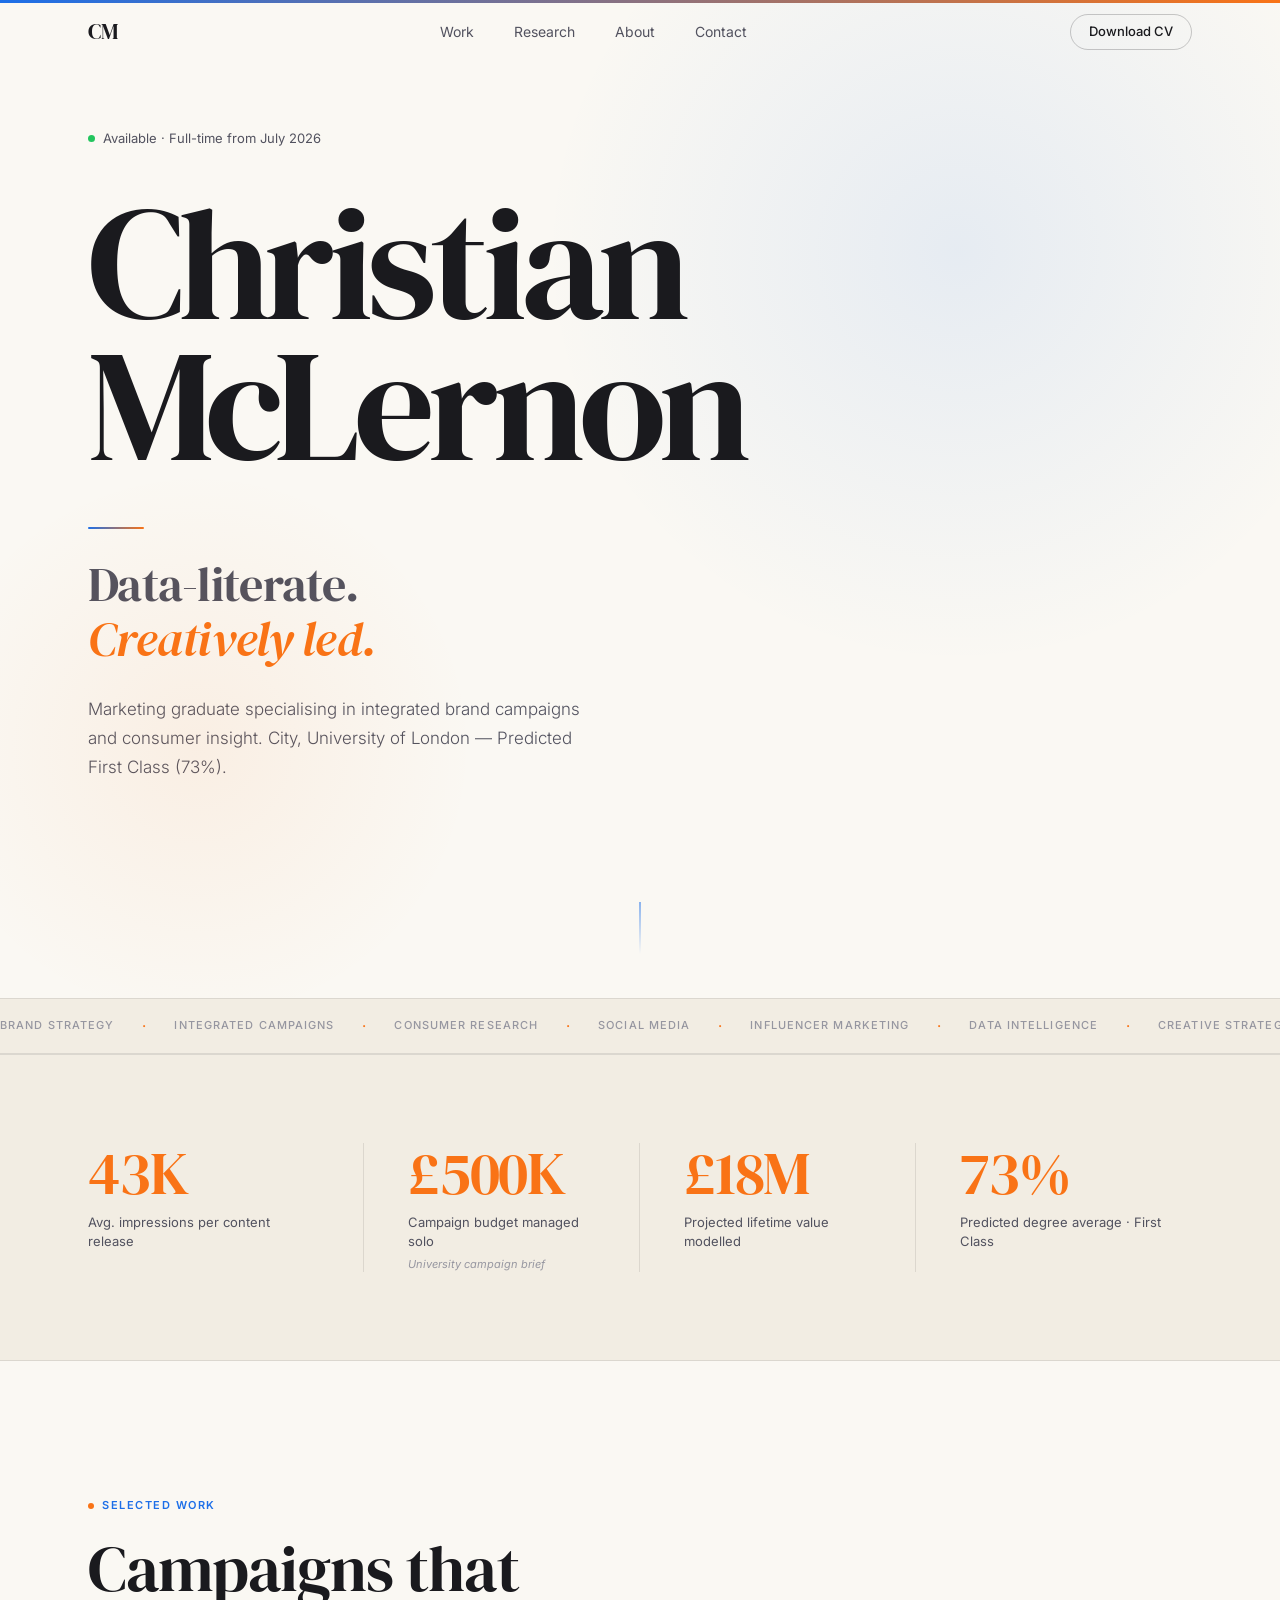
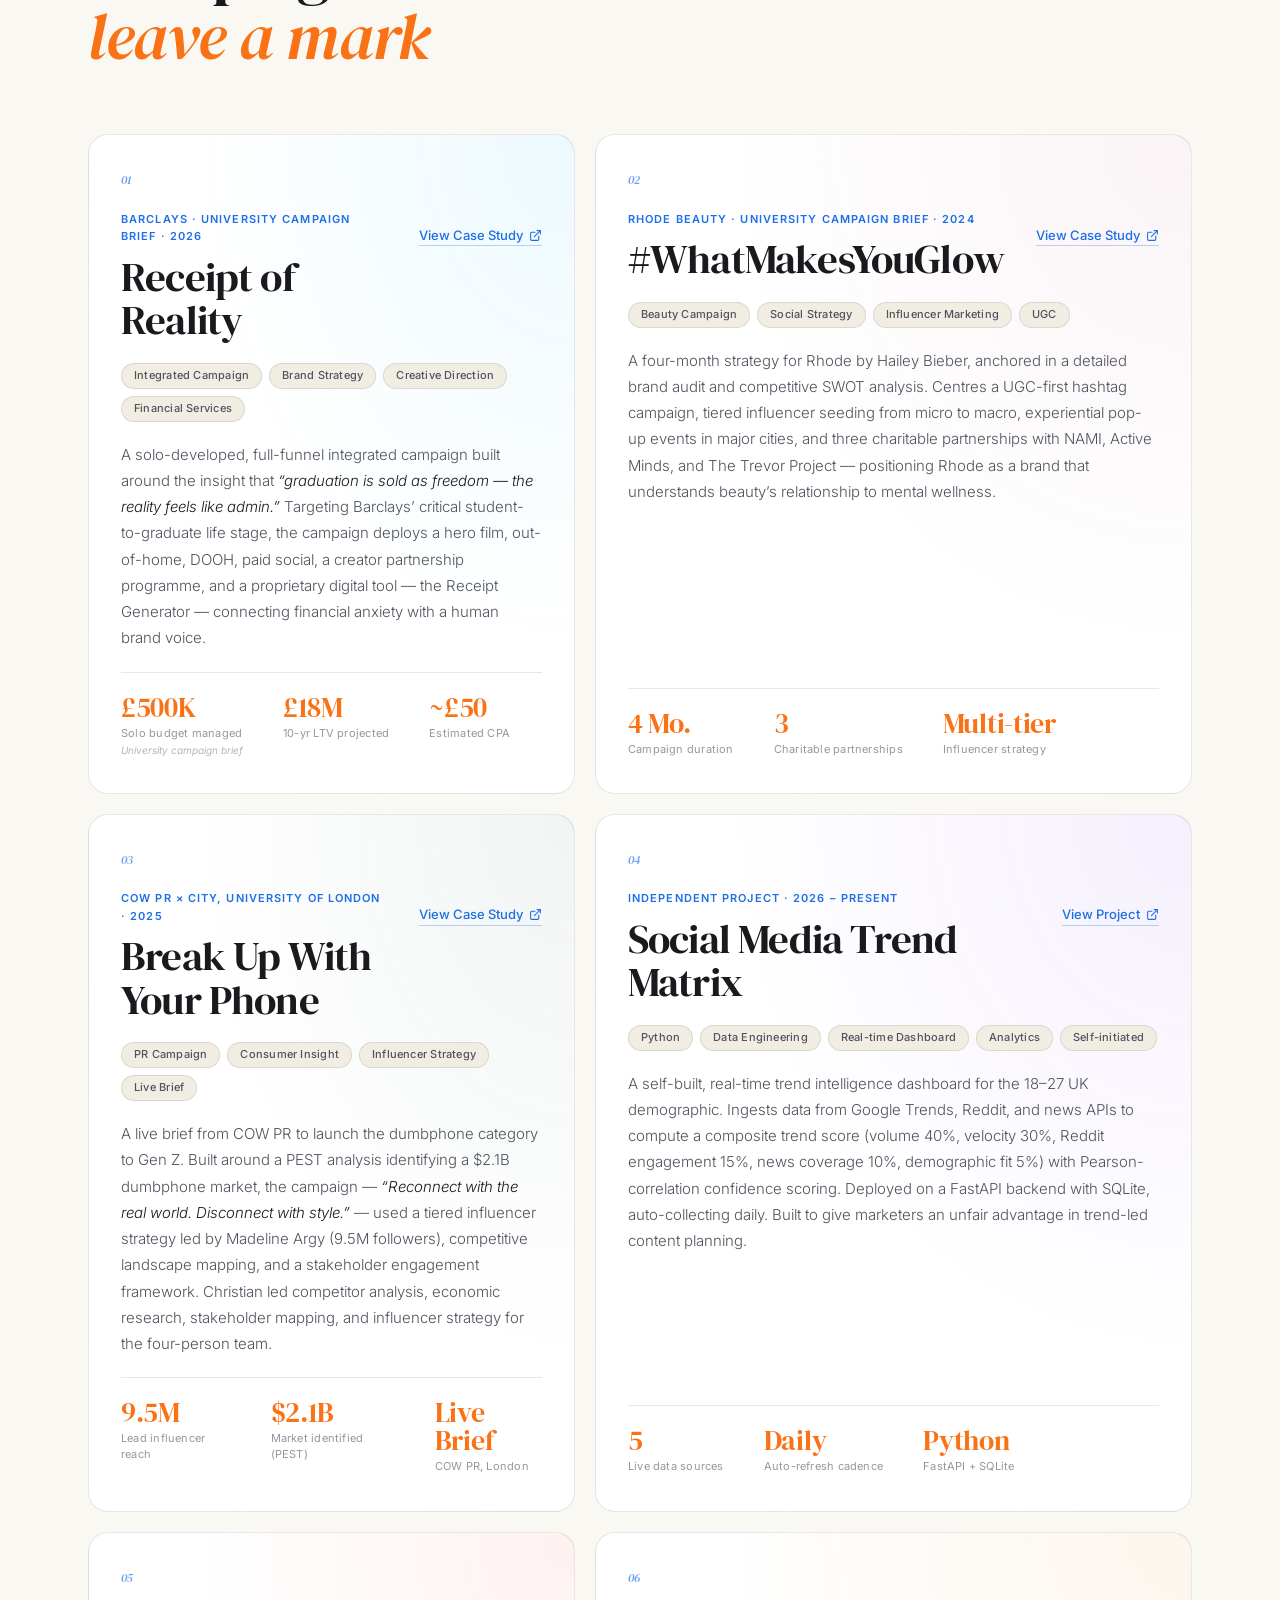
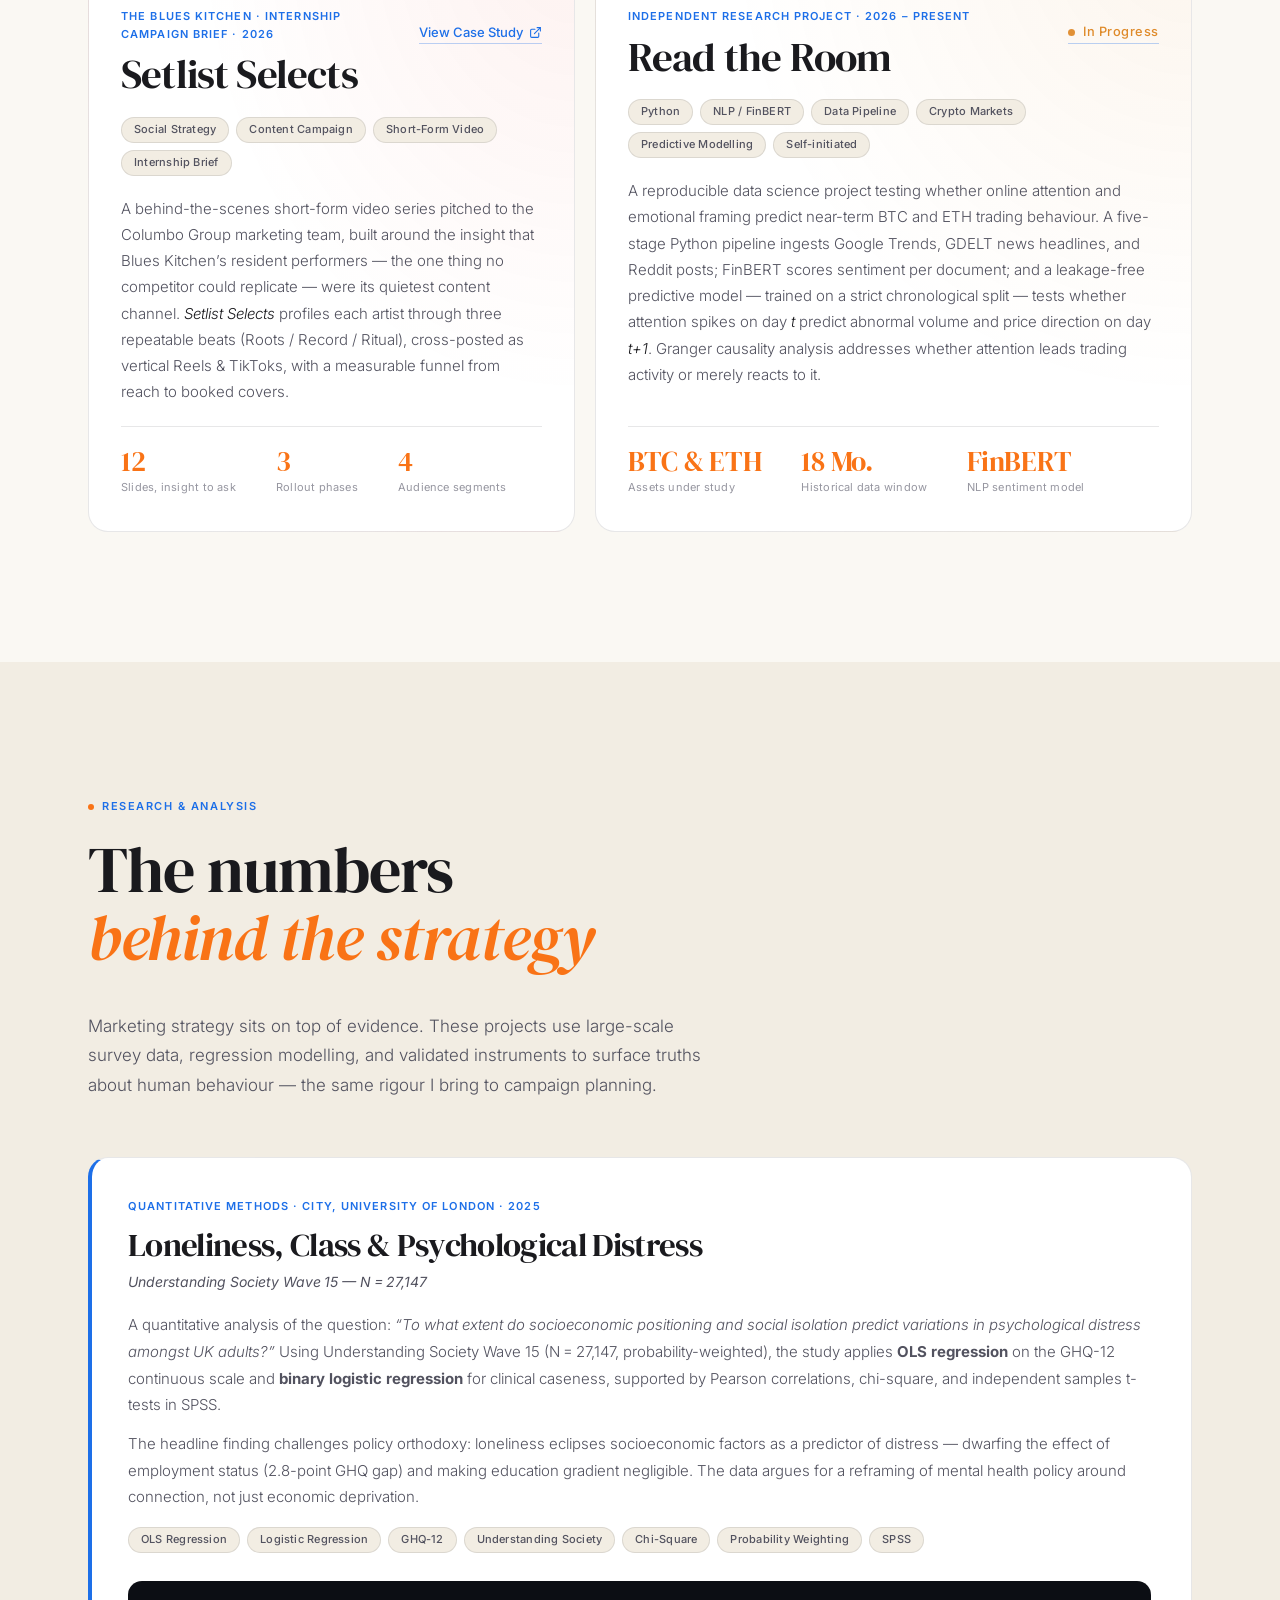
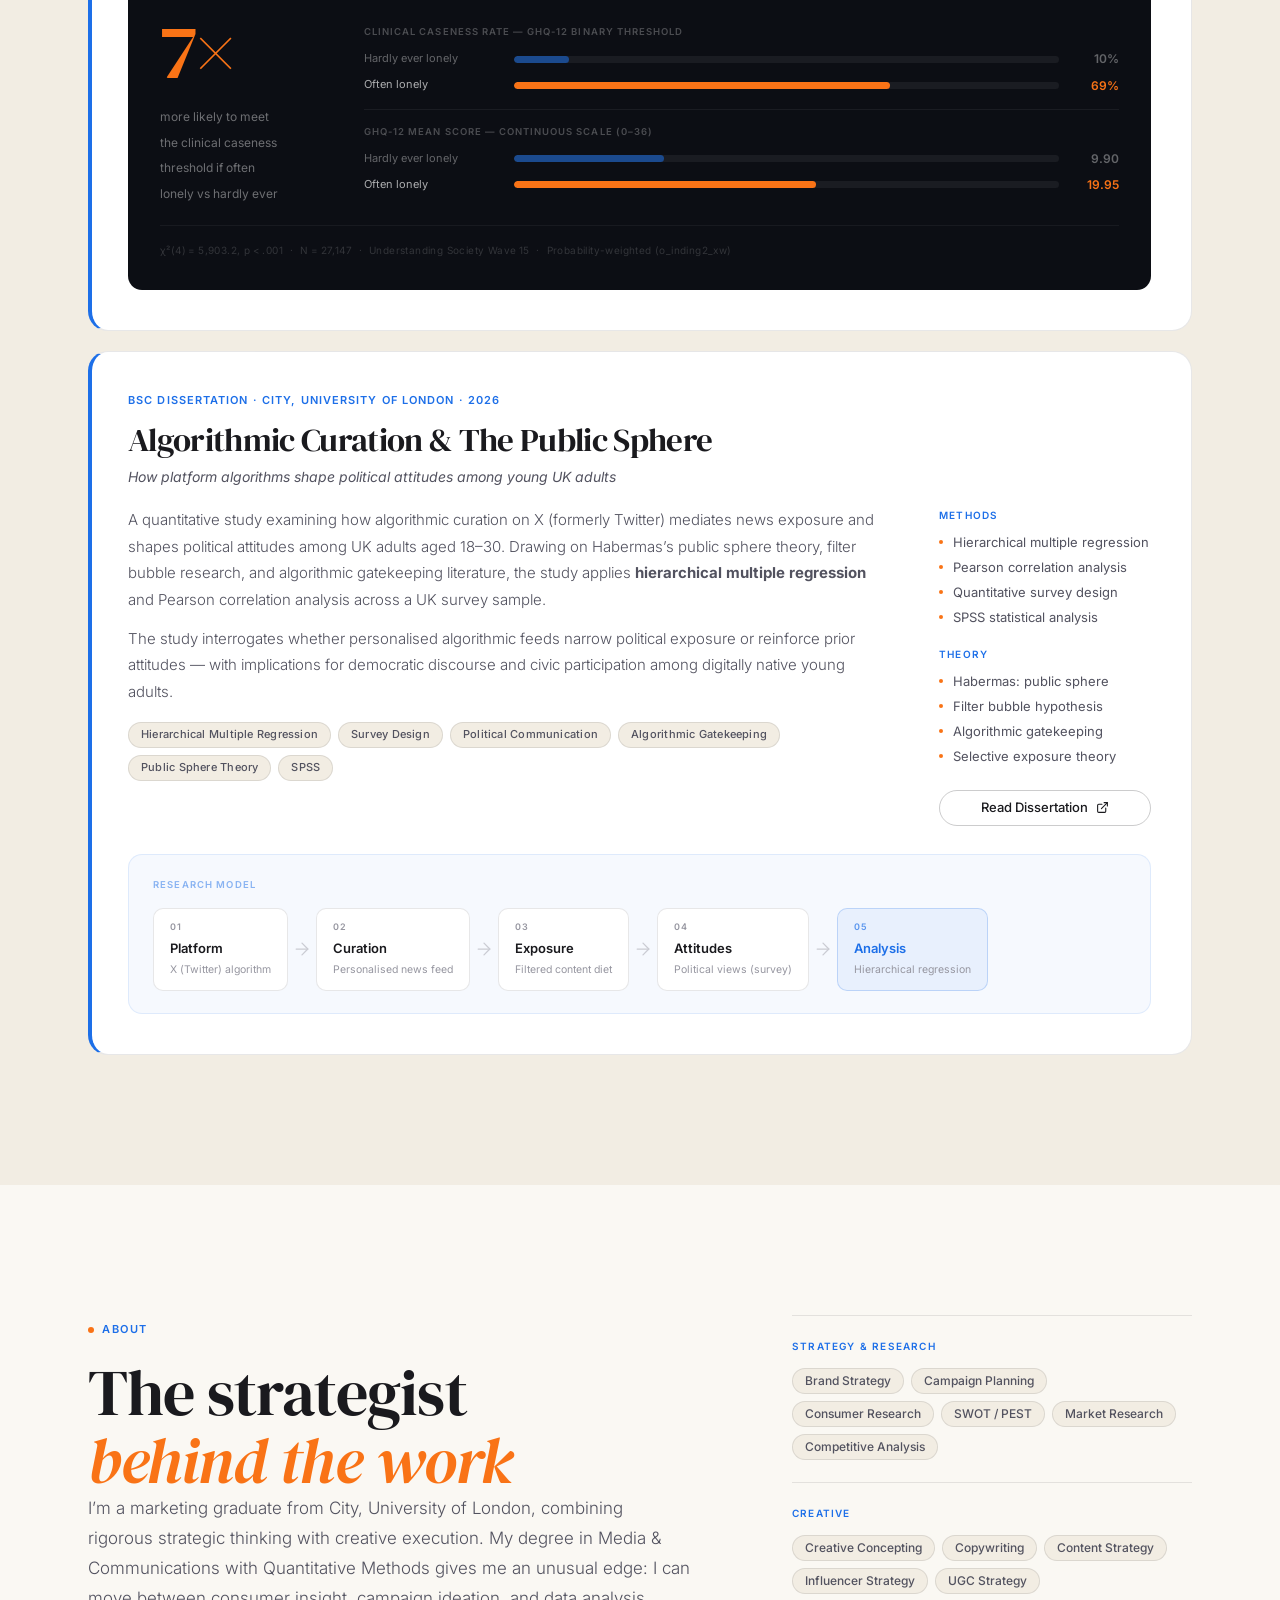
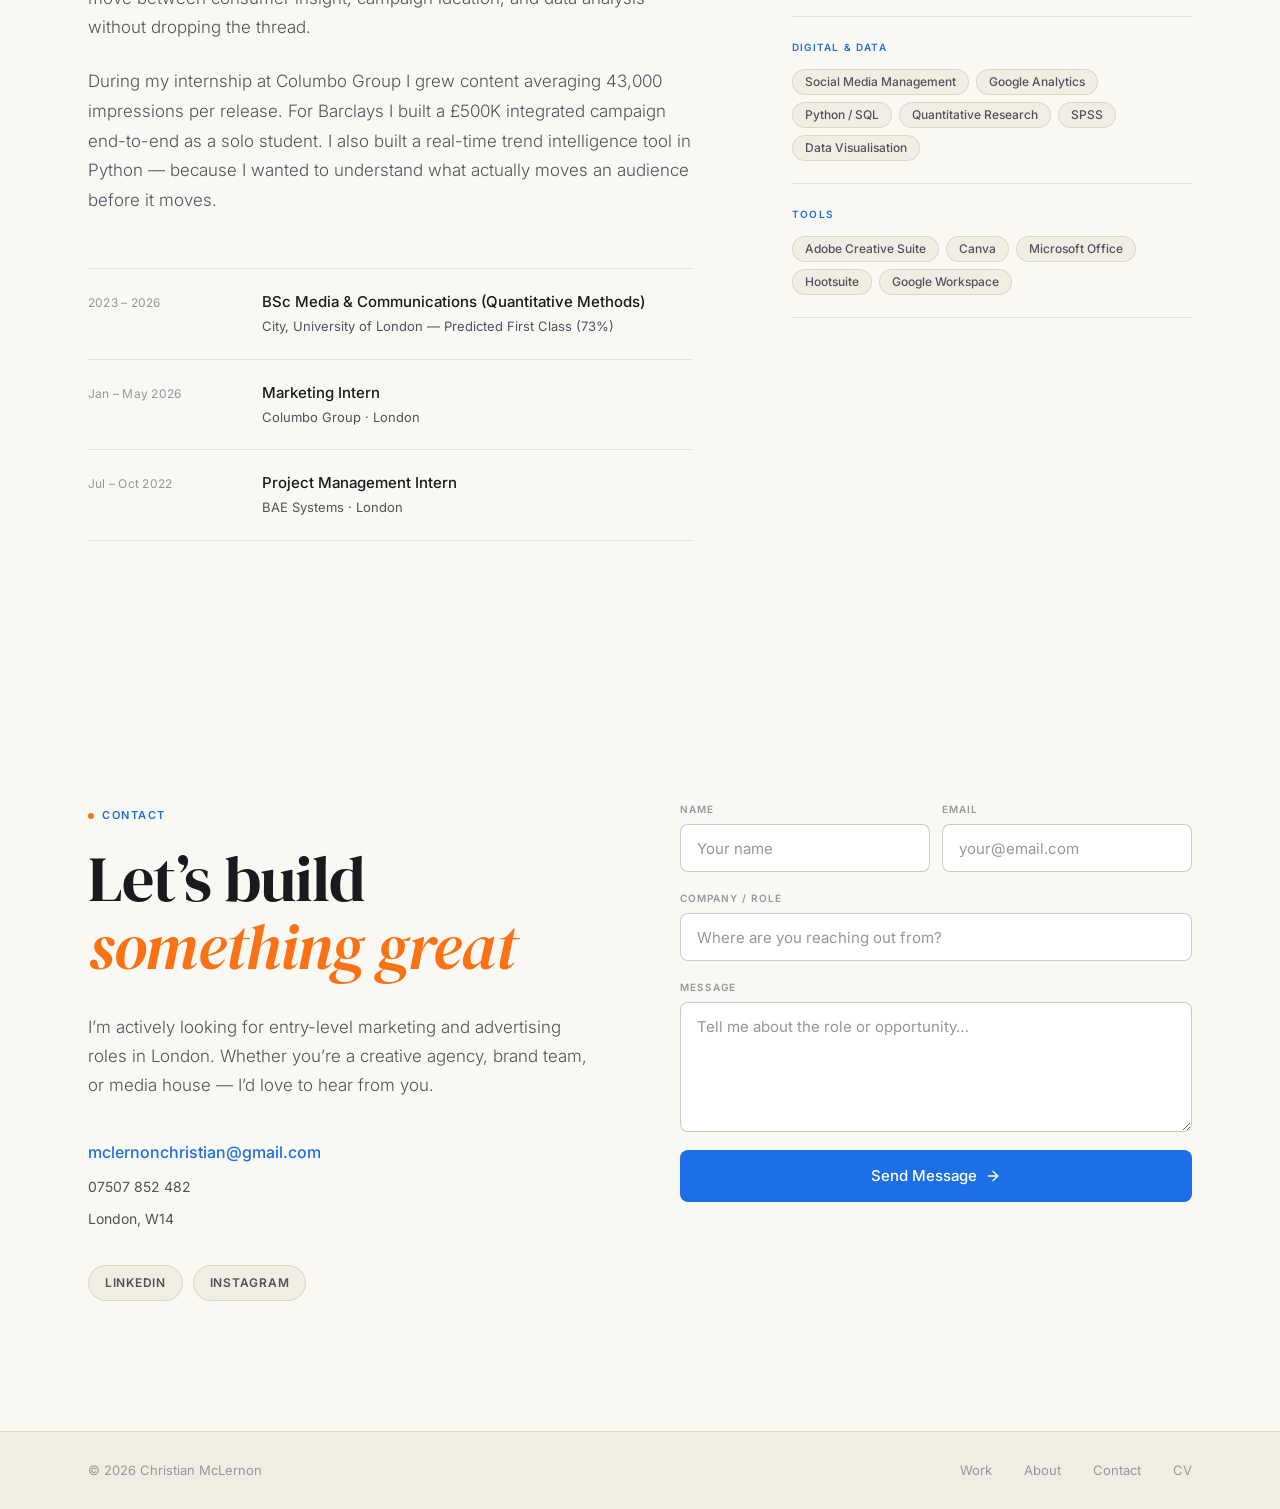
<file: index.html>
<!DOCTYPE html>
<html lang="en">
<head>
  <meta charset="UTF-8" />
  <meta name="viewport" content="width=device-width, initial-scale=1.0" />
  <title>Christian McLernon — Marketing Graduate</title>
  <meta name="description" content="Marketing graduate specialising in brand strategy, integrated campaigns, and consumer insight. City, University of London — Predicted First Class. Available July 2026." />
  <meta property="og:title" content="Christian McLernon — Marketing Graduate" />
  <meta property="og:description" content="Data-literate. Creatively led. Marketing graduate from City, University of London." />
  <meta property="og:type" content="website" />
  <link rel="preconnect" href="https://fonts.googleapis.com" />
  <link rel="preconnect" href="https://fonts.gstatic.com" crossorigin />
  <link href="https://fonts.googleapis.com/css2?family=DM+Serif+Display:ital@0;1&family=Inter:wght@300;400;500;600&display=swap" rel="stylesheet" />
  <link rel="stylesheet" href="css/styles.css" />
  <style>
    /* Per-project card hover shadows */
    .project--barclays:hover  { box-shadow: 0 24px 64px rgba(0,174,239,.13)  !important; border-color: rgba(0,174,239,.22)  !important; }
    .project--rhode:hover     { box-shadow: 0 24px 64px rgba(184,92,117,.13) !important; border-color: rgba(184,92,117,.22) !important; }
    .project--cowpr:hover     { box-shadow: 0 24px 64px rgba(45,106,79,.13)  !important; border-color: rgba(45,106,79,.22)  !important; }
    .project--matrix:hover    { box-shadow: 0 24px 64px rgba(109,40,217,.13) !important; border-color: rgba(109,40,217,.22) !important; }
    .project--setlist:hover   { box-shadow: 0 24px 64px rgba(232,65,42,.13)  !important; border-color: rgba(232,65,42,.22)  !important; }
    .project--atoa:hover      { box-shadow: 0 24px 64px rgba(217,119,6,.13)   !important; border-color: rgba(217,119,6,.22)   !important; }
    @keyframes pulse { 0%, 100% { opacity: 1; transform: scale(1); } 50% { opacity: 0.5; transform: scale(0.85); } }
  </style>
</head>
<body>

  <!-- Navigation -->
  <nav class="nav" id="nav">
    <div class="nav-inner container">
      <a href="/" class="nav-logo">CM</a>
      <ul class="nav-links">
        <li><a href="#work" class="nav-link">Work</a></li>
        <li><a href="#research" class="nav-link">Research</a></li>
        <li><a href="#about" class="nav-link">About</a></li>
        <li><a href="#contact" class="nav-link">Contact</a></li>
      </ul>
      <a href="assets/Christian_McLernon_CV_Hybrid.pdf" target="_blank" rel="noopener" class="nav-cv btn btn-ghost btn-sm">Download CV</a>
      <button class="nav-menu-btn" id="menuBtn" aria-label="Toggle menu" aria-expanded="false">
        <span></span><span></span>
      </button>
    </div>
  </nav>

  <!-- Mobile Menu -->
  <div class="mobile-menu" id="mobileMenu" aria-hidden="true">
    <ul class="mobile-nav-links">
      <li><a href="#work" class="mobile-nav-link">Work</a></li>
      <li><a href="#research" class="mobile-nav-link">Research</a></li>
      <li><a href="#about" class="mobile-nav-link">About</a></li>
      <li><a href="#contact" class="mobile-nav-link">Contact</a></li>
      <li><a href="assets/Christian_McLernon_CV_Hybrid.pdf" target="_blank" rel="noopener" class="mobile-nav-link">CV</a></li>
    </ul>
  </div>

  <!-- Hero -->
  <section class="hero" id="hero">
    <div class="hero-inner container">

      <div class="hero-eyebrow reveal">
        <span class="status-dot"></span>
        Available &middot; Full-time from July 2026
      </div>

      <h1 class="hero-name reveal">
        Christian<br />McLernon
      </h1>

      <div class="hero-rule reveal"></div>

      <p class="hero-tagline reveal">
        Data-literate.<br /><em>Creatively led.</em>
      </p>

      <p class="hero-desc reveal">
        Marketing graduate specialising in integrated brand campaigns and consumer insight.
        City, University of London &mdash; Predicted First Class (73%).
      </p>

      <div class="hero-ctas reveal">
        <a href="#work" class="btn btn-primary">View My Work</a>
        <a href="assets/Christian_McLernon_CV_Hybrid.pdf" target="_blank" rel="noopener" class="btn btn-ghost">
          Download CV
          <svg width="14" height="14" viewBox="0 0 24 24" fill="none" stroke="currentColor" stroke-width="2" stroke-linecap="round" stroke-linejoin="round" aria-hidden="true"><path d="M21 15v4a2 2 0 0 1-2 2H5a2 2 0 0 1-2-2v-4"/><polyline points="7 10 12 15 17 10"/><line x1="12" y1="15" x2="12" y2="3"/></svg>
        </a>
      </div>

    </div>
    <div class="hero-scroll-indicator" aria-hidden="true">
      <div class="scroll-line"></div>
    </div>
  </section>

  <!-- Marquee -->
  <div class="marquee-wrapper" aria-hidden="true">
    <div class="marquee-track">
      <span>Brand Strategy</span><span class="sep">&middot;</span>
      <span>Integrated Campaigns</span><span class="sep">&middot;</span>
      <span>Consumer Research</span><span class="sep">&middot;</span>
      <span>Social Media</span><span class="sep">&middot;</span>
      <span>Influencer Marketing</span><span class="sep">&middot;</span>
      <span>Data Intelligence</span><span class="sep">&middot;</span>
      <span>Creative Strategy</span><span class="sep">&middot;</span>
      <span>Campaign Planning</span><span class="sep">&middot;</span>
      <span>Brand Positioning</span><span class="sep">&middot;</span>
      <span>Quantitative Analysis</span><span class="sep">&middot;</span>
      <span>Brand Strategy</span><span class="sep">&middot;</span>
      <span>Integrated Campaigns</span><span class="sep">&middot;</span>
      <span>Consumer Research</span><span class="sep">&middot;</span>
      <span>Social Media</span><span class="sep">&middot;</span>
      <span>Influencer Marketing</span><span class="sep">&middot;</span>
      <span>Data Intelligence</span><span class="sep">&middot;</span>
      <span>Creative Strategy</span><span class="sep">&middot;</span>
      <span>Campaign Planning</span><span class="sep">&middot;</span>
      <span>Brand Positioning</span><span class="sep">&middot;</span>
      <span>Quantitative Analysis</span><span class="sep">&middot;</span>
    </div>
  </div>

  <!-- Stats Band -->
  <div class="stats-band" id="stats">
    <div class="container">
      <div class="stats-grid">

        <div class="stat reveal">
          <div class="stat-number" data-count="43" data-suffix="K">43K</div>
          <div class="stat-label">Avg. impressions per content release</div>
        </div>

        <div class="stat reveal">
          <div class="stat-number" data-prefix="&pound;" data-count="500" data-suffix="K">&pound;500K</div>
          <div class="stat-label">Campaign budget managed solo</div>
          <div class="stat-preface">University campaign brief</div>
        </div>

        <div class="stat reveal">
          <div class="stat-number" data-prefix="&pound;" data-count="18" data-suffix="M">&pound;18M</div>
          <div class="stat-label">Projected lifetime value modelled</div>
        </div>

        <div class="stat reveal">
          <div class="stat-number" data-count="73" data-suffix="%">73%</div>
          <div class="stat-label">Predicted degree average &middot; First Class</div>
        </div>

      </div>
    </div>
  </div>

  <!-- Work -->
  <section class="work section" id="work">
    <div class="container">

      <div class="section-header">
        <span class="section-label reveal">Selected Work</span>
        <h2 class="section-title reveal">Campaigns that<br /><em>leave a mark</em></h2>
      </div>

      <div class="work-list">

        <!-- 01 — Receipt of Reality -->
        <article class="project project--barclays reveal" style="background: radial-gradient(ellipse at 100% 0%, rgba(0,174,239,.07) 0%, transparent 55%), #ffffff;">
          <div class="project-num">01</div>
          <div class="project-body">
            <div class="project-header">
              <div>
                <div class="project-client">Barclays &middot; University Campaign Brief &middot; 2026</div>
                <h3 class="project-title">Receipt of Reality</h3>
              </div>
              <a href="work/receipt-of-reality.html" class="project-cta">
                View Case Study
                <svg width="13" height="13" viewBox="0 0 24 24" fill="none" stroke="currentColor" stroke-width="2" stroke-linecap="round" stroke-linejoin="round" aria-hidden="true"><path d="M18 13v6a2 2 0 0 1-2 2H5a2 2 0 0 1-2-2V8a2 2 0 0 1 2-2h6"/><polyline points="15 3 21 3 21 9"/><line x1="10" y1="14" x2="21" y2="3"/></svg>
              </a>
            </div>
            <div class="project-tags">
              <span class="tag">Integrated Campaign</span>
              <span class="tag">Brand Strategy</span>
              <span class="tag">Creative Direction</span>
              <span class="tag">Financial Services</span>
            </div>
            <p class="project-desc">
              A solo-developed, full-funnel integrated campaign built around the insight that
              <em>&ldquo;graduation is sold as freedom &mdash; the reality feels like admin.&rdquo;</em>
              Targeting Barclays&rsquo; critical student-to-graduate life stage, the campaign deploys a hero film,
              out-of-home, DOOH, paid social, a creator partnership programme, and a proprietary
              digital tool &mdash; the Receipt Generator &mdash; connecting financial anxiety with a human brand voice.
            </p>
            <div class="project-metrics">
              <div class="metric">
                <span class="metric-value">&pound;500K</span>
                <span class="metric-label">Solo budget managed</span>
                <span class="metric-note">University campaign brief</span>
              </div>
              <div class="metric">
                <span class="metric-value">&pound;18M</span>
                <span class="metric-label">10-yr LTV projected</span>
              </div>
              <div class="metric">
                <span class="metric-value">~&pound;50</span>
                <span class="metric-label">Estimated CPA</span>
              </div>
            </div>
          </div>
        </article>

        <!-- 02 — #WhatMakesYouGlow -->
        <article class="project project--rhode reveal" style="background: radial-gradient(ellipse at 100% 0%, rgba(184,92,117,.07) 0%, transparent 55%), #ffffff;">
          <div class="project-num">02</div>
          <div class="project-body">
            <div class="project-header">
              <div>
                <div class="project-client">Rhode Beauty &middot; University Campaign Brief &middot; 2024</div>
                <h3 class="project-title">#WhatMakesYouGlow</h3>
              </div>
              <a href="work/what-makes-you-glow.html" class="project-cta">
                View Case Study
                <svg width="13" height="13" viewBox="0 0 24 24" fill="none" stroke="currentColor" stroke-width="2" stroke-linecap="round" stroke-linejoin="round" aria-hidden="true"><path d="M18 13v6a2 2 0 0 1-2 2H5a2 2 0 0 1-2-2V8a2 2 0 0 1 2-2h6"/><polyline points="15 3 21 3 21 9"/><line x1="10" y1="14" x2="21" y2="3"/></svg>
              </a>
            </div>
            <div class="project-tags">
              <span class="tag">Beauty Campaign</span>
              <span class="tag">Social Strategy</span>
              <span class="tag">Influencer Marketing</span>
              <span class="tag">UGC</span>
            </div>
            <p class="project-desc">
              A four-month strategy for Rhode by Hailey Bieber, anchored in a detailed brand audit and competitive
              SWOT analysis. Centres a UGC-first hashtag campaign, tiered influencer seeding from micro to macro,
              experiential pop-up events in major cities, and three charitable partnerships with NAMI, Active Minds,
              and The Trevor Project &mdash; positioning Rhode as a brand that understands beauty&rsquo;s relationship to mental wellness.
            </p>
            <div class="project-metrics">
              <div class="metric">
                <span class="metric-value">4 Mo.</span>
                <span class="metric-label">Campaign duration</span>
              </div>
              <div class="metric">
                <span class="metric-value">3</span>
                <span class="metric-label">Charitable partnerships</span>
              </div>
              <div class="metric">
                <span class="metric-value">Multi-tier</span>
                <span class="metric-label">Influencer strategy</span>
              </div>
            </div>
          </div>
        </article>

        <!-- 03 — Break Up With Your Phone -->
        <article class="project project--cowpr reveal" style="background: radial-gradient(ellipse at 100% 0%, rgba(45,106,79,.07) 0%, transparent 55%), #ffffff;">
          <div class="project-num">03</div>
          <div class="project-body">
            <div class="project-header">
              <div>
                <div class="project-client">COW PR &times; City, University of London &middot; 2025</div>
                <h3 class="project-title">Break Up With Your Phone</h3>
              </div>
              <a href="work/break-up-with-your-phone.html" class="project-cta">
                View Case Study
                <svg width="13" height="13" viewBox="0 0 24 24" fill="none" stroke="currentColor" stroke-width="2" stroke-linecap="round" stroke-linejoin="round" aria-hidden="true"><path d="M18 13v6a2 2 0 0 1-2 2H5a2 2 0 0 1-2-2V8a2 2 0 0 1 2-2h6"/><polyline points="15 3 21 3 21 9"/><line x1="10" y1="14" x2="21" y2="3"/></svg>
              </a>
            </div>
            <div class="project-tags">
              <span class="tag">PR Campaign</span>
              <span class="tag">Consumer Insight</span>
              <span class="tag">Influencer Strategy</span>
              <span class="tag">Live Brief</span>
            </div>
            <p class="project-desc">
              A live brief from COW PR to launch the dumbphone category to Gen Z.
              Built around a PEST analysis identifying a $2.1B dumbphone market, the campaign &mdash;
              <em>&ldquo;Reconnect with the real world. Disconnect with style.&rdquo;</em> &mdash; used a tiered influencer
              strategy led by Madeline Argy (9.5M followers), competitive landscape mapping, and a
              stakeholder engagement framework. Christian led competitor analysis, economic research,
              stakeholder mapping, and influencer strategy for the four-person team.
            </p>
            <div class="project-metrics">
              <div class="metric">
                <span class="metric-value">9.5M</span>
                <span class="metric-label">Lead influencer reach</span>
              </div>
              <div class="metric">
                <span class="metric-value">$2.1B</span>
                <span class="metric-label">Market identified (PEST)</span>
              </div>
              <div class="metric">
                <span class="metric-value">Live Brief</span>
                <span class="metric-label">COW PR, London</span>
              </div>
            </div>
          </div>
        </article>

        <!-- 04 — Trend Matrix -->
        <article class="project project--matrix reveal" style="background: radial-gradient(ellipse at 100% 0%, rgba(109,40,217,.07) 0%, transparent 55%), #ffffff;">
          <div class="project-num">04</div>
          <div class="project-body">
            <div class="project-header">
              <div>
                <div class="project-client">Independent Project &middot; 2026 &ndash; Present</div>
                <h3 class="project-title">Social Media Trend Matrix</h3>
              </div>
              <a href="work/trend-matrix.html" class="project-cta">
                View Project
                <svg width="13" height="13" viewBox="0 0 24 24" fill="none" stroke="currentColor" stroke-width="2" stroke-linecap="round" stroke-linejoin="round" aria-hidden="true"><path d="M18 13v6a2 2 0 0 1-2 2H5a2 2 0 0 1-2-2V8a2 2 0 0 1 2-2h6"/><polyline points="15 3 21 3 21 9"/><line x1="10" y1="14" x2="21" y2="3"/></svg>
              </a>
            </div>
            <div class="project-tags">
              <span class="tag">Python</span>
              <span class="tag">Data Engineering</span>
              <span class="tag">Real-time Dashboard</span>
              <span class="tag">Analytics</span>
              <span class="tag">Self-initiated</span>
            </div>
            <p class="project-desc">
              A self-built, real-time trend intelligence dashboard for the 18&ndash;27 UK demographic.
              Ingests data from Google Trends, Reddit, and news APIs to compute a composite trend score
              (volume 40%, velocity 30%, Reddit engagement 15%, news coverage 10%, demographic fit 5%)
              with Pearson-correlation confidence scoring. Deployed on a FastAPI backend with SQLite,
              auto-collecting daily. Built to give marketers an unfair advantage in trend-led content planning.
            </p>
            <div class="project-metrics">
              <div class="metric">
                <span class="metric-value">5</span>
                <span class="metric-label">Live data sources</span>
              </div>
              <div class="metric">
                <span class="metric-value">Daily</span>
                <span class="metric-label">Auto-refresh cadence</span>
              </div>
              <div class="metric">
                <span class="metric-value">Python</span>
                <span class="metric-label">FastAPI + SQLite</span>
              </div>
            </div>
          </div>
        </article>

        <!-- 05 — Setlist Selects -->
        <article class="project project--setlist reveal" style="background: radial-gradient(ellipse at 100% 0%, rgba(232,65,42,.07) 0%, transparent 55%), #ffffff;">
          <div class="project-num">05</div>
          <div class="project-body">
            <div class="project-header">
              <div>
                <div class="project-client">The Blues Kitchen &middot; Internship Campaign Brief &middot; 2026</div>
                <h3 class="project-title">Setlist Selects</h3>
              </div>
              <a href="work/setlist-selects.html" class="project-cta">
                View Case Study
                <svg width="13" height="13" viewBox="0 0 24 24" fill="none" stroke="currentColor" stroke-width="2" stroke-linecap="round" stroke-linejoin="round" aria-hidden="true"><path d="M18 13v6a2 2 0 0 1-2 2H5a2 2 0 0 1-2-2V8a2 2 0 0 1 2-2h6"/><polyline points="15 3 21 3 21 9"/><line x1="10" y1="14" x2="21" y2="3"/></svg>
              </a>
            </div>
            <div class="project-tags">
              <span class="tag">Social Strategy</span>
              <span class="tag">Content Campaign</span>
              <span class="tag">Short-Form Video</span>
              <span class="tag">Internship Brief</span>
            </div>
            <p class="project-desc">
              A behind-the-scenes short-form video series pitched to the Columbo Group marketing team, built around
              the insight that Blues Kitchen&rsquo;s resident performers &mdash; the one thing no competitor could replicate
              &mdash; were its quietest content channel. <em>Setlist Selects</em> profiles each artist through three
              repeatable beats (Roots / Record / Ritual), cross-posted as vertical Reels &amp; TikToks, with a
              measurable funnel from reach to booked covers.
            </p>
            <div class="project-metrics">
              <div class="metric">
                <span class="metric-value">12</span>
                <span class="metric-label">Slides, insight to ask</span>
              </div>
              <div class="metric">
                <span class="metric-value">3</span>
                <span class="metric-label">Rollout phases</span>
              </div>
              <div class="metric">
                <span class="metric-value">4</span>
                <span class="metric-label">Audience segments</span>
              </div>
            </div>
          </div>
        </article>

        <!-- 06 — Attention → Action -->
        <article class="project project--atoa reveal" style="background: radial-gradient(ellipse at 100% 0%, rgba(217,119,6,.07) 0%, transparent 55%), #ffffff;">
          <div class="project-num">06</div>
          <div class="project-body">
            <div class="project-header">
              <div>
                <div class="project-client">Independent Research Project &middot; 2026 &ndash; Present</div>
                <h3 class="project-title">Read the Room</h3>
              </div>
              <span class="project-cta" style="display:inline-flex; align-items:center; gap:8px; color: rgba(217,119,6,.85); font-size: 0.8rem; font-weight: 500; letter-spacing: 0.04em; cursor: default;">
                <span style="width:7px; height:7px; border-radius:50%; background: rgba(217,119,6,.8); animation: pulse 2s infinite;"></span>
                In Progress
              </span>
            </div>
            <div class="project-tags">
              <span class="tag">Python</span>
              <span class="tag">NLP / FinBERT</span>
              <span class="tag">Data Pipeline</span>
              <span class="tag">Crypto Markets</span>
              <span class="tag">Predictive Modelling</span>
              <span class="tag">Self-initiated</span>
            </div>
            <p class="project-desc">
              A reproducible data science project testing whether online attention and emotional framing predict
              near-term BTC and ETH trading behaviour. A five-stage Python pipeline ingests Google Trends,
              GDELT news headlines, and Reddit posts; FinBERT scores sentiment per document; and a leakage-free
              predictive model &mdash; trained on a strict chronological split &mdash; tests whether attention
              spikes on day <em>t</em> predict abnormal volume and price direction on day <em>t+1</em>.
              Granger causality analysis addresses whether attention leads trading activity or merely reacts to it.
            </p>
            <div class="project-metrics">
              <div class="metric">
                <span class="metric-value">BTC &amp; ETH</span>
                <span class="metric-label">Assets under study</span>
              </div>
              <div class="metric">
                <span class="metric-value">18 Mo.</span>
                <span class="metric-label">Historical data window</span>
              </div>
              <div class="metric">
                <span class="metric-value">FinBERT</span>
                <span class="metric-label">NLP sentiment model</span>
              </div>
            </div>
          </div>
        </article>

      </div>
    </div>
  </section>

  <!-- Research & Analysis -->
  <section class="research section" id="research">
    <div class="container">

      <div class="section-header">
        <span class="section-label reveal">Research &amp; Analysis</span>
        <h2 class="section-title reveal">The numbers<br /><em>behind the strategy</em></h2>
      </div>

      <p class="research-intro reveal">
        Marketing strategy sits on top of evidence. These projects use large-scale survey data,
        regression modelling, and validated instruments to surface truths about human behaviour
        &mdash; the same rigour I bring to campaign planning.
      </p>

      <div class="research-list">

        <!-- SG3093 — leads because the data viz is most striking -->
        <article class="research-card reveal">
          <div class="research-card-type">Quantitative Methods &middot; City, University of London &middot; 2025</div>
          <h3 class="research-card-title">Loneliness, Class &amp; Psychological Distress</h3>
          <p class="research-card-sub">Understanding Society Wave&thinsp;15 &mdash; N&thinsp;=&thinsp;27,147</p>

          <p class="research-card-desc" style="margin-top: 20px;">
            A quantitative analysis of the question: <em>&ldquo;To what extent do socioeconomic positioning and social
            isolation predict variations in psychological distress amongst UK adults?&rdquo;</em>
            Using Understanding Society Wave&nbsp;15 (N&thinsp;=&thinsp;27,147, probability-weighted), the study applies
            <strong>OLS regression</strong> on the GHQ-12 continuous scale and <strong>binary logistic regression</strong>
            for clinical caseness, supported by Pearson correlations, chi-square, and independent samples t-tests in SPSS.
          </p>
          <p class="research-card-desc" style="margin-top: 12px;">
            The headline finding challenges policy orthodoxy: loneliness eclipses socioeconomic factors as a predictor
            of distress &mdash; dwarfing the effect of employment status (2.8-point GHQ gap) and making education
            gradient negligible. The data argues for a reframing of mental health policy around connection, not just
            economic deprivation.
          </p>

          <div class="project-tags" style="margin-top: 16px; margin-bottom: 28px;">
            <span class="tag">OLS Regression</span>
            <span class="tag">Logistic Regression</span>
            <span class="tag">GHQ-12</span>
            <span class="tag">Understanding Society</span>
            <span class="tag">Chi-Square</span>
            <span class="tag">Probability Weighting</span>
            <span class="tag">SPSS</span>
          </div>

          <!-- Animated data panel -->
          <div class="rc-data" data-bar-panel>
            <div class="rc-data-inner">
              <div class="rc-hero">
                <span class="rc-hero-num">7&times;</span>
                <span class="rc-hero-caption">more likely to meet<br />the clinical caseness<br />threshold if often<br />lonely vs hardly ever</span>
              </div>
              <div class="rc-charts">
                <div class="rc-chart-group">
                  <div class="rc-chart-title">Clinical caseness rate &mdash; GHQ-12 binary threshold</div>
                  <div class="rc-bar-row">
                    <span class="rc-bar-label">Hardly ever lonely</span>
                    <div class="rc-bar-track"><div class="rbar-fill rbar-fill--lo" data-w="10%"></div></div>
                    <span class="rc-bar-val">10%</span>
                  </div>
                  <div class="rc-bar-row">
                    <span class="rc-bar-label rc-bar-label--hi">Often lonely</span>
                    <div class="rc-bar-track"><div class="rbar-fill rbar-fill--hi" data-w="69%"></div></div>
                    <span class="rc-bar-val rc-bar-val--hi">69%</span>
                  </div>
                </div>
                <div class="rc-chart-sep"></div>
                <div class="rc-chart-group">
                  <div class="rc-chart-title">GHQ-12 mean score &mdash; continuous scale (0&ndash;36)</div>
                  <div class="rc-bar-row">
                    <span class="rc-bar-label">Hardly ever lonely</span>
                    <div class="rc-bar-track"><div class="rbar-fill rbar-fill--lo" data-w="27.5%"></div></div>
                    <span class="rc-bar-val">9.90</span>
                  </div>
                  <div class="rc-bar-row">
                    <span class="rc-bar-label rc-bar-label--hi">Often lonely</span>
                    <div class="rc-bar-track"><div class="rbar-fill rbar-fill--hi" data-w="55.4%"></div></div>
                    <span class="rc-bar-val rc-bar-val--hi">19.95</span>
                  </div>
                </div>
              </div>
            </div>
            <div class="rc-data-note">&chi;&sup2;(4)&thinsp;=&thinsp;5,903.2, p&thinsp;&lt;&thinsp;.001 &nbsp;&middot;&nbsp; N&thinsp;=&thinsp;27,147 &nbsp;&middot;&nbsp; Understanding Society Wave&thinsp;15 &nbsp;&middot;&nbsp; Probability-weighted (o_inding2_xw)</div>
          </div>
        </article>

        <!-- Dissertation -->
        <article class="research-card reveal">
          <div class="research-card-type">BSc Dissertation &middot; City, University of London &middot; 2026</div>
          <h3 class="research-card-title">Algorithmic Curation &amp; The Public Sphere</h3>
          <p class="research-card-sub">How platform algorithms shape political attitudes among young UK adults</p>

          <div class="rc-body-grid" style="margin-top: 20px;">
            <div class="rc-body-text">
              <p class="research-card-desc">
                A quantitative study examining how algorithmic curation on X (formerly Twitter) mediates
                news exposure and shapes political attitudes among UK adults aged 18&ndash;30. Drawing on
                Habermas&rsquo;s public sphere theory, filter bubble research, and algorithmic gatekeeping
                literature, the study applies <strong>hierarchical multiple regression</strong> and
                Pearson correlation analysis across a UK survey sample.
              </p>
              <p class="research-card-desc" style="margin-top: 12px;">
                The study interrogates whether personalised algorithmic feeds narrow political exposure
                or reinforce prior attitudes &mdash; with implications for democratic discourse and
                civic participation among digitally native young adults.
              </p>
              <div class="project-tags" style="margin-top: 16px;">
                <span class="tag">Hierarchical Multiple Regression</span>
                <span class="tag">Survey Design</span>
                <span class="tag">Political Communication</span>
                <span class="tag">Algorithmic Gatekeeping</span>
                <span class="tag">Public Sphere Theory</span>
                <span class="tag">SPSS</span>
              </div>
            </div>
            <div class="rc-body-side">
              <div class="rc-method-block">
                <div class="rc-method-heading">Methods</div>
                <ul class="rc-method-list">
                  <li>Hierarchical multiple regression</li>
                  <li>Pearson correlation analysis</li>
                  <li>Quantitative survey design</li>
                  <li>SPSS statistical analysis</li>
                </ul>
              </div>
              <div class="rc-method-block">
                <div class="rc-method-heading">Theory</div>
                <ul class="rc-method-list">
                  <li>Habermas: public sphere</li>
                  <li>Filter bubble hypothesis</li>
                  <li>Algorithmic gatekeeping</li>
                  <li>Selective exposure theory</li>
                </ul>
              </div>
              <a href="assets/Algorithmic_Curation_Dissertation.pdf" target="_blank" rel="noopener" class="btn btn-ghost btn-sm" style="width: 100%; justify-content: center; margin-top: 4px;">
                Read Dissertation
                <svg width="13" height="13" viewBox="0 0 24 24" fill="none" stroke="currentColor" stroke-width="2" stroke-linecap="round" stroke-linejoin="round" aria-hidden="true"><path d="M18 13v6a2 2 0 0 1-2 2H5a2 2 0 0 1-2-2V8a2 2 0 0 1 2-2h6"/><polyline points="15 3 21 3 21 9"/><line x1="10" y1="14" x2="21" y2="3"/></svg>
              </a>
            </div>
          </div>

          <!-- Research model flow diagram -->
          <div class="rc-flow">
            <div class="rc-flow-label">Research Model</div>
            <div class="rc-flow-steps">
              <div class="rc-flow-step">
                <div class="rc-flow-step-num">01</div>
                <div class="rc-flow-step-title">Platform</div>
                <div class="rc-flow-step-sub">X (Twitter) algorithm</div>
              </div>
              <svg class="rc-flow-arr" width="20" height="20" viewBox="0 0 24 24" fill="none" stroke="currentColor" stroke-width="1.5" stroke-linecap="round" stroke-linejoin="round" aria-hidden="true"><line x1="5" y1="12" x2="19" y2="12"/><polyline points="12 5 19 12 12 19"/></svg>
              <div class="rc-flow-step">
                <div class="rc-flow-step-num">02</div>
                <div class="rc-flow-step-title">Curation</div>
                <div class="rc-flow-step-sub">Personalised news feed</div>
              </div>
              <svg class="rc-flow-arr" width="20" height="20" viewBox="0 0 24 24" fill="none" stroke="currentColor" stroke-width="1.5" stroke-linecap="round" stroke-linejoin="round" aria-hidden="true"><line x1="5" y1="12" x2="19" y2="12"/><polyline points="12 5 19 12 12 19"/></svg>
              <div class="rc-flow-step">
                <div class="rc-flow-step-num">03</div>
                <div class="rc-flow-step-title">Exposure</div>
                <div class="rc-flow-step-sub">Filtered content diet</div>
              </div>
              <svg class="rc-flow-arr" width="20" height="20" viewBox="0 0 24 24" fill="none" stroke="currentColor" stroke-width="1.5" stroke-linecap="round" stroke-linejoin="round" aria-hidden="true"><line x1="5" y1="12" x2="19" y2="12"/><polyline points="12 5 19 12 12 19"/></svg>
              <div class="rc-flow-step">
                <div class="rc-flow-step-num">04</div>
                <div class="rc-flow-step-title">Attitudes</div>
                <div class="rc-flow-step-sub">Political views (survey)</div>
              </div>
              <svg class="rc-flow-arr" width="20" height="20" viewBox="0 0 24 24" fill="none" stroke="currentColor" stroke-width="1.5" stroke-linecap="round" stroke-linejoin="round" aria-hidden="true"><line x1="5" y1="12" x2="19" y2="12"/><polyline points="12 5 19 12 12 19"/></svg>
              <div class="rc-flow-step rc-flow-step--method">
                <div class="rc-flow-step-num">05</div>
                <div class="rc-flow-step-title">Analysis</div>
                <div class="rc-flow-step-sub">Hierarchical regression</div>
              </div>
            </div>
          </div>
        </article>

      </div>
    </div>
  </section>

  <!-- About -->
  <section class="about section" id="about">
    <div class="container">
      <div class="about-grid">

        <div class="about-left">
          <span class="section-label reveal">About</span>
          <h2 class="section-title reveal">The strategist<br /><em>behind the work</em></h2>

          <p class="about-text reveal">
            I&rsquo;m a marketing graduate from City, University of London, combining rigorous strategic thinking
            with creative execution. My degree in Media &amp; Communications with Quantitative Methods gives me
            an unusual edge: I can move between consumer insight, campaign ideation, and data analysis without
            dropping the thread.
          </p>
          <p class="about-text reveal">
            During my internship at Columbo Group I grew content averaging 43,000 impressions per release. For Barclays I built
            a &pound;500K integrated campaign end-to-end as a solo student. I also built a real-time trend
            intelligence tool in Python &mdash; because I wanted to understand what actually moves an audience
            before it moves.
          </p>

          <div class="timeline reveal">
            <div class="timeline-item">
              <div class="timeline-date">2023 &ndash; 2026</div>
              <div class="timeline-content">
                <div class="timeline-title">BSc Media &amp; Communications (Quantitative Methods)</div>
                <div class="timeline-org">City, University of London &mdash; Predicted First Class (73%)</div>
              </div>
            </div>
            <div class="timeline-item">
              <div class="timeline-date">Jan &ndash; May 2026</div>
              <div class="timeline-content">
                <div class="timeline-title">Marketing Intern</div>
                <div class="timeline-org">Columbo Group &middot; London</div>
              </div>
            </div>
            <div class="timeline-item">
              <div class="timeline-date">Jul &ndash; Oct 2022</div>
              <div class="timeline-content">
                <div class="timeline-title">Project Management Intern</div>
                <div class="timeline-org">BAE Systems &middot; London</div>
              </div>
            </div>
          </div>
        </div>

        <div class="about-right reveal">
          <div class="skills-block">
            <div class="skills-section">
              <h3 class="skills-heading">Strategy &amp; Research</h3>
              <div class="skills-list">
                <span>Brand Strategy</span>
                <span>Campaign Planning</span>
                <span>Consumer Research</span>
                <span>SWOT / PEST</span>
                <span>Market Research</span>
                <span>Competitive Analysis</span>
              </div>
            </div>
            <div class="skills-section">
              <h3 class="skills-heading">Creative</h3>
              <div class="skills-list">
                <span>Creative Concepting</span>
                <span>Copywriting</span>
                <span>Content Strategy</span>
                <span>Influencer Strategy</span>
                <span>UGC Strategy</span>
              </div>
            </div>
            <div class="skills-section">
              <h3 class="skills-heading">Digital &amp; Data</h3>
              <div class="skills-list">
                <span>Social Media Management</span>
                <span>Google Analytics</span>
                <span>Python / SQL</span>
                <span>Quantitative Research</span>
                <span>SPSS</span>
                <span>Data Visualisation</span>
              </div>
            </div>
            <div class="skills-section">
              <h3 class="skills-heading">Tools</h3>
              <div class="skills-list">
                <span>Adobe Creative Suite</span>
                <span>Canva</span>
                <span>Microsoft Office</span>
                <span>Hootsuite</span>
                <span>Google Workspace</span>
              </div>
            </div>
          </div>
        </div>

      </div>
    </div>
  </section>

  <!-- Contact -->
  <section class="contact section" id="contact">
    <div class="container">
      <div class="contact-grid">

        <div class="contact-left">
          <span class="section-label reveal">Contact</span>
          <h2 class="section-title reveal">Let&rsquo;s build<br /><em>something great</em></h2>
          <p class="contact-text reveal" style="margin-top: 32px;">
            I&rsquo;m actively looking for entry-level marketing and advertising roles in London.
            Whether you&rsquo;re a creative agency, brand team, or media house &mdash; I&rsquo;d love to hear from you.
          </p>
          <div class="contact-details reveal">
            <a href="mailto:mclernonchristian@gmail.com" class="contact-email">mclernonchristian@gmail.com</a>
            <a href="tel:+447507852482" class="contact-phone">07507 852 482</a>
            <span class="contact-location">London, W14</span>
            <div class="contact-socials">
              <a href="#" class="social-link">LinkedIn</a>
              <a href="https://www.instagram.com/christian_mclernon_/" target="_blank" rel="noopener" class="social-link">Instagram</a>
            </div>
          </div>
        </div>

        <form
          class="contact-form reveal"
          id="contactForm"
          action="https://formspree.io/f/mkoalrez"
          method="POST"
          novalidate
        >
          <div class="form-row">
            <div class="form-group">
              <label class="form-label" for="name">Name</label>
              <input type="text" id="name" name="name" class="form-input" placeholder="Your name" required autocomplete="name" />
            </div>
            <div class="form-group">
              <label class="form-label" for="email">Email</label>
              <input type="email" id="email" name="email" class="form-input" placeholder="your@email.com" required autocomplete="email" />
            </div>
          </div>
          <div class="form-group">
            <label class="form-label" for="company">Company / Role</label>
            <input type="text" id="company" name="company" class="form-input" placeholder="Where are you reaching out from?" autocomplete="organization" />
          </div>
          <div class="form-group">
            <label class="form-label" for="message">Message</label>
            <textarea id="message" name="message" class="form-input form-textarea" placeholder="Tell me about the role or opportunity&hellip;" rows="5" required></textarea>
          </div>
          <button type="submit" class="btn btn-primary btn-submit">
            <span class="btn-label">Send Message</span>
            <svg class="btn-icon" width="16" height="16" viewBox="0 0 24 24" fill="none" stroke="currentColor" stroke-width="2" stroke-linecap="round" stroke-linejoin="round" aria-hidden="true"><line x1="5" y1="12" x2="19" y2="12"/><polyline points="12 5 19 12 12 19"/></svg>
          </button>
          <p class="form-status" id="formStatus" aria-live="polite"></p>
        </form>

      </div>
    </div>
  </section>

  <!-- Footer -->
  <footer class="footer">
    <div class="container footer-inner">
      <p class="footer-copy">&copy; <span id="year"></span> Christian McLernon</p>
      <nav class="footer-nav" aria-label="Footer navigation">
        <a href="#work" class="footer-link">Work</a>
        <a href="#about" class="footer-link">About</a>
        <a href="#contact" class="footer-link">Contact</a>
        <a href="assets/Christian_McLernon_CV_Hybrid.pdf" target="_blank" rel="noopener" class="footer-link">CV</a>
      </nav>
    </div>
  </footer>

  <script src="js/main.js"></script>
</body>
</html>
</file>
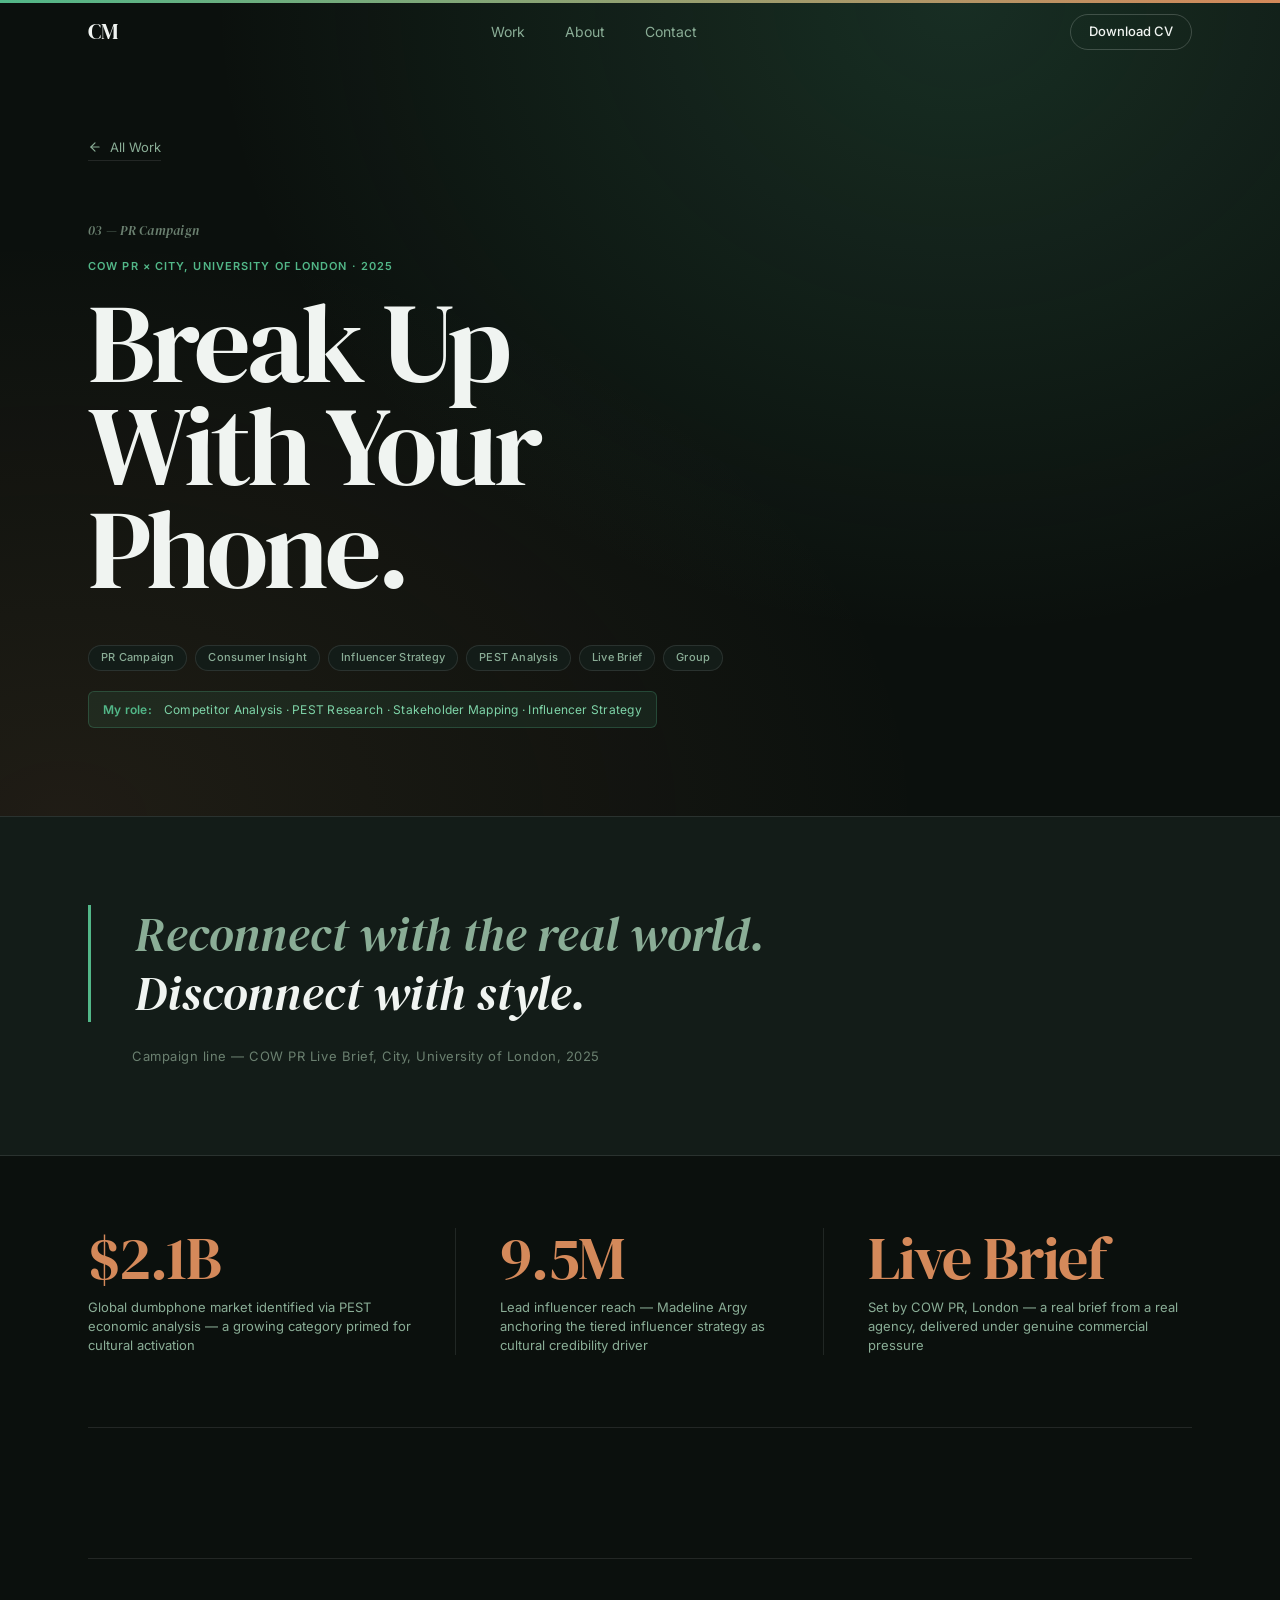
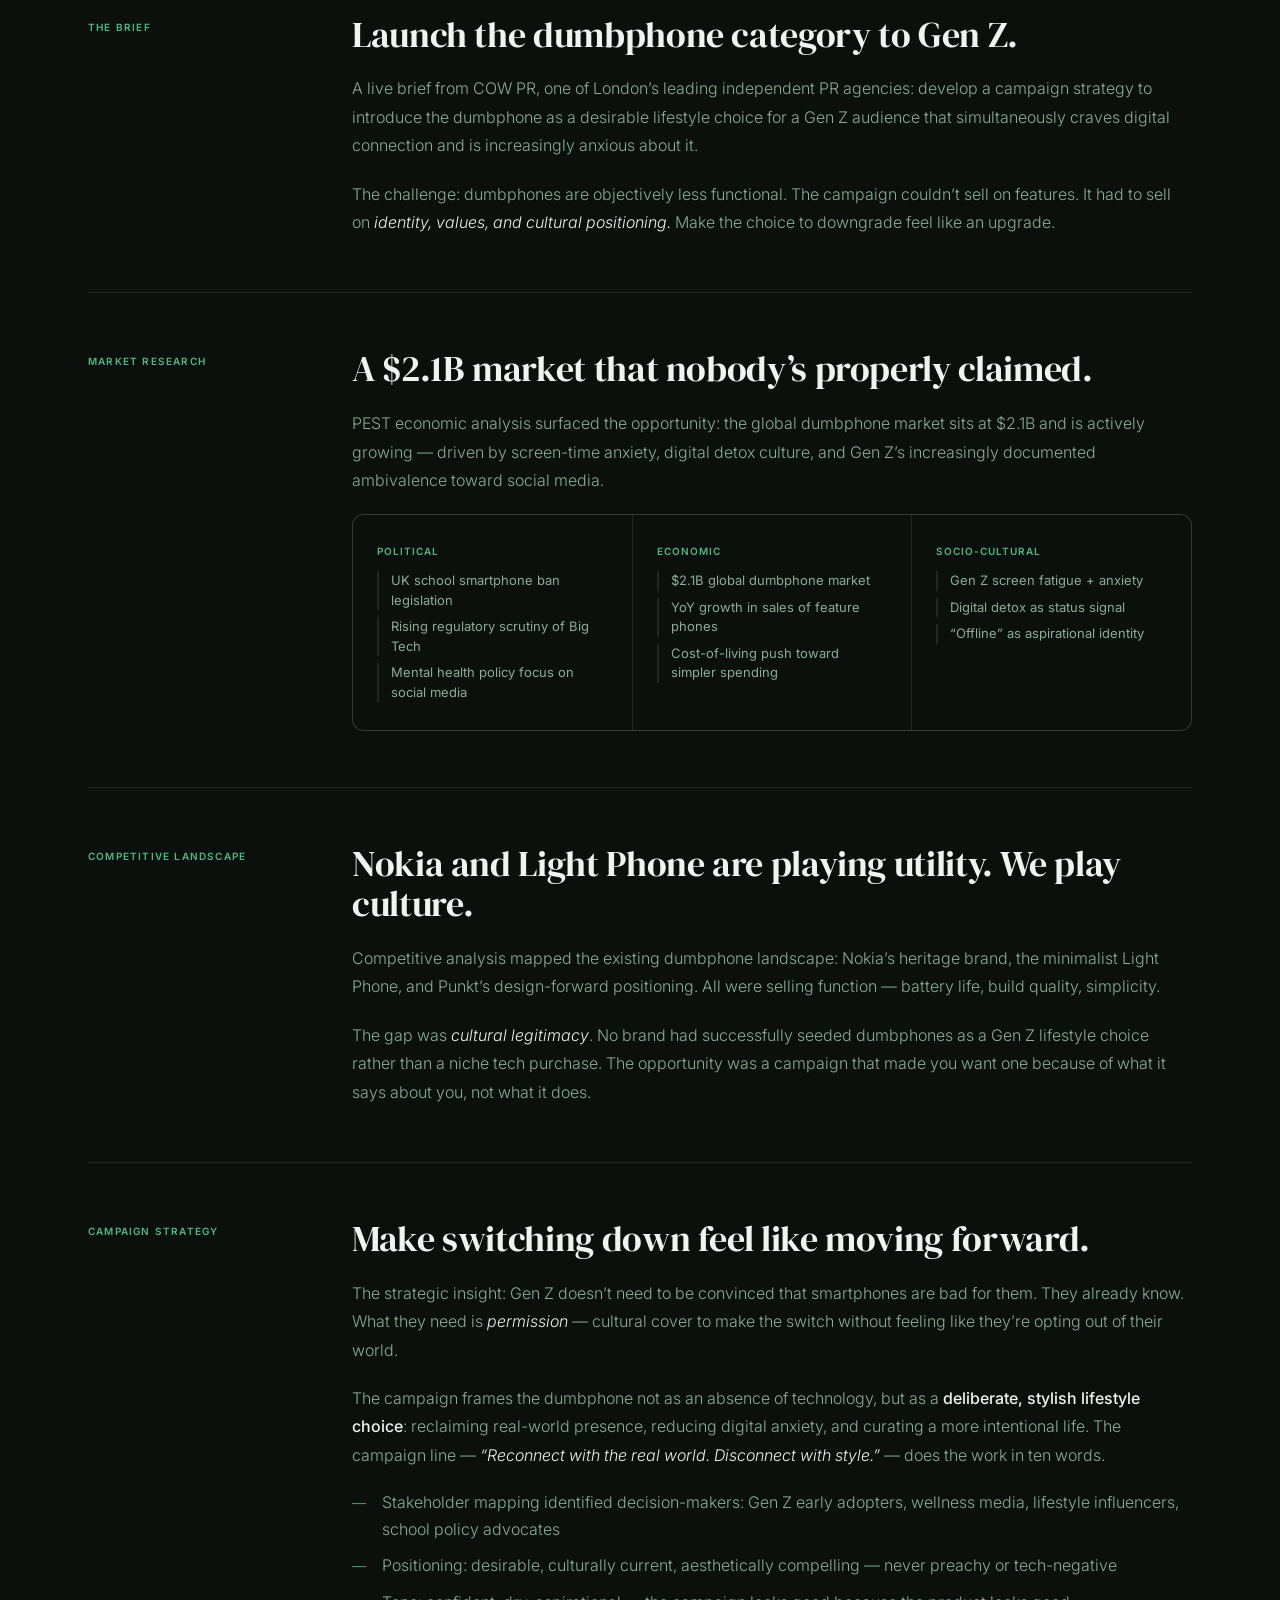
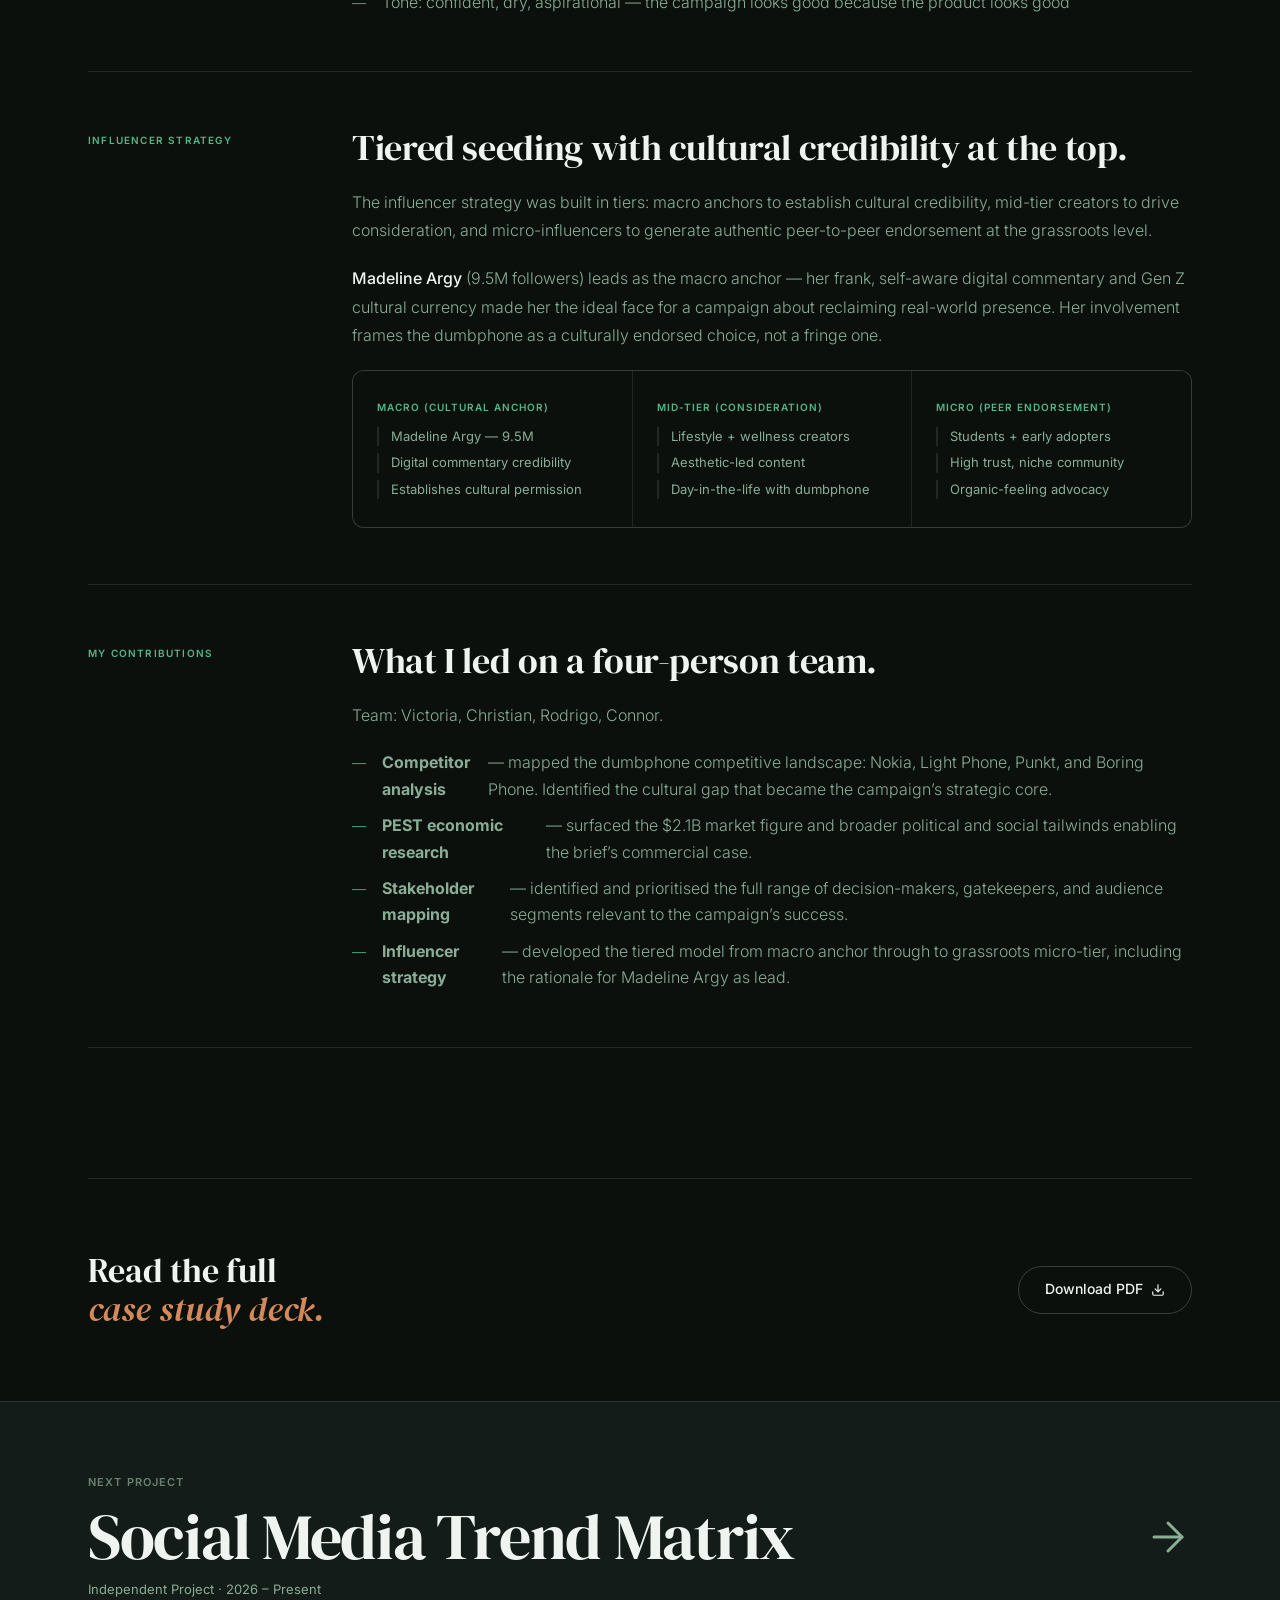
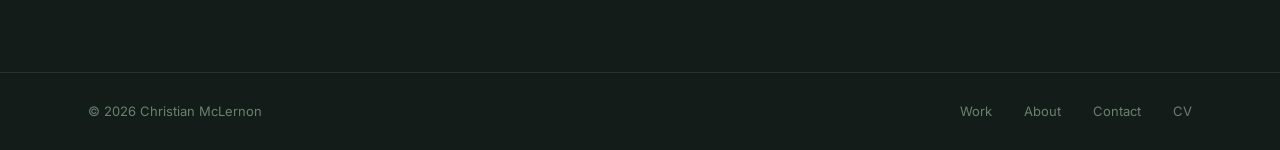
<file: work/break-up-with-your-phone.html>
<!DOCTYPE html>
<html lang="en">
<head>
  <meta charset="UTF-8" />
  <meta name="viewport" content="width=device-width, initial-scale=1.0" />
  <title>Break Up With Your Phone — Christian McLernon</title>
  <meta name="description" content="COW PR × City, University of London — a live brief to launch the dumbphone category to Gen Z, built on PEST analysis, competitive research and a tiered influencer strategy." />
  <link rel="preconnect" href="https://fonts.googleapis.com" />
  <link rel="preconnect" href="https://fonts.gstatic.com" crossorigin />
  <link href="https://fonts.googleapis.com/css2?family=DM+Serif+Display:ital@0;1&family=Inter:wght@300;400;500;600&display=swap" rel="stylesheet" />
  <link rel="stylesheet" href="../css/styles.css" />
  <link rel="stylesheet" href="../css/project.css" />
  <style>
    :root {
      --fg:              #F0F4F1;
      --fg-2:            #8AAD96;
      --fg-3:            #6B8070;
      --accent:          #52B788;
      --accent-light:    #7ED4A8;
      --accent-warm:     #D4895A;
      --accent-warm-l:   #E8AE84;
      --bg:              #0B100D;
      --bg-raised:       #131C18;
      --bg-overlay:      #1C2820;
      --border:          rgba(240,244,241,.1);
      --border-h:        rgba(240,244,241,.2);
      --page-insight-bg: #131C18;
      --page-chip-bg:    rgba(82,183,136,.1);
      --page-chip-border:rgba(82,183,136,.25);
    }
    .nav.scrolled {
      background: rgba(11,16,13,.92);
      border-bottom-color: rgba(240,244,241,.08);
    }
    .proj-hero {
      background:
        radial-gradient(ellipse at 75% 0%, rgba(82,183,136,.18) 0%, transparent 55%),
        radial-gradient(ellipse at 5% 100%, rgba(212,137,90,.1) 0%, transparent 50%),
        var(--bg);
    }
  </style>
</head>
<body>

  <nav class="nav" id="nav">
    <div class="nav-inner container">
      <a href="../index.html" class="nav-logo">CM</a>
      <ul class="nav-links">
        <li><a href="../index.html#work" class="nav-link">Work</a></li>
        <li><a href="../index.html#about" class="nav-link">About</a></li>
        <li><a href="../index.html#contact" class="nav-link">Contact</a></li>
      </ul>
      <a href="../assets/Christian_McLernon_CV_Hybrid.pdf" target="_blank" rel="noopener" class="nav-cv btn btn-ghost btn-sm">Download CV</a>
      <button class="nav-menu-btn" id="menuBtn" aria-label="Toggle menu" aria-expanded="false">
        <span></span><span></span>
      </button>
    </div>
  </nav>

  <div class="mobile-menu" id="mobileMenu" aria-hidden="true">
    <ul class="mobile-nav-links">
      <li><a href="../index.html#work" class="mobile-nav-link">Work</a></li>
      <li><a href="../index.html#about" class="mobile-nav-link">About</a></li>
      <li><a href="../index.html#contact" class="mobile-nav-link">Contact</a></li>
    </ul>
  </div>

  <!-- Hero -->
  <section class="proj-hero">
    <div class="container">
      <a href="../index.html#work" class="proj-breadcrumb reveal">
        <svg width="14" height="14" viewBox="0 0 24 24" fill="none" stroke="currentColor" stroke-width="2" stroke-linecap="round" stroke-linejoin="round" aria-hidden="true"><line x1="19" y1="12" x2="5" y2="12"/><polyline points="12 19 5 12 12 5"/></svg>
        All Work
      </a>
      <div class="proj-num reveal">03 &mdash; PR Campaign</div>
      <div class="proj-client-line reveal">COW PR &times; City, University of London &middot; 2025</div>
      <h1 class="proj-title reveal">Break Up<br />With Your<br />Phone.</h1>
      <div class="proj-hero-tags reveal">
        <span class="tag">PR Campaign</span>
        <span class="tag">Consumer Insight</span>
        <span class="tag">Influencer Strategy</span>
        <span class="tag">PEST Analysis</span>
        <span class="tag">Live Brief</span>
        <span class="tag">Group</span>
      </div>
      <div style="margin-top: 20px;" class="reveal">
        <div class="proj-role-chip">
          <strong>My role:</strong> Competitor Analysis &middot; PEST Research &middot; Stakeholder Mapping &middot; Influencer Strategy
        </div>
      </div>
    </div>
  </section>

  <!-- Pull Quote -->
  <section class="proj-insight">
    <div class="container">
      <blockquote class="proj-quote reveal">
        Reconnect with the real world.<br /><em>Disconnect with style.</em>
      </blockquote>
      <p class="proj-quote-attr reveal">Campaign line &mdash; COW PR Live Brief, City, University of London, 2025</p>
    </div>
  </section>

  <!-- KPIs -->
  <div class="container">
    <div class="proj-kpis">
      <div class="proj-kpi reveal">
        <div class="proj-kpi-value">$2.1B</div>
        <div class="proj-kpi-label">Global dumbphone market identified via PEST economic analysis &mdash; a growing category primed for cultural activation</div>
      </div>
      <div class="proj-kpi reveal">
        <div class="proj-kpi-value">9.5M</div>
        <div class="proj-kpi-label">Lead influencer reach &mdash; Madeline Argy anchoring the tiered influencer strategy as cultural credibility driver</div>
      </div>
      <div class="proj-kpi reveal">
        <div class="proj-kpi-value">Live Brief</div>
        <div class="proj-kpi-label">Set by COW PR, London &mdash; a real brief from a real agency, delivered under genuine commercial pressure</div>
      </div>
    </div>
  </div>

  <!-- Body -->
  <div class="proj-body">
    <div class="container">

      <div class="proj-section reveal">
        <div class="proj-section-label">The Brief</div>
        <div class="proj-section-content">
          <h2 class="proj-heading">Launch the dumbphone category to Gen Z.</h2>
          <p class="proj-text">
            A live brief from COW PR, one of London&rsquo;s leading independent PR agencies: develop a campaign
            strategy to introduce the dumbphone as a desirable lifestyle choice for a Gen Z audience that
            simultaneously craves digital connection and is increasingly anxious about it.
          </p>
          <p class="proj-text">
            The challenge: dumbphones are objectively less functional. The campaign couldn&rsquo;t sell on features.
            It had to sell on <em>identity, values, and cultural positioning.</em> Make the choice to downgrade
            feel like an upgrade.
          </p>
        </div>
      </div>

      <div class="proj-section reveal">
        <div class="proj-section-label">Market Research</div>
        <div class="proj-section-content">
          <h2 class="proj-heading">A $2.1B market that nobody&rsquo;s properly claimed.</h2>
          <p class="proj-text">
            PEST economic analysis surfaced the opportunity: the global dumbphone market sits at $2.1B and
            is actively growing &mdash; driven by screen-time anxiety, digital detox culture, and Gen Z&rsquo;s
            increasingly documented ambivalence toward social media.
          </p>
          <div class="proj-exec-grid">
            <div class="proj-exec-cell">
              <div class="proj-exec-title">Political</div>
              <ul class="proj-exec-items">
                <li>UK school smartphone ban legislation</li>
                <li>Rising regulatory scrutiny of Big Tech</li>
                <li>Mental health policy focus on social media</li>
              </ul>
            </div>
            <div class="proj-exec-cell">
              <div class="proj-exec-title">Economic</div>
              <ul class="proj-exec-items">
                <li>$2.1B global dumbphone market</li>
                <li>YoY growth in sales of feature phones</li>
                <li>Cost-of-living push toward simpler spending</li>
              </ul>
            </div>
            <div class="proj-exec-cell">
              <div class="proj-exec-title">Socio-cultural</div>
              <ul class="proj-exec-items">
                <li>Gen Z screen fatigue + anxiety</li>
                <li>Digital detox as status signal</li>
                <li>&ldquo;Offline&rdquo; as aspirational identity</li>
              </ul>
            </div>
          </div>
        </div>
      </div>

      <div class="proj-section reveal">
        <div class="proj-section-label">Competitive Landscape</div>
        <div class="proj-section-content">
          <h2 class="proj-heading">Nokia and Light Phone are playing utility. We play culture.</h2>
          <p class="proj-text">
            Competitive analysis mapped the existing dumbphone landscape: Nokia&rsquo;s heritage brand, the
            minimalist Light Phone, and Punkt&rsquo;s design-forward positioning. All were selling function &mdash;
            battery life, build quality, simplicity.
          </p>
          <p class="proj-text">
            The gap was <em>cultural legitimacy</em>. No brand had successfully seeded dumbphones as a
            Gen Z lifestyle choice rather than a niche tech purchase. The opportunity was a campaign
            that made you want one because of what it says about you, not what it does.
          </p>
        </div>
      </div>

      <div class="proj-section reveal">
        <div class="proj-section-label">Campaign Strategy</div>
        <div class="proj-section-content">
          <h2 class="proj-heading">Make switching down feel like moving forward.</h2>
          <p class="proj-text">
            The strategic insight: Gen Z doesn&rsquo;t need to be convinced that smartphones are bad for them.
            They already know. What they need is <em>permission</em> &mdash; cultural cover to make the switch
            without feeling like they&rsquo;re opting out of their world.
          </p>
          <p class="proj-text">
            The campaign frames the dumbphone not as an absence of technology, but as a <strong>deliberate,
            stylish lifestyle choice</strong>: reclaiming real-world presence, reducing digital anxiety, and
            curating a more intentional life. The campaign line &mdash; <em>&ldquo;Reconnect with the real world.
            Disconnect with style.&rdquo;</em> &mdash; does the work in ten words.
          </p>
          <ul class="proj-list">
            <li>Stakeholder mapping identified decision-makers: Gen Z early adopters, wellness media, lifestyle influencers, school policy advocates</li>
            <li>Positioning: desirable, culturally current, aesthetically compelling &mdash; never preachy or tech-negative</li>
            <li>Tone: confident, dry, aspirational &mdash; the campaign looks good because the product looks good</li>
          </ul>
        </div>
      </div>

      <div class="proj-section reveal">
        <div class="proj-section-label">Influencer Strategy</div>
        <div class="proj-section-content">
          <h2 class="proj-heading">Tiered seeding with cultural credibility at the top.</h2>
          <p class="proj-text">
            The influencer strategy was built in tiers: macro anchors to establish cultural credibility,
            mid-tier creators to drive consideration, and micro-influencers to generate authentic peer-to-peer
            endorsement at the grassroots level.
          </p>
          <p class="proj-text">
            <strong>Madeline Argy</strong> (9.5M followers) leads as the macro anchor &mdash; her frank,
            self-aware digital commentary and Gen Z cultural currency made her the ideal face for a campaign
            about reclaiming real-world presence. Her involvement frames the dumbphone as a culturally
            endorsed choice, not a fringe one.
          </p>
          <div class="proj-exec-grid">
            <div class="proj-exec-cell">
              <div class="proj-exec-title">Macro (Cultural Anchor)</div>
              <ul class="proj-exec-items">
                <li>Madeline Argy &mdash; 9.5M</li>
                <li>Digital commentary credibility</li>
                <li>Establishes cultural permission</li>
              </ul>
            </div>
            <div class="proj-exec-cell">
              <div class="proj-exec-title">Mid-tier (Consideration)</div>
              <ul class="proj-exec-items">
                <li>Lifestyle + wellness creators</li>
                <li>Aesthetic-led content</li>
                <li>Day-in-the-life with dumbphone</li>
              </ul>
            </div>
            <div class="proj-exec-cell">
              <div class="proj-exec-title">Micro (Peer Endorsement)</div>
              <ul class="proj-exec-items">
                <li>Students + early adopters</li>
                <li>High trust, niche community</li>
                <li>Organic-feeling advocacy</li>
              </ul>
            </div>
          </div>
        </div>
      </div>

      <div class="proj-section reveal">
        <div class="proj-section-label">My Contributions</div>
        <div class="proj-section-content">
          <h2 class="proj-heading">What I led on a four-person team.</h2>
          <p class="proj-text">
            Team: Victoria, Christian, Rodrigo, Connor.
          </p>
          <ul class="proj-list">
            <li><strong>Competitor analysis</strong> &mdash; mapped the dumbphone competitive landscape: Nokia, Light Phone, Punkt, and Boring Phone. Identified the cultural gap that became the campaign&rsquo;s strategic core.</li>
            <li><strong>PEST economic research</strong> &mdash; surfaced the $2.1B market figure and broader political and social tailwinds enabling the brief&rsquo;s commercial case.</li>
            <li><strong>Stakeholder mapping</strong> &mdash; identified and prioritised the full range of decision-makers, gatekeepers, and audience segments relevant to the campaign&rsquo;s success.</li>
            <li><strong>Influencer strategy</strong> &mdash; developed the tiered model from macro anchor through to grassroots micro-tier, including the rationale for Madeline Argy as lead.</li>
          </ul>
        </div>
      </div>

    </div>
  </div>

  <!-- Download -->
  <div class="container">
    <div class="proj-download reveal">
      <p class="proj-download-text">Read the full<br /><em>case study deck.</em></p>
      <a href="../assets/Dumbphone_Campaign.pdf" target="_blank" rel="noopener" class="btn btn-ghost">
        Download PDF
        <svg width="14" height="14" viewBox="0 0 24 24" fill="none" stroke="currentColor" stroke-width="2" stroke-linecap="round" stroke-linejoin="round" aria-hidden="true"><path d="M21 15v4a2 2 0 0 1-2 2H5a2 2 0 0 1-2-2v-4"/><polyline points="7 10 12 15 17 10"/><line x1="12" y1="15" x2="12" y2="3"/></svg>
      </a>
    </div>
  </div>

  <!-- Next project -->
  <div class="proj-next">
    <div class="container">
      <a href="trend-matrix.html" class="proj-next-link reveal">
        <div>
          <div class="proj-next-eyebrow">Next Project</div>
          <div class="proj-next-title">Social Media Trend Matrix</div>
          <div class="proj-next-client">Independent Project &middot; 2026 &ndash; Present</div>
        </div>
        <svg class="proj-next-arrow" width="48" height="48" viewBox="0 0 24 24" fill="none" stroke="currentColor" stroke-width="1.5" stroke-linecap="round" stroke-linejoin="round" aria-hidden="true"><line x1="5" y1="12" x2="19" y2="12"/><polyline points="12 5 19 12 12 19"/></svg>
      </a>
    </div>
  </div>

  <footer class="footer">
    <div class="container footer-inner">
      <p class="footer-copy">&copy; <span id="year"></span> Christian McLernon</p>
      <nav class="footer-nav" aria-label="Footer navigation">
        <a href="../index.html#work" class="footer-link">Work</a>
        <a href="../index.html#about" class="footer-link">About</a>
        <a href="../index.html#contact" class="footer-link">Contact</a>
        <a href="../assets/Christian_McLernon_CV_Hybrid.pdf" target="_blank" rel="noopener" class="footer-link">CV</a>
      </nav>
    </div>
  </footer>

  <script src="../js/main.js"></script>
</body>
</html>
</file>
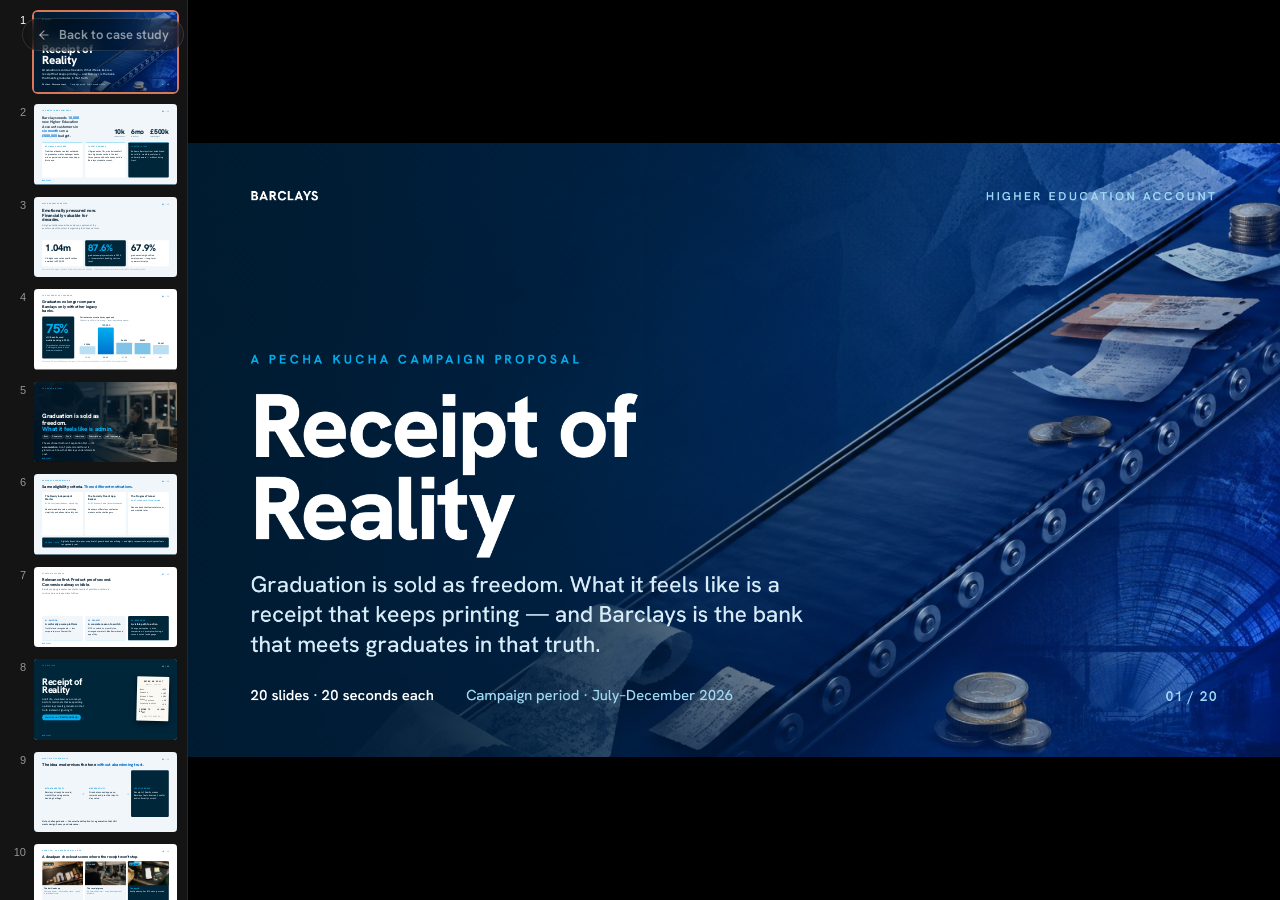
<file: work/receipt-of-reality-deck.html>
<!DOCTYPE html>
<html lang="en">
<head>
<meta charset="utf-8">
<meta name="viewport" content="width=device-width, initial-scale=1">
<title>Receipt of Reality — Barclays Campaign Proposal · Christian McLernon</title>
<link rel="preconnect" href="https://fonts.googleapis.com">
<link rel="preconnect" href="https://fonts.gstatic.com" crossorigin>
<link href="https://fonts.googleapis.com/css2?family=Hanken+Grotesk:wght@400;500;600;700;800;900&family=Space+Mono:wght@400;700&display=swap" rel="stylesheet">
<style>
  :root{
    --cyan:#00AEEF; --mid:#0093D0; --blue:#0072CE; --steel:#1A6DAE; --deep:#0E4D78;
    --navy:#00263A; --navy2:#06324c; --ink:#0B2438; --mist:#F1F6FB; --paper:#FFFFFF;
    --line:#DBE7F0; --muted:#5E7C90; --muted2:#8AA6BA;
    --pad-x:110px; --pad-t:78px; --pad-b:92px;
  }
  *{margin:0;padding:0;box-sizing:border-box;}
  html,body{background:#00263A;height:100%;overflow:hidden;}
  deck-stage:not(:defined){visibility:hidden}
  @keyframes rise{from{opacity:0;transform:translateY(18px)}to{opacity:1;transform:none}}
  .back-link{
    position:fixed;top:18px;left:22px;z-index:9999;
    display:inline-flex;align-items:center;gap:8px;
    font-family:'Hanken Grotesk',sans-serif;font-size:13px;font-weight:600;
    color:rgba(255,255,255,.55);text-decoration:none;
    background:rgba(0,0,0,.35);backdrop-filter:blur(8px);
    padding:7px 14px;border-radius:100px;border:1px solid rgba(255,255,255,.12);
    transition:color .15s,background .15s;
  }
  .back-link:hover{color:#fff;background:rgba(0,0,0,.55);}
  .back-link svg{flex:none;}
</style>
</head>
<body>

<a href="receipt-of-reality.html" class="back-link">
  <svg width="14" height="14" viewBox="0 0 24 24" fill="none" stroke="currentColor" stroke-width="2" stroke-linecap="round" stroke-linejoin="round"><line x1="19" y1="12" x2="5" y2="12"/><polyline points="12 19 5 12 12 5"/></svg>
  Back to case study
</a>

<deck-stage width="1920" height="1080">

<!-- 01 COVER -->
<section data-label="Cover" data-screen-label="01" style="display:flex;flex-direction:column;justify-content:flex-end;padding:var(--pad-t) var(--pad-x) var(--pad-b);font-family:'Hanken Grotesk',sans-serif;position:relative;overflow:hidden;background:#00263A;color:#fff;">
  <div style="position:absolute;inset:0;background:url('../assets/barclays-deck/conveyor-hero.jpg') center/cover;"></div>
  <div style="position:absolute;inset:0;background:linear-gradient(105deg,rgba(0,26,42,.94) 0%,rgba(0,30,52,.78) 38%,rgba(0,40,70,.18) 72%,rgba(0,40,70,0) 100%);"></div>
  <div style="position:absolute;top:var(--pad-t);left:var(--pad-x);right:var(--pad-x);display:flex;justify-content:space-between;align-items:center;">
    <span style="font-size:23px;font-weight:800;letter-spacing:.04em;color:#fff;">BARCLAYS</span>
    <span style="font-size:21px;font-weight:600;letter-spacing:.22em;text-transform:uppercase;color:#9FD9F4;">Higher Education Account</span>
  </div>
  <div style="position:relative;max-width:1180px;">
    <span style="display:inline-block;font-size:22px;font-weight:700;letter-spacing:.26em;text-transform:uppercase;color:var(--cyan);margin-bottom:30px;">A Pecha Kucha campaign proposal</span>
    <h1 style="font-size:158px;font-weight:800;line-height:.92;letter-spacing:-.03em;margin-bottom:34px;">Receipt of<br>Reality</h1>
    <p style="font-size:40px;font-weight:500;line-height:1.32;color:#D7ECF8;max-width:1000px;">Graduation is sold as freedom. What it feels like is a receipt that keeps printing — and Barclays is the bank that meets graduates in that truth.</p>
    <div style="display:flex;gap:56px;margin-top:46px;align-items:baseline;">
      <span style="font-size:26px;font-weight:600;color:#fff;">20 slides · 20 seconds each</span>
      <span style="font-size:26px;font-weight:500;color:#9FD9F4;">Campaign period · July–December 2026</span>
    </div>
  </div>
  <span style="position:absolute;right:var(--pad-x);bottom:var(--pad-b);font-size:24px;font-weight:600;letter-spacing:.1em;color:#9FD9F4;">01 / 20</span>
</section>

<!-- 02 BRIEF -->
<section data-label="The brief" data-screen-label="02" style="display:flex;flex-direction:column;padding:var(--pad-t) var(--pad-x) var(--pad-b);font-family:'Hanken Grotesk',sans-serif;position:relative;overflow:hidden;background:var(--mist);color:var(--ink);">
  <div style="display:flex;justify-content:space-between;align-items:flex-start;">
    <span style="font-size:21px;font-weight:700;letter-spacing:.2em;text-transform:uppercase;color:var(--mid);">The brief in one sentence</span>
    <span style="font-size:24px;font-weight:600;letter-spacing:.1em;color:var(--muted2);"><b style="color:var(--blue);">02</b> / 20</span>
  </div>
  <div style="margin-top:46px;display:flex;gap:70px;align-items:flex-end;">
    <div style="flex:1;">
      <p style="font-size:50px;font-weight:600;line-height:1.18;letter-spacing:-.01em;max-width:18ch;">Barclays needs <span style="color:var(--blue);font-weight:800;">10,000</span> new Higher Education Account customers in <span style="color:var(--blue);font-weight:800;">six months</span> on a <span style="color:var(--blue);font-weight:800;">£500,000</span> budget.</p>
    </div>
    <div style="display:flex;gap:40px;flex:none;">
      <div style="text-align:left;"><div style="font-size:92px;font-weight:800;color:var(--navy);line-height:1;letter-spacing:-.02em;">10k</div><div style="font-size:24px;font-weight:500;color:var(--muted);margin-top:8px;">new accounts</div></div>
      <div style="width:1px;background:var(--line);"></div>
      <div style="text-align:left;"><div style="font-size:92px;font-weight:800;color:var(--navy);line-height:1;letter-spacing:-.02em;">6mo</div><div style="font-size:24px;font-weight:500;color:var(--muted);margin-top:8px;">to deliver</div></div>
      <div style="width:1px;background:var(--line);"></div>
      <div style="text-align:left;"><div style="font-size:92px;font-weight:800;color:var(--navy);line-height:1;letter-spacing:-.02em;">£500k</div><div style="font-size:24px;font-weight:500;color:var(--muted);margin-top:8px;">total budget</div></div>
    </div>
  </div>
  <div style="margin-top:64px;display:grid;grid-template-columns:repeat(3,1fr);gap:34px;flex:1;">
    <div style="background:var(--paper);border-radius:14px;padding:42px 40px;border-top:5px solid var(--cyan);display:flex;flex-direction:column;">
      <span style="font-size:22px;font-weight:700;letter-spacing:.14em;text-transform:uppercase;color:var(--mid);margin-bottom:20px;">Business challenge</span>
      <p style="font-size:28px;font-weight:500;line-height:1.45;color:var(--ink);">Traditional banks can feel outdated to graduates, while challenger banks win on perceived relevance and app-first ease.</p>
    </div>
    <div style="background:var(--paper);border-radius:14px;padding:42px 40px;border-top:5px solid var(--cyan);display:flex;flex-direction:column;">
      <span style="font-size:22px;font-weight:700;letter-spacing:.14em;text-transform:uppercase;color:var(--mid);margin-bottom:20px;">Target audience</span>
      <p style="font-size:28px;font-weight:500;line-height:1.45;color:var(--ink);">UK graduates, 18+, who finished full-time higher education in the last three years and don't already hold a Barclays student account.</p>
    </div>
    <div style="background:var(--navy);border-radius:14px;padding:42px 40px;border-top:5px solid var(--cyan);display:flex;flex-direction:column;">
      <span style="font-size:22px;font-weight:700;letter-spacing:.14em;text-transform:uppercase;color:var(--cyan);margin-bottom:20px;">Strategic task</span>
      <p style="font-size:28px;font-weight:500;line-height:1.45;color:#E7F4FB;">Reframe Barclays from 'established but old' to 'credible, useful and culturally aware' — without losing trust.</p>
    </div>
  </div>
  <span style="position:absolute;left:var(--pad-x);bottom:42px;font-size:22px;font-weight:800;letter-spacing:.04em;color:var(--cyan);">BARCLAYS</span>
</section>

<!-- 03 WHY GRADUATES MATTER -->
<section data-label="Why graduates matter" data-screen-label="03" style="display:flex;flex-direction:column;padding:var(--pad-t) var(--pad-x) var(--pad-b);font-family:'Hanken Grotesk',sans-serif;position:relative;overflow:hidden;background:var(--mist);color:var(--ink);">
  <div style="display:flex;justify-content:space-between;align-items:flex-start;">
    <span style="font-size:21px;font-weight:700;letter-spacing:.2em;text-transform:uppercase;color:var(--mid);">Why graduates matter</span>
    <span style="font-size:24px;font-weight:600;letter-spacing:.1em;color:var(--muted2);"><b style="color:var(--blue);">03</b> / 20</span>
  </div>
  <h2 style="margin-top:40px;font-size:60px;font-weight:800;line-height:1.06;letter-spacing:-.02em;max-width:24ch;">Emotionally pressured now. Financially valuable for decades.</h2>
  <p style="margin-top:22px;font-size:30px;font-weight:500;line-height:1.4;color:var(--muted);max-width:46ch;">A high-potential acquisition audience, captured at the exact moment they start reorganising their financial lives.</p>
  <div style="margin-top:auto;display:grid;grid-template-columns:repeat(3,1fr);gap:30px;">
    <div style="background:var(--paper);border-radius:16px;padding:46px 44px;display:flex;flex-direction:column;justify-content:space-between;min-height:300px;">
      <div style="font-size:128px;font-weight:800;color:var(--navy);line-height:.9;letter-spacing:-.03em;">1.04m</div>
      <div style="font-size:28px;font-weight:500;line-height:1.4;color:var(--ink);margin-top:24px;">UK higher-education qualifications awarded in 2024/25</div>
    </div>
    <div style="background:var(--navy);border-radius:16px;padding:46px 44px;display:flex;flex-direction:column;justify-content:space-between;min-height:300px;">
      <div style="font-size:128px;font-weight:800;color:var(--cyan);line-height:.9;letter-spacing:-.03em;">87.6%</div>
      <div style="font-size:28px;font-weight:500;line-height:1.4;color:#E7F4FB;margin-top:24px;">graduate employment rate in 2024 — incomes start, banking choices reset</div>
    </div>
    <div style="background:var(--paper);border-radius:16px;padding:46px 44px;display:flex;flex-direction:column;justify-content:space-between;min-height:300px;">
      <div style="font-size:128px;font-weight:800;color:var(--navy);line-height:.9;letter-spacing:-.03em;">67.9%</div>
      <div style="font-size:28px;font-weight:500;line-height:1.4;color:var(--ink);margin-top:24px;">graduates in high-skilled employment — long-term commercial value</div>
    </div>
  </div>
  <p style="margin-top:28px;font-size:24px;font-weight:500;color:var(--muted2);">Sources: HESA, Higher Education Student Statistics UK 2024/25 · DfE Graduate Labour Market Statistics 2024. Checked May 2026.</p>
</section>

<!-- 04 CATEGORY CHANGED -->
<section data-label="Category has changed" data-screen-label="04" style="display:flex;flex-direction:column;padding:var(--pad-t) var(--pad-x) var(--pad-b);font-family:'Hanken Grotesk',sans-serif;position:relative;overflow:hidden;background:var(--paper);color:var(--ink);">
  <div style="display:flex;justify-content:space-between;align-items:flex-start;">
    <span style="font-size:21px;font-weight:700;letter-spacing:.2em;text-transform:uppercase;color:var(--mid);">The category has changed</span>
    <span style="font-size:24px;font-weight:600;letter-spacing:.1em;color:var(--muted2);"><b style="color:var(--blue);">04</b> / 20</span>
  </div>
  <h2 style="margin-top:36px;font-size:54px;font-weight:800;line-height:1.08;letter-spacing:-.02em;max-width:30ch;">Graduates no longer compare Barclays only with other legacy banks.</h2>
  <div style="margin-top:48px;display:flex;gap:72px;flex:1;align-items:stretch;">
    <div style="flex:none;width:430px;display:flex;flex-direction:column;justify-content:center;background:var(--navy);border-radius:18px;padding:54px 48px;">
      <div style="font-size:176px;font-weight:800;color:var(--cyan);line-height:.86;letter-spacing:-.04em;">75%</div>
      <div style="font-size:30px;font-weight:600;color:#fff;margin-top:18px;line-height:1.35;">of UK adults used mobile banking in 2024.</div>
      <div style="font-size:26px;font-weight:500;color:#9FD9F4;margin-top:24px;line-height:1.4;">For graduates, convenience is no longer a perk. It is the minimum standard.</div>
    </div>
    <div style="flex:1;display:flex;flex-direction:column;">
      <div style="font-size:26px;font-weight:700;color:var(--ink);">Current-account switches by age band</div>
      <div style="font-size:23px;font-weight:500;color:var(--muted);margin-top:4px;">25–40s drive 43% of all switching — the prime graduate window.</div>
      <div style="flex:1;display:flex;align-items:flex-end;gap:34px;margin-top:30px;padding-bottom:8px;border-bottom:2px solid var(--line);">
        <div style="flex:1;display:flex;flex-direction:column;align-items:center;justify-content:flex-end;height:100%;">
          <div style="font-size:26px;font-weight:700;color:var(--ink);margin-bottom:12px;">39,206</div>
          <div style="width:100%;height:26%;background:#BBDFF2;border-radius:8px 8px 0 0;"></div>
        </div>
        <div style="flex:1;display:flex;flex-direction:column;align-items:center;justify-content:flex-end;height:100%;">
          <div style="font-size:30px;font-weight:800;color:var(--blue);margin-bottom:12px;">150,380</div>
          <div style="width:100%;height:100%;background:linear-gradient(180deg,var(--cyan),var(--blue));border-radius:8px 8px 0 0;"></div>
        </div>
        <div style="flex:1;display:flex;flex-direction:column;align-items:center;justify-content:flex-end;height:100%;">
          <div style="font-size:26px;font-weight:700;color:var(--ink);margin-bottom:12px;">56,694</div>
          <div style="width:100%;height:38%;background:#7FC4E8;border-radius:8px 8px 0 0;"></div>
        </div>
        <div style="flex:1;display:flex;flex-direction:column;align-items:center;justify-content:flex-end;height:100%;">
          <div style="font-size:26px;font-weight:700;color:var(--ink);margin-bottom:12px;">55,409</div>
          <div style="width:100%;height:37%;background:#7FC4E8;border-radius:8px 8px 0 0;"></div>
        </div>
        <div style="flex:1;display:flex;flex-direction:column;align-items:center;justify-content:flex-end;height:100%;">
          <div style="font-size:26px;font-weight:700;color:var(--ink);margin-bottom:12px;">45,667</div>
          <div style="width:100%;height:30%;background:#BBDFF2;border-radius:8px 8px 0 0;"></div>
        </div>
      </div>
      <div style="display:flex;gap:34px;margin-top:14px;">
        <div style="flex:1;text-align:center;font-size:25px;font-weight:600;color:var(--muted);">18–24</div>
        <div style="flex:1;text-align:center;font-size:25px;font-weight:800;color:var(--blue);">25–40</div>
        <div style="flex:1;text-align:center;font-size:25px;font-weight:600;color:var(--muted);">41–50</div>
        <div style="flex:1;text-align:center;font-size:25px;font-weight:600;color:var(--muted);">51–64</div>
        <div style="flex:1;text-align:center;font-size:25px;font-weight:600;color:var(--muted);">65+</div>
      </div>
    </div>
  </div>
  <p style="margin-top:24px;font-size:24px;font-weight:500;color:var(--muted2);">Sources: UK Finance 2025 payments report · Current Account Switch Service, Q4 2025. Checked May 2026.</p>
</section>

<!-- 05 HUMAN INSIGHT -->
<section data-label="The human insight" data-screen-label="05" style="display:flex;flex-direction:column;justify-content:flex-end;padding:var(--pad-t) var(--pad-x) var(--pad-b);font-family:'Hanken Grotesk',sans-serif;position:relative;overflow:hidden;background:#00263A;color:#fff;">
  <div style="position:absolute;inset:0;background:url('../assets/barclays-deck/checkout-scene.jpg') center 32%/cover;"></div>
  <div style="position:absolute;inset:0;background:linear-gradient(90deg,rgba(0,22,38,.96) 0%,rgba(0,26,44,.85) 42%,rgba(0,30,52,.25) 78%,rgba(0,30,52,0) 100%);"></div>
  <div style="position:absolute;top:var(--pad-t);left:var(--pad-x);right:var(--pad-x);display:flex;justify-content:space-between;align-items:flex-start;">
    <span style="font-size:21px;font-weight:700;letter-spacing:.2em;text-transform:uppercase;color:var(--cyan);">The human insight</span>
    <span style="font-size:24px;font-weight:600;letter-spacing:.1em;color:#9FD9F4;">05 / 20</span>
  </div>
  <div style="position:relative;max-width:1080px;">
    <h2 style="font-size:84px;font-weight:800;line-height:1.04;letter-spacing:-.025em;">Graduation is sold as freedom.<br><span style="color:var(--cyan);">What it feels like is admin.</span></h2>
    <div style="display:flex;flex-wrap:wrap;gap:14px;margin-top:34px;">
      <span style="font-size:26px;font-weight:600;background:rgba(255,255,255,.1);border:1px solid rgba(159,217,244,.4);padding:10px 22px;border-radius:100px;">Rent</span>
      <span style="font-size:26px;font-weight:600;background:rgba(255,255,255,.1);border:1px solid rgba(159,217,244,.4);padding:10px 22px;border-radius:100px;">Commutes</span>
      <span style="font-size:26px;font-weight:600;background:rgba(255,255,255,.1);border:1px solid rgba(159,217,244,.4);padding:10px 22px;border-radius:100px;">Food</span>
      <span style="font-size:26px;font-weight:600;background:rgba(255,255,255,.1);border:1px solid rgba(159,217,244,.4);padding:10px 22px;border-radius:100px;">Interviews</span>
      <span style="font-size:26px;font-weight:600;background:rgba(255,255,255,.1);border:1px solid rgba(159,217,244,.4);padding:10px 22px;border-radius:100px;">Subscriptions</span>
      <span style="font-size:26px;font-weight:600;background:rgba(255,255,255,.1);border:1px solid rgba(159,217,244,.4);padding:10px 22px;border-radius:100px;">Loan repayments</span>
    </div>
    <p style="font-size:34px;font-weight:500;line-height:1.4;color:#D7ECF8;margin-top:34px;max-width:40ch;">The emotional truth isn't aspiration first — it's <span style="color:#fff;font-weight:700;">accumulation</span>. Don't pretend adulthood is glamorous. Show that Barclays understands its cost.</p>
  </div>
  <span style="position:absolute;left:var(--pad-x);bottom:42px;font-size:22px;font-weight:800;letter-spacing:.04em;color:var(--cyan);">BARCLAYS</span>
</section>

<!-- 06 SEGMENTATION -->
<section data-label="Audience segmentation" data-screen-label="06" style="display:flex;flex-direction:column;padding:var(--pad-t) var(--pad-x) var(--pad-b);font-family:'Hanken Grotesk',sans-serif;position:relative;overflow:hidden;background:var(--mist);color:var(--ink);">
  <div style="display:flex;justify-content:space-between;align-items:flex-start;">
    <span style="font-size:21px;font-weight:700;letter-spacing:.2em;text-transform:uppercase;color:var(--mid);">Audience &amp; segmentation</span>
    <span style="font-size:24px;font-weight:600;letter-spacing:.1em;color:var(--muted2);"><b style="color:var(--blue);">06</b> / 20</span>
  </div>
  <h2 style="margin-top:34px;font-size:54px;font-weight:800;line-height:1.06;letter-spacing:-.02em;">Same eligibility criteria. <span style="color:var(--blue);">Three different motivations.</span></h2>
  <div style="margin-top:42px;display:grid;grid-template-columns:repeat(3,1fr);gap:30px;flex:1;">
    <div style="background:var(--paper);border-radius:16px;padding:40px 38px;display:flex;flex-direction:column;">
      <div style="font-size:34px;font-weight:800;color:var(--navy);line-height:1.12;">The Newly Independent Starter</div>
      <div style="font-size:24px;font-weight:600;color:var(--mid);margin-top:16px;letter-spacing:.01em;">21–24 · first job or job hunt · moved city</div>
      <div style="height:2px;background:var(--line);margin:26px 0;"></div>
      <p style="font-size:28px;font-weight:500;line-height:1.45;color:var(--ink);">Needs immediate value, switching simplicity and a financial safety net.</p>
    </div>
    <div style="background:var(--paper);border-radius:16px;padding:40px 38px;display:flex;flex-direction:column;">
      <div style="font-size:34px;font-weight:800;color:var(--navy);line-height:1.12;">The Socially Fluent App-Banker</div>
      <div style="font-size:24px;font-weight:600;color:var(--mid);margin-top:16px;letter-spacing:.01em;">21–27 · Monzo / Chase / Revolut mindset</div>
      <div style="height:2px;background:var(--line);margin:26px 0;"></div>
      <p style="font-size:28px;font-weight:500;line-height:1.45;color:var(--ink);">Needs proof Barclays can feel as modern as the challengers.</p>
    </div>
    <div style="background:var(--paper);border-radius:16px;padding:40px 38px;display:flex;flex-direction:column;">
      <div style="font-size:34px;font-weight:800;color:var(--navy);line-height:1.12;">The Progress Planner</div>
      <div style="font-size:24px;font-weight:600;color:var(--mid);margin-top:16px;letter-spacing:.01em;">24–27 · stable work · future-focused</div>
      <div style="height:2px;background:var(--line);margin:26px 0;"></div>
      <p style="font-size:28px;font-weight:500;line-height:1.45;color:var(--ink);">Needs a bank that feels useful now and credible later.</p>
    </div>
  </div>
  <div style="margin-top:30px;background:var(--navy);border-radius:14px;padding:30px 40px;display:flex;align-items:center;gap:24px;">
    <span style="font-size:22px;font-weight:700;letter-spacing:.14em;text-transform:uppercase;color:var(--cyan);flex:none;">Shared truth</span>
    <span style="font-size:28px;font-weight:500;color:#E7F4FB;line-height:1.35;">Digitally fluent, time-poor, sceptical of generic bank advertising — and highly responsive to anything that feels recognisably real.</span>
  </div>
</section>

<!-- 07 STRATEGIC APPROACH -->
<section data-label="Strategic approach" data-screen-label="07" style="display:flex;flex-direction:column;padding:var(--pad-t) var(--pad-x) var(--pad-b);font-family:'Hanken Grotesk',sans-serif;position:relative;overflow:hidden;background:var(--paper);color:var(--ink);">
  <div style="display:flex;justify-content:space-between;align-items:flex-start;">
    <span style="font-size:21px;font-weight:700;letter-spacing:.2em;text-transform:uppercase;color:var(--mid);">Strategic approach</span>
    <span style="font-size:24px;font-weight:600;letter-spacing:.1em;color:var(--muted2);"><b style="color:var(--blue);">07</b> / 20</span>
  </div>
  <h2 style="margin-top:34px;font-size:56px;font-weight:800;line-height:1.05;letter-spacing:-.02em;">Relevance first. Product proof second.<br>Conversion always visible.</h2>
  <p style="margin-top:22px;font-size:30px;font-weight:500;color:var(--muted);max-width:58ch;line-height:1.4;">Barclays helps graduates handle the reality of adulthood with more control, more value and less friction.</p>
  <div style="margin-top:auto;display:grid;grid-template-columns:repeat(3,1fr);gap:30px;">
    <div style="border-radius:16px;padding:42px 40px;background:var(--mist);border-bottom:6px solid var(--cyan);min-height:330px;display:flex;flex-direction:column;">
      <span style="font-size:24px;font-weight:800;letter-spacing:.04em;color:var(--blue);">01 · EMOTION</span>
      <div style="font-size:34px;font-weight:800;color:var(--navy);margin-top:18px;line-height:1.15;">A culturally aware platform</div>
      <p style="font-size:27px;font-weight:500;line-height:1.45;color:var(--ink);margin-top:16px;">Truthful and recognisable — less corporate, more like real life.</p>
    </div>
    <div style="border-radius:16px;padding:42px 40px;background:var(--mist);border-bottom:6px solid var(--cyan);min-height:330px;display:flex;flex-direction:column;">
      <span style="font-size:24px;font-weight:800;letter-spacing:.04em;color:var(--blue);">02 · PRODUCT</span>
      <div style="font-size:34px;font-weight:800;color:var(--navy);margin-top:18px;line-height:1.15;">A concrete reason to switch</div>
      <p style="font-size:27px;font-weight:500;line-height:1.45;color:var(--ink);margin-top:16px;">£175 to switch, no monthly fee, arranged overdraft, Blue Rewards and app utility.</p>
    </div>
    <div style="border-radius:16px;padding:42px 40px;background:var(--navy);border-bottom:6px solid var(--cyan);min-height:330px;display:flex;flex-direction:column;">
      <span style="font-size:24px;font-weight:800;letter-spacing:.04em;color:var(--cyan);">03 · BEHAVIOUR</span>
      <div style="font-size:34px;font-weight:800;color:#fff;margin-top:18px;line-height:1.15;">A visible path to action</div>
      <p style="font-size:27px;font-weight:500;line-height:1.45;color:#E7F4FB;margin-top:16px;">Change perception → drive comparison → prompt switching → convert on the landing page.</p>
    </div>
  </div>
  <span style="position:absolute;left:var(--pad-x);bottom:42px;font-size:22px;font-weight:800;letter-spacing:.04em;color:var(--cyan);">BARCLAYS</span>
</section>

<!-- 08 BIG IDEA -->
<section data-label="The big idea" data-screen-label="08" style="display:flex;flex-direction:column;justify-content:center;padding:var(--pad-t) var(--pad-x) var(--pad-b);font-family:'Hanken Grotesk',sans-serif;position:relative;overflow:hidden;background:#00263A;color:#fff;">
  <div style="position:absolute;top:var(--pad-t);left:var(--pad-x);right:var(--pad-x);display:flex;justify-content:space-between;align-items:flex-start;">
    <span style="font-size:21px;font-weight:700;letter-spacing:.2em;text-transform:uppercase;color:var(--cyan);">The big idea</span>
    <span style="font-size:24px;font-weight:600;letter-spacing:.1em;color:#9FD9F4;">08 / 20</span>
  </div>
  <div style="display:flex;gap:90px;align-items:center;">
    <div style="flex:1;">
      <h2 style="font-size:128px;font-weight:800;line-height:.92;letter-spacing:-.035em;">Receipt of<br>Reality</h2>
      <p style="font-size:34px;font-weight:500;line-height:1.42;color:#D7ECF8;margin-top:34px;max-width:30ch;">Adult life, visualised as a conveyor belt of small costs that keep adding up. Barclays meets graduates in that truth instead of ignoring it.</p>
      <div style="margin-top:40px;display:inline-flex;align-items:center;gap:18px;background:var(--cyan);color:var(--navy);padding:18px 34px;border-radius:100px;white-space:nowrap;">
        <span style="font-size:23px;font-weight:700;letter-spacing:.06em;text-transform:uppercase;">Campaign line</span>
        <span style="font-size:34px;font-weight:800;">Reality adds up.</span>
      </div>
    </div>
    <div style="flex:none;width:430px;background:#fbf9f4;color:#1a1a1a;border-radius:6px;padding:44px 40px;font-family:'Space Mono',monospace;box-shadow:0 40px 80px rgba(0,0,0,.45);transform:rotate(1.4deg);">
      <div style="text-align:center;border-bottom:2px dashed #bbb;padding-bottom:18px;margin-bottom:18px;">
        <div style="font-size:26px;font-weight:700;letter-spacing:.1em;">BEING AN ADULT</div>
        <div style="font-size:18px;color:#777;margin-top:6px;">MONTHLY · POST-UNI</div>
      </div>
      <div style="display:flex;justify-content:space-between;font-size:24px;margin:12px 0;"><span>Rent</span><span>£850</span></div>
      <div style="display:flex;justify-content:space-between;font-size:24px;margin:12px 0;"><span>Commute</span><span>£183</span></div>
      <div style="display:flex;justify-content:space-between;font-size:24px;margin:12px 0;"><span>Student loan</span><span>£294</span></div>
      <div style="display:flex;justify-content:space-between;font-size:24px;margin:12px 0;"><span>Subscriptions</span><span>£49</span></div>
      <div style="display:flex;justify-content:space-between;font-size:24px;margin:12px 0;"><span>Interview shirt</span><span>£30</span></div>
      <div style="border-top:2px dashed #bbb;margin-top:18px;padding-top:18px;display:flex;justify-content:space-between;font-size:26px;font-weight:700;"><span>TRYING TO ADULT</span><span>£1,406+</span></div>
      <div style="text-align:center;font-size:22px;color:#777;margin-top:22px;letter-spacing:.06em;">★ REALITY ADDS UP ★</div>
    </div>
  </div>
  <span style="position:absolute;left:var(--pad-x);bottom:42px;font-size:22px;font-weight:800;letter-spacing:.04em;color:var(--cyan);">BARCLAYS</span>
</section>

<!-- 09 WHY IT FITS -->
<section data-label="Why it fits Barclays" data-screen-label="09" style="display:flex;flex-direction:column;padding:var(--pad-t) var(--pad-x) var(--pad-b);font-family:'Hanken Grotesk',sans-serif;position:relative;overflow:hidden;background:var(--mist);color:var(--ink);">
  <div style="display:flex;justify-content:space-between;align-items:flex-start;">
    <span style="font-size:21px;font-weight:700;letter-spacing:.2em;text-transform:uppercase;color:var(--mid);">Why this fits Barclays</span>
    <span style="font-size:24px;font-weight:600;letter-spacing:.1em;color:var(--muted2);"><b style="color:var(--blue);">09</b> / 20</span>
  </div>
  <h2 style="margin-top:34px;font-size:56px;font-weight:800;line-height:1.05;letter-spacing:-.02em;">The idea modernises the tone <span style="color:var(--blue);">without abandoning trust.</span></h2>
  <div style="margin-top:44px;display:grid;grid-template-columns:1fr auto 1fr auto 1fr;align-items:stretch;gap:0;flex:1;">
    <div style="display:flex;flex-direction:column;justify-content:center;padding:34px 36px;">
      <span style="font-size:23px;font-weight:800;letter-spacing:.1em;text-transform:uppercase;color:var(--mid);">Established trust</span>
      <p style="font-size:30px;font-weight:500;line-height:1.4;color:var(--ink);margin-top:18px;">Barclays already has scale, credibility and a genuine banking heritage.</p>
    </div>
    <div style="width:90px;display:flex;align-items:center;justify-content:center;font-size:56px;font-weight:300;color:var(--cyan);">+</div>
    <div style="display:flex;flex-direction:column;justify-content:center;padding:34px 36px;">
      <span style="font-size:23px;font-weight:800;letter-spacing:.1em;text-transform:uppercase;color:var(--mid);">Modern utility</span>
      <p style="font-size:30px;font-weight:500;line-height:1.4;color:var(--ink);margin-top:18px;">Graduates need app ease, rewards and practical day-to-day value.</p>
    </div>
    <div style="width:90px;display:flex;align-items:center;justify-content:center;font-size:56px;font-weight:300;color:var(--cyan);">=</div>
    <div style="display:flex;flex-direction:column;justify-content:center;padding:40px 38px;background:var(--navy);border-radius:18px;">
      <span style="font-size:23px;font-weight:800;letter-spacing:.1em;text-transform:uppercase;color:var(--cyan);">Creative bridge</span>
      <p style="font-size:30px;font-weight:500;line-height:1.4;color:#E7F4FB;margin-top:18px;">Receipt of Reality makes Barclays feel observant, useful and culturally current.</p>
    </div>
  </div>
  <p style="margin-top:30px;font-size:30px;font-weight:600;color:var(--navy);line-height:1.4;max-width:62ch;">Not a challenger bank — the smart adult option for a generation that still wants design, fluency and relevance.</p>
</section>

<!-- 10 HERO FILM -->
<section data-label="Hero film" data-screen-label="10" style="display:flex;flex-direction:column;padding:var(--pad-t) var(--pad-x) var(--pad-b);font-family:'Hanken Grotesk',sans-serif;position:relative;overflow:hidden;background:var(--paper);color:var(--ink);">
  <div style="display:flex;justify-content:space-between;align-items:flex-start;">
    <span style="font-size:21px;font-weight:700;letter-spacing:.2em;text-transform:uppercase;color:var(--mid);">Hero film · 30-second social video</span>
    <span style="font-size:24px;font-weight:600;letter-spacing:.1em;color:var(--muted2);"><b style="color:var(--blue);">10</b> / 20</span>
  </div>
  <h2 style="margin-top:30px;font-size:52px;font-weight:800;line-height:1.06;letter-spacing:-.02em;">A deadpan checkout scene where the receipt won't stop.</h2>
  <div style="margin-top:38px;display:grid;grid-template-columns:repeat(3,1fr);gap:26px;flex:1;">
    <div style="display:flex;flex-direction:column;border-radius:14px;overflow:hidden;background:var(--mist);">
      <div style="height:320px;background:url('../assets/barclays-deck/belt-items.jpg') center/cover;position:relative;"><span style="position:absolute;top:16px;left:16px;background:rgba(0,38,58,.85);color:#fff;font-size:22px;font-weight:700;padding:6px 16px;border-radius:6px;letter-spacing:.08em;">0:00–0:10</span></div>
      <div style="padding:24px 26px;"><div style="font-size:27px;font-weight:700;color:var(--navy);">The belt loads up</div><p style="font-size:24px;font-weight:500;color:var(--muted);margin-top:8px;line-height:1.38;">Ordinary items — shirt, coffee, lunch — each a small adult cost.</p></div>
    </div>
    <div style="display:flex;flex-direction:column;border-radius:14px;overflow:hidden;background:var(--mist);">
      <div style="height:320px;background:url('../assets/barclays-deck/checkout-scene.jpg') center 30%/cover;position:relative;"><span style="position:absolute;top:16px;left:16px;background:rgba(0,38,58,.85);color:#fff;font-size:22px;font-weight:700;padding:6px 16px;border-radius:6px;letter-spacing:.08em;">0:10–0:22</span></div>
      <div style="padding:24px 26px;"><div style="font-size:27px;font-weight:700;color:var(--navy);">The receipt grows</div><p style="font-size:24px;font-weight:500;color:var(--muted);margin-top:8px;line-height:1.38;">It prints, and prints — every item a post-uni pressure.</p></div>
    </div>
    <div style="display:flex;flex-direction:column;border-radius:14px;overflow:hidden;background:var(--navy);">
      <div style="height:320px;background:url('../assets/barclays-deck/phone-belt.jpg') center/cover;position:relative;"><span style="position:absolute;top:16px;left:16px;background:var(--cyan);color:var(--navy);font-size:22px;font-weight:800;padding:6px 16px;border-radius:6px;letter-spacing:.08em;">0:22–0:30</span></div>
      <div style="padding:24px 26px;"><div style="font-size:27px;font-weight:800;color:var(--cyan);">The payoff</div><p style="font-size:24px;font-weight:600;color:#fff;margin-top:8px;line-height:1.38;">Reality adds up. Get £175 when you switch.</p></div>
    </div>
  </div>
  <span style="position:absolute;left:var(--pad-x);bottom:40px;font-size:22px;font-weight:800;letter-spacing:.04em;color:var(--cyan);">BARCLAYS</span>
</section>

<!-- 11 PRINT AD -->
<section data-label="Creative · print" data-screen-label="11" style="display:flex;flex-direction:row;padding:0;font-family:'Hanken Grotesk',sans-serif;position:relative;overflow:hidden;background:var(--navy);color:#fff;">
  <div style="flex:1;display:flex;flex-direction:column;padding:var(--pad-t) 70px var(--pad-b) var(--pad-x);">
    <div style="display:flex;justify-content:space-between;align-items:flex-start;">
      <span style="font-size:21px;font-weight:700;letter-spacing:.2em;text-transform:uppercase;color:var(--cyan);">Creative asset 01 · One-page print ad</span>
    </div>
    <h2 style="margin-top:30px;font-size:60px;font-weight:800;line-height:1.05;letter-spacing:-.02em;">One image. The whole insight.</h2>
    <div style="margin-top:44px;display:flex;flex-direction:column;gap:30px;">
      <div style="display:flex;gap:22px;align-items:flex-start;"><span style="flex:none;width:14px;height:14px;border-radius:50%;background:var(--cyan);margin-top:14px;"></span><p style="font-size:30px;font-weight:500;line-height:1.4;color:#E7F4FB;">The bird's-eye conveyor belt turns a banking message into an instantly legible visual metaphor.</p></div>
      <div style="display:flex;gap:22px;align-items:flex-start;"><span style="flex:none;width:14px;height:14px;border-radius:50%;background:var(--cyan);margin-top:14px;"></span><p style="font-size:30px;font-weight:500;line-height:1.4;color:#E7F4FB;">Real objects make the ad feel specific, not generic.</p></div>
      <div style="display:flex;gap:22px;align-items:flex-start;"><span style="flex:none;width:14px;height:14px;border-radius:50%;background:var(--cyan);margin-top:14px;"></span><p style="font-size:30px;font-weight:500;line-height:1.4;color:#E7F4FB;">Clean, premium typography keeps the work unmistakably Barclays.</p></div>
    </div>
    <div style="margin-top:auto;background:rgba(255,255,255,.08);border-left:5px solid var(--cyan);padding:26px 32px;border-radius:0 12px 12px 0;">
      <span style="font-size:22px;font-weight:700;letter-spacing:.12em;text-transform:uppercase;color:var(--cyan);">Role in campaign</span>
      <p style="font-size:28px;font-weight:500;color:#fff;margin-top:10px;line-height:1.4;">A high-impact awareness execution for print, OOH and digital display.</p>
    </div>
    <span style="margin-top:34px;font-size:22px;font-weight:800;letter-spacing:.04em;color:var(--cyan);">BARCLAYS</span>
  </div>
  <div style="flex:none;width:720px;background:url('../assets/barclays-deck/print-ad.jpg') center/cover;position:relative;">
    <span style="position:absolute;top:var(--pad-t);right:var(--pad-x);font-size:24px;font-weight:600;letter-spacing:.1em;color:#fff;">11 / 20</span>
  </div>
</section>

<!-- 12 CAROUSEL -->
<section data-label="Creative · carousel" data-screen-label="12" style="display:flex;flex-direction:row;padding:0;font-family:'Hanken Grotesk',sans-serif;position:relative;overflow:hidden;background:var(--mist);color:var(--ink);">
  <div style="flex:none;width:760px;background:url('../assets/barclays-deck/carousel.jpg') center/cover;position:relative;border-right:1px solid var(--line);"></div>
  <div style="flex:1;display:flex;flex-direction:column;padding:var(--pad-t) var(--pad-x) var(--pad-b) 70px;">
    <div style="display:flex;justify-content:space-between;align-items:flex-start;">
      <span style="font-size:21px;font-weight:700;letter-spacing:.2em;text-transform:uppercase;color:var(--mid);">Creative asset 02 · Instagram carousel</span>
      <span style="font-size:24px;font-weight:600;letter-spacing:.1em;color:var(--muted2);"><b style="color:var(--blue);">12</b> / 20</span>
    </div>
    <h2 style="margin-top:30px;font-size:56px;font-weight:800;line-height:1.05;letter-spacing:-.02em;">Adulting isn't one event. It's a sequence of little hits.</h2>
    <p style="margin-top:28px;font-size:30px;font-weight:500;line-height:1.45;color:var(--ink);max-width:34ch;">The carousel lets Barclays dramatise that rhythm slide by slide — each card a new cost, all in a single, recognisable visual world.</p>
    <div style="margin-top:36px;display:flex;flex-wrap:wrap;gap:14px;">
      <span style="font-size:25px;font-weight:600;background:#fff;border:1px solid var(--line);padding:12px 24px;border-radius:100px;color:var(--navy);">Adulting adds up</span>
      <span style="font-size:25px;font-weight:600;background:#fff;border:1px solid var(--line);padding:12px 24px;border-radius:100px;color:var(--navy);">Living costs add up</span>
      <span style="font-size:25px;font-weight:600;background:#fff;border:1px solid var(--line);padding:12px 24px;border-radius:100px;color:var(--navy);">Student loans add up</span>
      <span style="font-size:25px;font-weight:600;background:var(--cyan);padding:12px 24px;border-radius:100px;color:var(--navy);">Switch and get £175</span>
    </div>
    <div style="margin-top:auto;background:var(--navy);padding:26px 32px;border-radius:12px;">
      <span style="font-size:22px;font-weight:700;letter-spacing:.12em;text-transform:uppercase;color:var(--cyan);">Best use</span>
      <p style="font-size:28px;font-weight:500;color:#fff;margin-top:10px;line-height:1.4;">Paid social, retargeting, story edits and A/B tested variants.</p>
    </div>
  </div>
</section>

<!-- 13 MULTICHANNEL -->
<section data-label="Multichannel system" data-screen-label="13" style="display:flex;flex-direction:column;padding:var(--pad-t) var(--pad-x) var(--pad-b);font-family:'Hanken Grotesk',sans-serif;position:relative;overflow:hidden;background:var(--paper);color:var(--ink);">
  <div style="display:flex;justify-content:space-between;align-items:flex-start;">
    <span style="font-size:21px;font-weight:700;letter-spacing:.2em;text-transform:uppercase;color:var(--mid);">The multichannel system</span>
    <span style="font-size:24px;font-weight:600;letter-spacing:.1em;color:var(--muted2);"><b style="color:var(--blue);">13</b> / 20</span>
  </div>
  <h2 style="margin-top:30px;font-size:52px;font-weight:800;line-height:1.05;letter-spacing:-.02em;">From recognition to switching — one job per channel.</h2>
  <div style="margin-top:40px;display:flex;gap:18px;align-items:stretch;flex:1;">
    <div style="flex:1;background:var(--mist);border-radius:14px;padding:32px 28px;display:flex;flex-direction:column;">
      <span style="font-size:23px;font-weight:800;color:var(--blue);letter-spacing:.04em;">01</span>
      <div style="font-size:29px;font-weight:800;color:var(--navy);margin-top:14px;line-height:1.15;">Paid social + creators</div>
      <p style="font-size:24px;font-weight:500;color:var(--ink);margin-top:14px;line-height:1.4;">Generate salience and cultural relevance where graduates already are.</p>
    </div>
    <div style="flex:none;width:34px;display:flex;align-items:center;justify-content:center;font-size:30px;color:var(--muted2);">→</div>
    <div style="flex:1;background:var(--mist);border-radius:14px;padding:32px 28px;display:flex;flex-direction:column;">
      <span style="font-size:23px;font-weight:800;color:var(--blue);letter-spacing:.04em;">02</span>
      <div style="font-size:29px;font-weight:800;color:var(--navy);margin-top:14px;line-height:1.15;">Online video</div>
      <p style="font-size:24px;font-weight:500;color:var(--ink);margin-top:14px;line-height:1.4;">Lets the hero film build memory structure and emotional understanding.</p>
    </div>
    <div style="flex:none;width:34px;display:flex;align-items:center;justify-content:center;font-size:30px;color:var(--muted2);">→</div>
    <div style="flex:1;background:var(--mist);border-radius:14px;padding:32px 28px;display:flex;flex-direction:column;">
      <span style="font-size:23px;font-weight:800;color:var(--blue);letter-spacing:.04em;">03</span>
      <div style="font-size:29px;font-weight:800;color:var(--navy);margin-top:14px;line-height:1.15;">DOOH / OOH</div>
      <p style="font-size:24px;font-weight:500;color:var(--ink);margin-top:14px;line-height:1.4;">Gives the campaign scale in graduate-heavy cities and commute spaces.</p>
    </div>
    <div style="flex:none;width:34px;display:flex;align-items:center;justify-content:center;font-size:30px;color:var(--muted2);">→</div>
    <div style="flex:1;background:var(--mist);border-radius:14px;padding:32px 28px;display:flex;flex-direction:column;">
      <span style="font-size:23px;font-weight:800;color:var(--blue);letter-spacing:.04em;">04</span>
      <div style="font-size:29px;font-weight:800;color:var(--navy);margin-top:14px;line-height:1.15;">Search + retargeting</div>
      <p style="font-size:24px;font-weight:500;color:var(--ink);margin-top:14px;line-height:1.4;">Captures intent once the offer and account category enter consideration.</p>
    </div>
    <div style="flex:none;width:34px;display:flex;align-items:center;justify-content:center;font-size:30px;color:var(--cyan);">→</div>
    <div style="flex:1;background:var(--navy);border-radius:14px;padding:32px 28px;display:flex;flex-direction:column;">
      <span style="font-size:23px;font-weight:800;color:var(--cyan);letter-spacing:.04em;">05</span>
      <div style="font-size:29px;font-weight:800;color:#fff;margin-top:14px;line-height:1.15;">Landing page</div>
      <p style="font-size:24px;font-weight:500;color:#E7F4FB;margin-top:14px;line-height:1.4;">Converts attention into an application with a clear offer and eligibility path.</p>
    </div>
  </div>
  <p style="margin-top:28px;font-size:28px;font-weight:600;color:var(--navy);">Make Barclays feel seen in culture first — then make switching feel worth it.</p>
</section>

<!-- 14 ROLLOUT GANTT -->
<section data-label="6-month rollout" data-screen-label="14" style="display:flex;flex-direction:column;padding:var(--pad-t) var(--pad-x) var(--pad-b);font-family:'Hanken Grotesk',sans-serif;position:relative;overflow:hidden;background:var(--mist);color:var(--ink);">
  <div style="display:flex;justify-content:space-between;align-items:flex-start;">
    <span style="font-size:21px;font-weight:700;letter-spacing:.2em;text-transform:uppercase;color:var(--mid);">Six-month rollout</span>
    <span style="font-size:24px;font-weight:600;letter-spacing:.1em;color:var(--muted2);"><b style="color:var(--blue);">14</b> / 20</span>
  </div>
  <h2 style="margin-top:28px;font-size:50px;font-weight:800;line-height:1.05;letter-spacing:-.02em;">Timed to graduation, relocation, first salaries and the autumn reset.</h2>
  <div style="margin-top:40px;flex:1;display:flex;flex-direction:column;">
    <div style="display:grid;grid-template-columns:340px repeat(6,1fr);align-items:end;margin-bottom:18px;">
      <div></div>
      <div style="text-align:center;font-size:28px;font-weight:800;color:var(--navy);border-left:1px solid var(--line);padding-bottom:8px;">Jul</div>
      <div style="text-align:center;font-size:28px;font-weight:800;color:var(--navy);border-left:1px solid var(--line);padding-bottom:8px;">Aug</div>
      <div style="text-align:center;font-size:28px;font-weight:800;color:var(--navy);border-left:1px solid var(--line);padding-bottom:8px;">Sep</div>
      <div style="text-align:center;font-size:28px;font-weight:800;color:var(--navy);border-left:1px solid var(--line);padding-bottom:8px;">Oct</div>
      <div style="text-align:center;font-size:28px;font-weight:800;color:var(--navy);border-left:1px solid var(--line);padding-bottom:8px;">Nov</div>
      <div style="text-align:center;font-size:28px;font-weight:800;color:var(--navy);border-left:1px solid var(--line);padding-bottom:8px;">Dec</div>
    </div>
    <div style="display:flex;flex-direction:column;gap:16px;flex:1;justify-content:center;">
      <div style="display:grid;grid-template-columns:340px repeat(6,1fr);align-items:center;"><span style="font-size:26px;font-weight:600;color:var(--ink);padding-right:20px;">Tease / launch film</span><div style="grid-column:2/4;height:56px;border-radius:8px;background:var(--cyan);display:flex;align-items:center;padding:0 20px;color:var(--navy);font-weight:700;font-size:23px;">Launch</div></div>
      <div style="display:grid;grid-template-columns:340px repeat(6,1fr);align-items:center;"><span style="font-size:26px;font-weight:600;color:var(--ink);padding-right:20px;">Paid social burst</span><div style="grid-column:2/5;height:56px;border-radius:8px;background:var(--mid);display:flex;align-items:center;padding:0 20px;color:#fff;font-weight:700;font-size:23px;">Salience</div></div>
      <div style="display:grid;grid-template-columns:340px repeat(6,1fr);align-items:center;"><span style="font-size:26px;font-weight:600;color:var(--ink);padding-right:20px;">Creator wave</span><div style="grid-column:3/6;height:56px;border-radius:8px;background:var(--steel);display:flex;align-items:center;padding:0 20px;color:#fff;font-weight:700;font-size:23px;">Cultural relevance</div></div>
      <div style="display:grid;grid-template-columns:340px repeat(6,1fr);align-items:center;"><span style="font-size:26px;font-weight:600;color:var(--ink);padding-right:20px;">DOOH / OOH</span><div style="grid-column:4/7;height:56px;border-radius:8px;background:var(--deep);display:flex;align-items:center;padding:0 20px;color:#fff;font-weight:700;font-size:23px;">Scale</div></div>
      <div style="display:grid;grid-template-columns:340px repeat(6,1fr);align-items:center;"><span style="font-size:26px;font-weight:600;color:var(--ink);padding-right:20px;">Search + retarget</span><div style="grid-column:4/8;height:56px;border-radius:8px;background:#1C5E8C;display:flex;align-items:center;padding:0 20px;color:#fff;font-weight:700;font-size:23px;">Capture intent</div></div>
      <div style="display:grid;grid-template-columns:340px repeat(6,1fr);align-items:center;"><span style="font-size:26px;font-weight:600;color:var(--ink);padding-right:20px;">Offer-focused conversion</span><div style="grid-column:5/8;height:56px;border-radius:8px;background:var(--navy);display:flex;align-items:center;padding:0 20px;color:var(--cyan);font-weight:700;font-size:23px;">Convert</div></div>
    </div>
  </div>
  <span style="position:absolute;left:var(--pad-x);bottom:40px;font-size:22px;font-weight:800;letter-spacing:.04em;color:var(--cyan);">BARCLAYS</span>
</section>

<!-- 15 BUDGET -->
<section data-label="Budget allocation" data-screen-label="15" style="display:flex;flex-direction:column;padding:var(--pad-t) var(--pad-x) var(--pad-b);font-family:'Hanken Grotesk',sans-serif;position:relative;overflow:hidden;background:var(--paper);color:var(--ink);">
  <div style="display:flex;justify-content:space-between;align-items:flex-start;">
    <span style="font-size:21px;font-weight:700;letter-spacing:.2em;text-transform:uppercase;color:var(--mid);">Budget allocation</span>
    <span style="font-size:24px;font-weight:600;letter-spacing:.1em;color:var(--muted2);"><b style="color:var(--blue);">15</b> / 20</span>
  </div>
  <h2 style="margin-top:24px;font-size:48px;font-weight:800;line-height:1.05;letter-spacing:-.02em;">Balancing cultural visibility with measurable acquisition.</h2>
  <div style="margin-top:30px;display:flex;gap:80px;align-items:center;flex:1;">
    <div style="flex:none;width:420px;height:420px;position:relative;border-radius:50%;background:conic-gradient(from 0deg,#0072CE 0 30%,#00263A 30% 47%,#00AEEF 47% 61%,#0093D0 61% 73%,#1C5E8C 73% 82%,#4FC3EC 82% 87%,#6FD0F2 87% 92%,#2E86C1 92% 96%,#A7DEF5 96% 98%,#D2ECFA 98% 100%);">
      <div style="position:absolute;top:50%;left:50%;transform:translate(-50%,-50%);width:250px;height:250px;border-radius:50%;background:#fff;display:flex;flex-direction:column;align-items:center;justify-content:center;">
        <span style="font-size:78px;font-weight:800;color:var(--navy);line-height:1;letter-spacing:-.02em;">£500k</span>
        <span style="font-size:26px;font-weight:600;color:var(--muted);margin-top:4px;">total budget</span>
      </div>
    </div>
    <div style="flex:1;display:flex;flex-direction:column;">
      <div style="display:flex;align-items:center;gap:18px;padding:12px 0;border-bottom:1px solid var(--line);"><span style="flex:none;width:16px;height:16px;border-radius:4px;background:#0072CE;"></span><span style="flex:1;font-size:27px;font-weight:600;color:var(--ink);">Paid social</span><span style="font-size:27px;font-weight:800;color:var(--navy);width:120px;text-align:right;">£150k</span><span style="font-size:23px;font-weight:600;color:var(--muted);width:70px;text-align:right;">30%</span></div>
      <div style="display:flex;align-items:center;gap:18px;padding:12px 0;border-bottom:1px solid var(--line);"><span style="flex:none;width:16px;height:16px;border-radius:4px;background:#00263A;"></span><span style="flex:1;font-size:27px;font-weight:600;color:var(--ink);">DOOH / OOH</span><span style="font-size:27px;font-weight:800;color:var(--navy);width:120px;text-align:right;">£85k</span><span style="font-size:23px;font-weight:600;color:var(--muted);width:70px;text-align:right;">17%</span></div>
      <div style="display:flex;align-items:center;gap:18px;padding:12px 0;border-bottom:1px solid var(--line);"><span style="flex:none;width:16px;height:16px;border-radius:4px;background:#00AEEF;"></span><span style="flex:1;font-size:27px;font-weight:600;color:var(--ink);">Online video</span><span style="font-size:27px;font-weight:800;color:var(--navy);width:120px;text-align:right;">£70k</span><span style="font-size:23px;font-weight:600;color:var(--muted);width:70px;text-align:right;">14%</span></div>
      <div style="display:flex;align-items:center;gap:18px;padding:12px 0;border-bottom:1px solid var(--line);"><span style="flex:none;width:16px;height:16px;border-radius:4px;background:#0093D0;"></span><span style="flex:1;font-size:27px;font-weight:600;color:var(--ink);">Film production</span><span style="font-size:27px;font-weight:800;color:var(--navy);width:120px;text-align:right;">£60k</span><span style="font-size:23px;font-weight:600;color:var(--muted);width:70px;text-align:right;">12%</span></div>
      <div style="display:flex;align-items:center;gap:18px;padding:12px 0;border-bottom:1px solid var(--line);"><span style="flex:none;width:16px;height:16px;border-radius:4px;background:#1C5E8C;"></span><span style="flex:1;font-size:27px;font-weight:600;color:var(--ink);">Creators</span><span style="font-size:27px;font-weight:800;color:var(--navy);width:120px;text-align:right;">£45k</span><span style="font-size:23px;font-weight:600;color:var(--muted);width:70px;text-align:right;">9%</span></div>
      <div style="display:flex;align-items:center;gap:18px;padding:12px 0;border-bottom:1px solid var(--line);"><span style="flex:none;width:16px;height:16px;border-radius:4px;background:#4FC3EC;"></span><span style="flex:1;font-size:27px;font-weight:600;color:var(--ink);">Landing page</span><span style="font-size:27px;font-weight:800;color:var(--navy);width:120px;text-align:right;">£25k</span><span style="font-size:23px;font-weight:600;color:var(--muted);width:70px;text-align:right;">5%</span></div>
      <div style="display:flex;align-items:center;gap:18px;padding:12px 0;border-bottom:1px solid var(--line);"><span style="flex:none;width:16px;height:16px;border-radius:4px;background:#6FD0F2;"></span><span style="flex:1;font-size:27px;font-weight:600;color:var(--ink);">Audio</span><span style="font-size:27px;font-weight:800;color:var(--navy);width:120px;text-align:right;">£25k</span><span style="font-size:23px;font-weight:600;color:var(--muted);width:70px;text-align:right;">5%</span></div>
      <div style="display:flex;align-items:center;gap:18px;padding:12px 0;border-bottom:1px solid var(--line);"><span style="flex:none;width:16px;height:16px;border-radius:4px;background:#2E86C1;"></span><span style="flex:1;font-size:27px;font-weight:600;color:var(--ink);">Search / retargeting</span><span style="font-size:27px;font-weight:800;color:var(--navy);width:120px;text-align:right;">£20k</span><span style="font-size:23px;font-weight:600;color:var(--muted);width:70px;text-align:right;">4%</span></div>
      <div style="display:flex;align-items:center;gap:18px;padding:12px 0;border-bottom:1px solid var(--line);"><span style="flex:none;width:16px;height:16px;border-radius:4px;background:#A7DEF5;"></span><span style="flex:1;font-size:27px;font-weight:600;color:var(--ink);">Measurement</span><span style="font-size:27px;font-weight:800;color:var(--navy);width:120px;text-align:right;">£10k</span><span style="font-size:23px;font-weight:600;color:var(--muted);width:70px;text-align:right;">2%</span></div>
      <div style="display:flex;align-items:center;gap:18px;padding:12px 0;"><span style="flex:none;width:16px;height:16px;border-radius:4px;background:#D2ECFA;border:1px solid var(--line);"></span><span style="flex:1;font-size:27px;font-weight:600;color:var(--ink);">Contingency</span><span style="font-size:27px;font-weight:800;color:var(--navy);width:120px;text-align:right;">£10k</span><span style="font-size:23px;font-weight:600;color:var(--muted);width:70px;text-align:right;">2%</span></div>
    </div>
  </div>
  <p style="margin-top:16px;font-size:24px;font-weight:500;color:var(--muted2);">Totals align to the £500,000 cap set by the brief. Allocation is strategic planning for this proposed campaign.</p>
</section>

<!-- 16 FORECAST FUNNEL -->
<section data-label="Forecasted results" data-screen-label="16" style="display:flex;flex-direction:column;padding:var(--pad-t) var(--pad-x) var(--pad-b);font-family:'Hanken Grotesk',sans-serif;position:relative;overflow:hidden;background:#00263A;color:#fff;">
  <div style="display:flex;justify-content:space-between;align-items:flex-start;">
    <span style="font-size:21px;font-weight:700;letter-spacing:.2em;text-transform:uppercase;color:var(--cyan);">Forecasted results</span>
    <span style="font-size:24px;font-weight:600;letter-spacing:.1em;color:#9FD9F4;">16 / 20</span>
  </div>
  <h2 style="margin-top:24px;font-size:50px;font-weight:800;line-height:1.05;letter-spacing:-.02em;">A realistic response pathway to 10,000+ accounts.</h2>
  <div style="margin-top:34px;display:flex;gap:80px;align-items:center;flex:1;">
    <div style="flex:1;display:flex;flex-direction:column;gap:14px;align-items:center;">
      <div style="width:100%;height:90px;background:var(--cyan);border-radius:10px;display:flex;align-items:center;justify-content:space-between;padding:0 38px;color:var(--navy);"><span style="font-size:28px;font-weight:700;white-space:nowrap;">Media impressions</span><span style="font-size:40px;font-weight:800;white-space:nowrap;">6–8m</span></div>
      <div style="width:80%;height:90px;background:#0093D0;border-radius:10px;display:flex;align-items:center;justify-content:space-between;padding:0 38px;color:#fff;"><span style="font-size:28px;font-weight:700;white-space:nowrap;">Engaged reach</span><span style="font-size:40px;font-weight:800;white-space:nowrap;">2–3m</span></div>
      <div style="width:62%;height:90px;background:#1A6DAE;border-radius:10px;display:flex;align-items:center;justify-content:space-between;padding:0 36px;color:#fff;"><span style="font-size:26px;font-weight:700;white-space:nowrap;">Landing-page visits</span><span style="font-size:38px;font-weight:800;white-space:nowrap;">120–160k</span></div>
      <div style="width:46%;height:90px;background:#0E4D78;border-radius:10px;display:flex;align-items:center;justify-content:space-between;padding:0 32px;color:#fff;"><span style="font-size:25px;font-weight:700;white-space:nowrap;">Application starts</span><span style="font-size:34px;font-weight:800;white-space:nowrap;">18–22k</span></div>
      <div style="width:32%;height:90px;background:#fff;border:2px solid var(--cyan);border-radius:10px;display:flex;align-items:center;justify-content:space-between;padding:0 30px;color:var(--navy);"><span style="font-size:22px;font-weight:800;letter-spacing:.02em;white-space:nowrap;">New accounts</span><span style="font-size:34px;font-weight:800;color:var(--blue);white-space:nowrap;">10–12k</span></div>
    </div>
    <div style="flex:none;width:420px;display:flex;flex-direction:column;gap:24px;">
      <div style="background:var(--cyan);border-radius:16px;padding:34px 38px;color:var(--navy);">
        <div style="font-size:84px;font-weight:800;line-height:.9;letter-spacing:-.03em;">10,000+</div>
        <div style="font-size:26px;font-weight:600;margin-top:10px;">target accounts — brief met</div>
      </div>
      <div style="background:rgba(255,255,255,.08);border:1px solid rgba(159,217,244,.35);border-radius:16px;padding:34px 38px;">
        <div style="font-size:84px;font-weight:800;color:#fff;line-height:.9;letter-spacing:-.03em;">~£50</div>
        <div style="font-size:26px;font-weight:600;color:#9FD9F4;margin-top:10px;">projected CPA at 10,000 accounts</div>
      </div>
    </div>
  </div>
  <p style="margin-top:18px;font-size:24px;font-weight:500;color:#7FA8C0;">Projected response model derived from campaign planning assumptions and the brief target — not Barclays internal performance data.</p>
</section>

<!-- 17 MEASUREMENT -->
<section data-label="Measuring success" data-screen-label="17" style="display:flex;flex-direction:column;padding:var(--pad-t) var(--pad-x) var(--pad-b);font-family:'Hanken Grotesk',sans-serif;position:relative;overflow:hidden;background:var(--mist);color:var(--ink);">
  <div style="display:flex;justify-content:space-between;align-items:flex-start;">
    <span style="font-size:21px;font-weight:700;letter-spacing:.2em;text-transform:uppercase;color:var(--mid);">How success will be measured</span>
    <span style="font-size:24px;font-weight:600;letter-spacing:.1em;color:var(--muted2);"><b style="color:var(--blue);">17</b> / 20</span>
  </div>
  <h2 style="margin-top:28px;font-size:56px;font-weight:800;line-height:1.05;letter-spacing:-.02em;">Not just awareness. <span style="color:var(--blue);">Movement.</span></h2>
  <div style="margin-top:42px;display:grid;grid-template-columns:repeat(5,1fr);gap:20px;flex:1;">
    <div style="background:var(--paper);border-radius:14px;padding:34px 28px;display:flex;flex-direction:column;border-top:5px solid var(--cyan);">
      <span style="font-size:24px;font-weight:800;color:var(--navy);">Brand perception</span>
      <p style="font-size:24px;font-weight:500;color:var(--ink);margin-top:16px;line-height:1.4;">Lift in 'modern', 'relevant', 'for people like me'.</p>
    </div>
    <div style="background:var(--paper);border-radius:14px;padding:34px 28px;display:flex;flex-direction:column;border-top:5px solid var(--cyan);">
      <span style="font-size:24px;font-weight:800;color:var(--navy);">Engagement</span>
      <p style="font-size:24px;font-weight:500;color:var(--ink);margin-top:16px;line-height:1.4;">Video completion, swipe depth, creator saves and CTR.</p>
    </div>
    <div style="background:var(--paper);border-radius:14px;padding:34px 28px;display:flex;flex-direction:column;border-top:5px solid var(--cyan);">
      <span style="font-size:24px;font-weight:800;color:var(--navy);">Consideration</span>
      <p style="font-size:24px;font-weight:500;color:var(--ink);margin-top:16px;line-height:1.4;">Landing-page traffic, offer clicks and eligibility checks.</p>
    </div>
    <div style="background:var(--paper);border-radius:14px;padding:34px 28px;display:flex;flex-direction:column;border-top:5px solid var(--cyan);">
      <span style="font-size:24px;font-weight:800;color:var(--navy);">Conversion</span>
      <p style="font-size:24px;font-weight:500;color:var(--ink);margin-top:16px;line-height:1.4;">Application starts, completed applications and CPA.</p>
    </div>
    <div style="background:var(--navy);border-radius:14px;padding:34px 28px;display:flex;flex-direction:column;border-top:5px solid var(--cyan);">
      <span style="font-size:24px;font-weight:800;color:var(--cyan);">Learning</span>
      <p style="font-size:24px;font-weight:500;color:#E7F4FB;margin-top:16px;line-height:1.4;">Test: £175 vs overdraft vs Blue Rewards vs emotional insight.</p>
    </div>
  </div>
  <p style="margin-top:28px;font-size:28px;font-weight:600;color:var(--navy);">Every creative expression maps to a measurable behaviour — that's how the campaign stays accountable.</p>
</section>

<!-- 18 PRIVACY -->
<section data-label="Data, privacy & trust" data-screen-label="18" style="display:flex;flex-direction:column;justify-content:flex-end;padding:var(--pad-t) var(--pad-x) var(--pad-b);font-family:'Hanken Grotesk',sans-serif;position:relative;overflow:hidden;background:#00263A;color:#fff;">
  <div style="position:absolute;inset:0;background:url('../assets/barclays-deck/conveyor-hero.jpg') center/cover;opacity:.22;"></div>
  <div style="position:absolute;inset:0;background:linear-gradient(180deg,rgba(0,26,42,.96),rgba(0,26,42,.78));"></div>
  <div style="position:absolute;top:var(--pad-t);left:var(--pad-x);right:var(--pad-x);display:flex;justify-content:space-between;align-items:flex-start;">
    <span style="font-size:21px;font-weight:700;letter-spacing:.2em;text-transform:uppercase;color:var(--cyan);">Data, privacy &amp; trust</span>
    <span style="font-size:24px;font-weight:600;letter-spacing:.1em;color:#9FD9F4;">18 / 20</span>
  </div>
  <div style="position:relative;">
    <h2 style="font-size:60px;font-weight:800;line-height:1.05;letter-spacing:-.02em;max-width:24ch;">For a bank, privacy is part of the proposition.</h2>
    <div style="margin-top:48px;display:grid;grid-template-columns:repeat(3,1fr);gap:30px;">
      <div style="background:rgba(255,255,255,.07);border:1px solid rgba(159,217,244,.28);border-radius:14px;padding:36px 34px;">
        <span style="font-size:23px;font-weight:800;letter-spacing:.06em;text-transform:uppercase;color:var(--cyan);">Collect only what helps</span>
        <p style="font-size:27px;font-weight:500;color:#E7F4FB;margin-top:16px;line-height:1.42;">Traffic source, content engagement, form progress and consented lead data.</p>
      </div>
      <div style="background:rgba(255,255,255,.07);border:1px solid rgba(159,217,244,.28);border-radius:14px;padding:36px 34px;">
        <span style="font-size:23px;font-weight:800;letter-spacing:.06em;text-transform:uppercase;color:var(--cyan);">Use it transparently</span>
        <p style="font-size:27px;font-weight:500;color:#E7F4FB;margin-top:16px;line-height:1.42;">Optimise media, sequence messages and improve the landing-page journey.</p>
      </div>
      <div style="background:rgba(255,255,255,.07);border:1px solid rgba(159,217,244,.28);border-radius:14px;padding:36px 34px;">
        <span style="font-size:23px;font-weight:800;letter-spacing:.06em;text-transform:uppercase;color:var(--cyan);">Protect it properly</span>
        <p style="font-size:27px;font-weight:500;color:#E7F4FB;margin-top:16px;line-height:1.42;">Clear consent, minimal retention, easy opt-outs and GDPR-compliant handling.</p>
      </div>
    </div>
    <p style="margin-top:36px;font-size:30px;font-weight:600;color:#fff;">Handled well, trust doesn't slow performance — it strengthens it.</p>
  </div>
</section>

<!-- 19 AI DISCLOSURE -->
<section data-label="AI disclosure" data-screen-label="19" style="display:flex;flex-direction:column;padding:var(--pad-t) var(--pad-x) var(--pad-b);font-family:'Hanken Grotesk',sans-serif;position:relative;overflow:hidden;background:var(--paper);color:var(--ink);">
  <div style="display:flex;justify-content:space-between;align-items:flex-start;">
    <span style="font-size:21px;font-weight:700;letter-spacing:.2em;text-transform:uppercase;color:var(--mid);">Production notes &amp; AI disclosure</span>
    <span style="font-size:24px;font-weight:600;letter-spacing:.1em;color:var(--muted2);"><b style="color:var(--blue);">19</b> / 20</span>
  </div>
  <h2 style="margin-top:28px;font-size:52px;font-weight:800;line-height:1.05;letter-spacing:-.02em;">AI was used only for visual conception.</h2>
  <div style="margin-top:42px;display:grid;grid-template-columns:1.1fr 1fr;gap:34px;flex:1;">
    <div style="background:var(--navy);border-radius:16px;padding:44px 42px;display:flex;flex-direction:column;">
      <span style="font-size:23px;font-weight:800;letter-spacing:.08em;text-transform:uppercase;color:var(--cyan);">Human-led campaign thinking</span>
      <p style="font-size:30px;font-weight:500;line-height:1.45;color:#E7F4FB;margin-top:22px;">All strategy, positioning, segmentation, campaign structure and presentation narrative were developed and arranged for this deck.</p>
      <p style="font-size:30px;font-weight:500;line-height:1.45;color:#E7F4FB;margin-top:22px;">AI generated <span style="color:#fff;font-weight:700;">draft visual assets only</span> — then selected, cropped and laid out by hand.</p>
    </div>
    <div style="background:var(--mist);border-radius:16px;padding:44px 42px;display:flex;flex-direction:column;">
      <span style="font-size:23px;font-weight:800;letter-spacing:.08em;text-transform:uppercase;color:var(--mid);">Visual prompts used</span>
      <div style="margin-top:24px;display:flex;flex-direction:column;gap:20px;">
        <div style="display:flex;gap:18px;align-items:flex-start;"><span style="flex:none;width:12px;height:12px;border-radius:50%;background:var(--cyan);margin-top:12px;"></span><p style="font-size:27px;font-weight:500;line-height:1.4;color:var(--ink);">Retro-contemporary Instagram carousel using bird's-eye conveyor-belt compositions.</p></div>
        <div style="display:flex;gap:18px;align-items:flex-start;"><span style="flex:none;width:12px;height:12px;border-radius:50%;background:var(--cyan);margin-top:12px;"></span><p style="font-size:27px;font-weight:500;line-height:1.4;color:var(--ink);">One-page print ad using the same 'adulting struggle' object system.</p></div>
        <div style="display:flex;gap:18px;align-items:flex-start;"><span style="flex:none;width:12px;height:12px;border-radius:50%;background:var(--cyan);margin-top:12px;"></span><p style="font-size:27px;font-weight:500;line-height:1.4;color:var(--ink);">Supporting backgrounds and scene frames for presentation use.</p></div>
      </div>
    </div>
  </div>
  <p style="margin-top:26px;font-size:24px;font-weight:500;color:var(--muted2);">Included because the brief requires full AI disclosure for imagery and asks that copy and strategy remain human-produced.</p>
</section>

<!-- 20 FINAL -->
<section data-label="Final thought" data-screen-label="20" style="display:flex;flex-direction:column;justify-content:flex-end;padding:var(--pad-t) var(--pad-x) var(--pad-b);font-family:'Hanken Grotesk',sans-serif;position:relative;overflow:hidden;background:#00263A;color:#fff;">
  <div style="position:absolute;inset:0;background:url('../assets/barclays-deck/conveyor-hero.jpg') center/cover;"></div>
  <div style="position:absolute;inset:0;background:linear-gradient(105deg,rgba(0,26,42,.95) 0%,rgba(0,30,52,.82) 44%,rgba(0,40,70,.25) 80%,rgba(0,40,70,0) 100%);"></div>
  <div style="position:absolute;top:var(--pad-t);left:var(--pad-x);right:var(--pad-x);display:flex;justify-content:space-between;align-items:center;">
    <span style="font-size:23px;font-weight:800;letter-spacing:.04em;color:#fff;">BARCLAYS</span>
    <span style="font-size:24px;font-weight:600;letter-spacing:.1em;color:#9FD9F4;">20 / 20</span>
  </div>
  <div style="position:relative;max-width:1140px;">
    <span style="display:inline-block;font-size:22px;font-weight:700;letter-spacing:.26em;text-transform:uppercase;color:var(--cyan);margin-bottom:28px;">Final thought</span>
    <h2 style="font-size:74px;font-weight:800;line-height:1.04;letter-spacing:-.025em;">Graduates don't need another bank that talks at them.</h2>
    <p style="font-size:36px;font-weight:500;line-height:1.4;color:#D7ECF8;margin-top:30px;max-width:40ch;">They need one that recognises what life feels like now — and gives them a reason to switch.</p>
    <div style="margin-top:46px;display:flex;align-items:center;gap:30px;flex-wrap:wrap;">
      <span style="font-size:48px;font-weight:800;color:#fff;">Receipt of Reality</span>
      <span style="background:var(--cyan);color:var(--navy);font-size:30px;font-weight:800;padding:14px 30px;border-radius:100px;">Reality adds up.</span>
    </div>
    <p style="margin-top:34px;font-size:24px;font-weight:500;color:#9FD9F4;">Culturally sharp, strategically grounded and commercially accountable · Prepared for MC3003 Creative Advertising.</p>
  </div>
</section>

</deck-stage>
<script src="../js/deck-stage.js"></script>
</body>
</html>
</file>
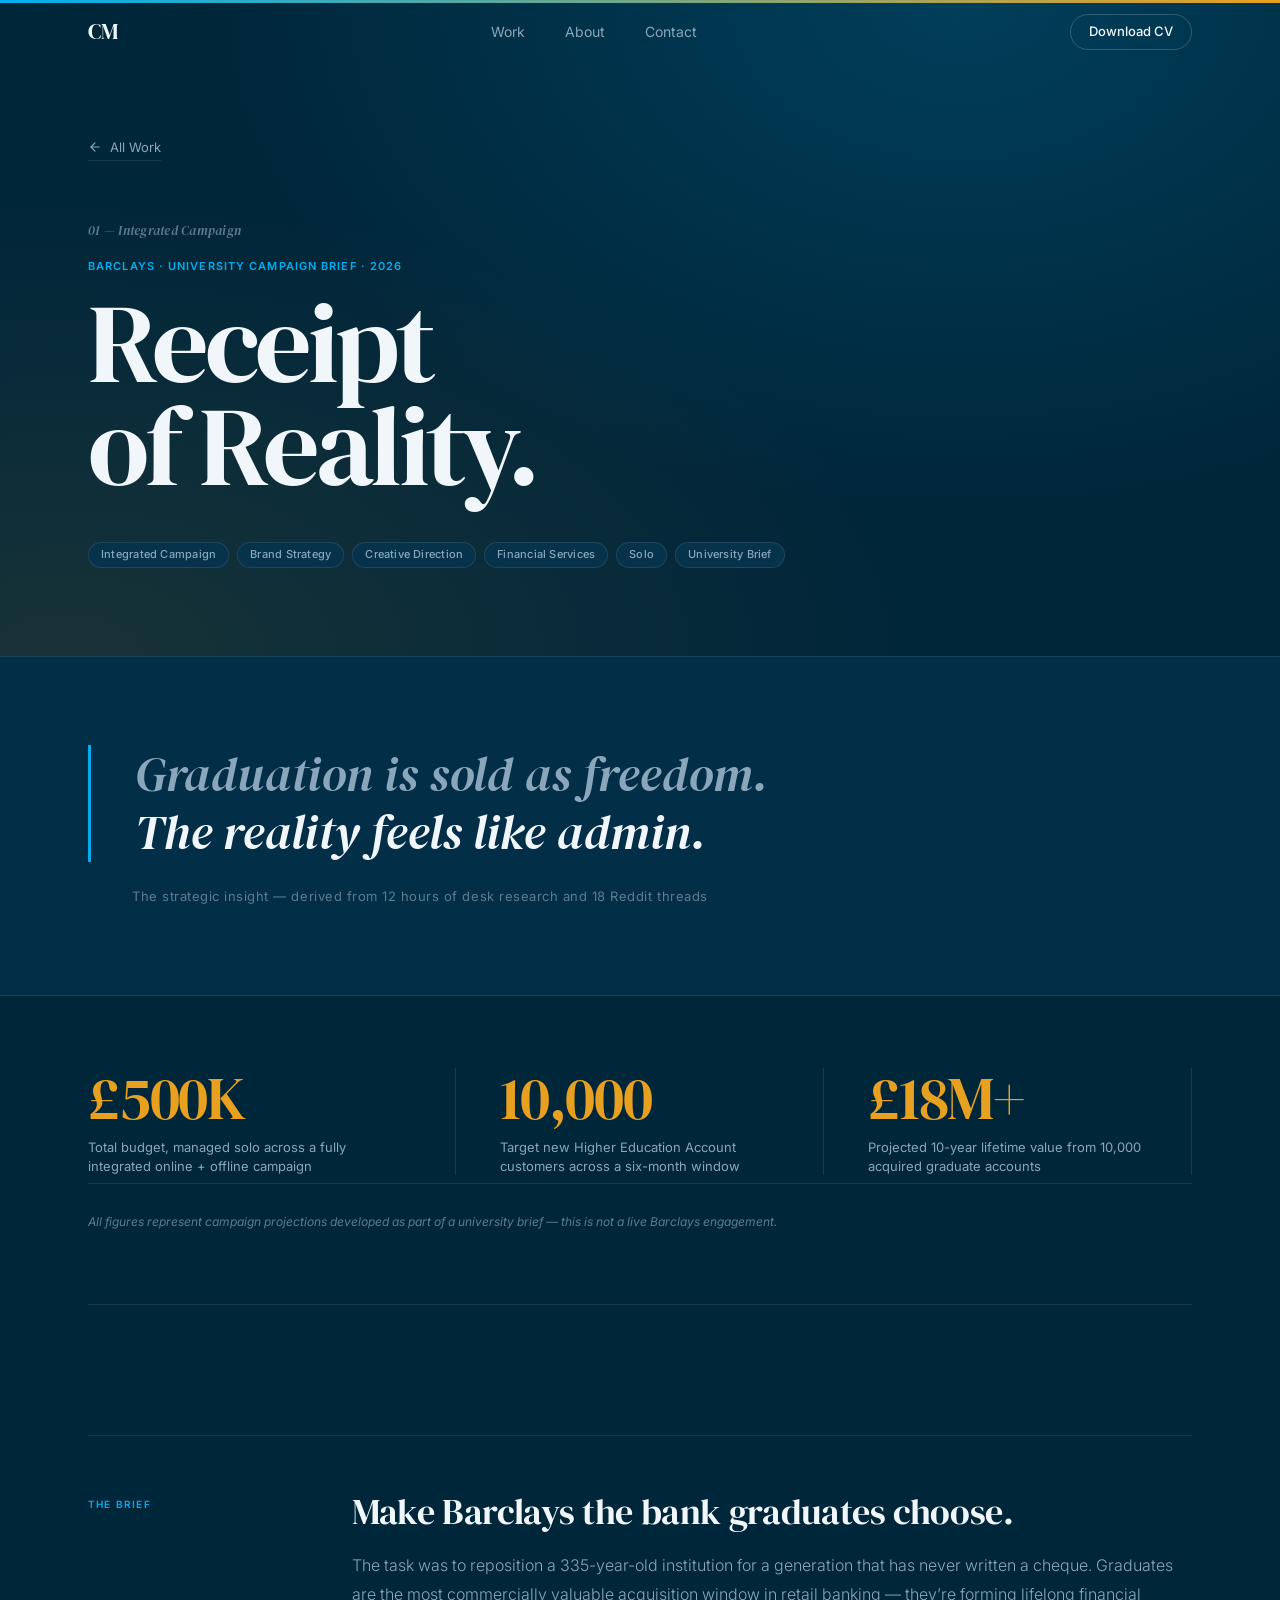
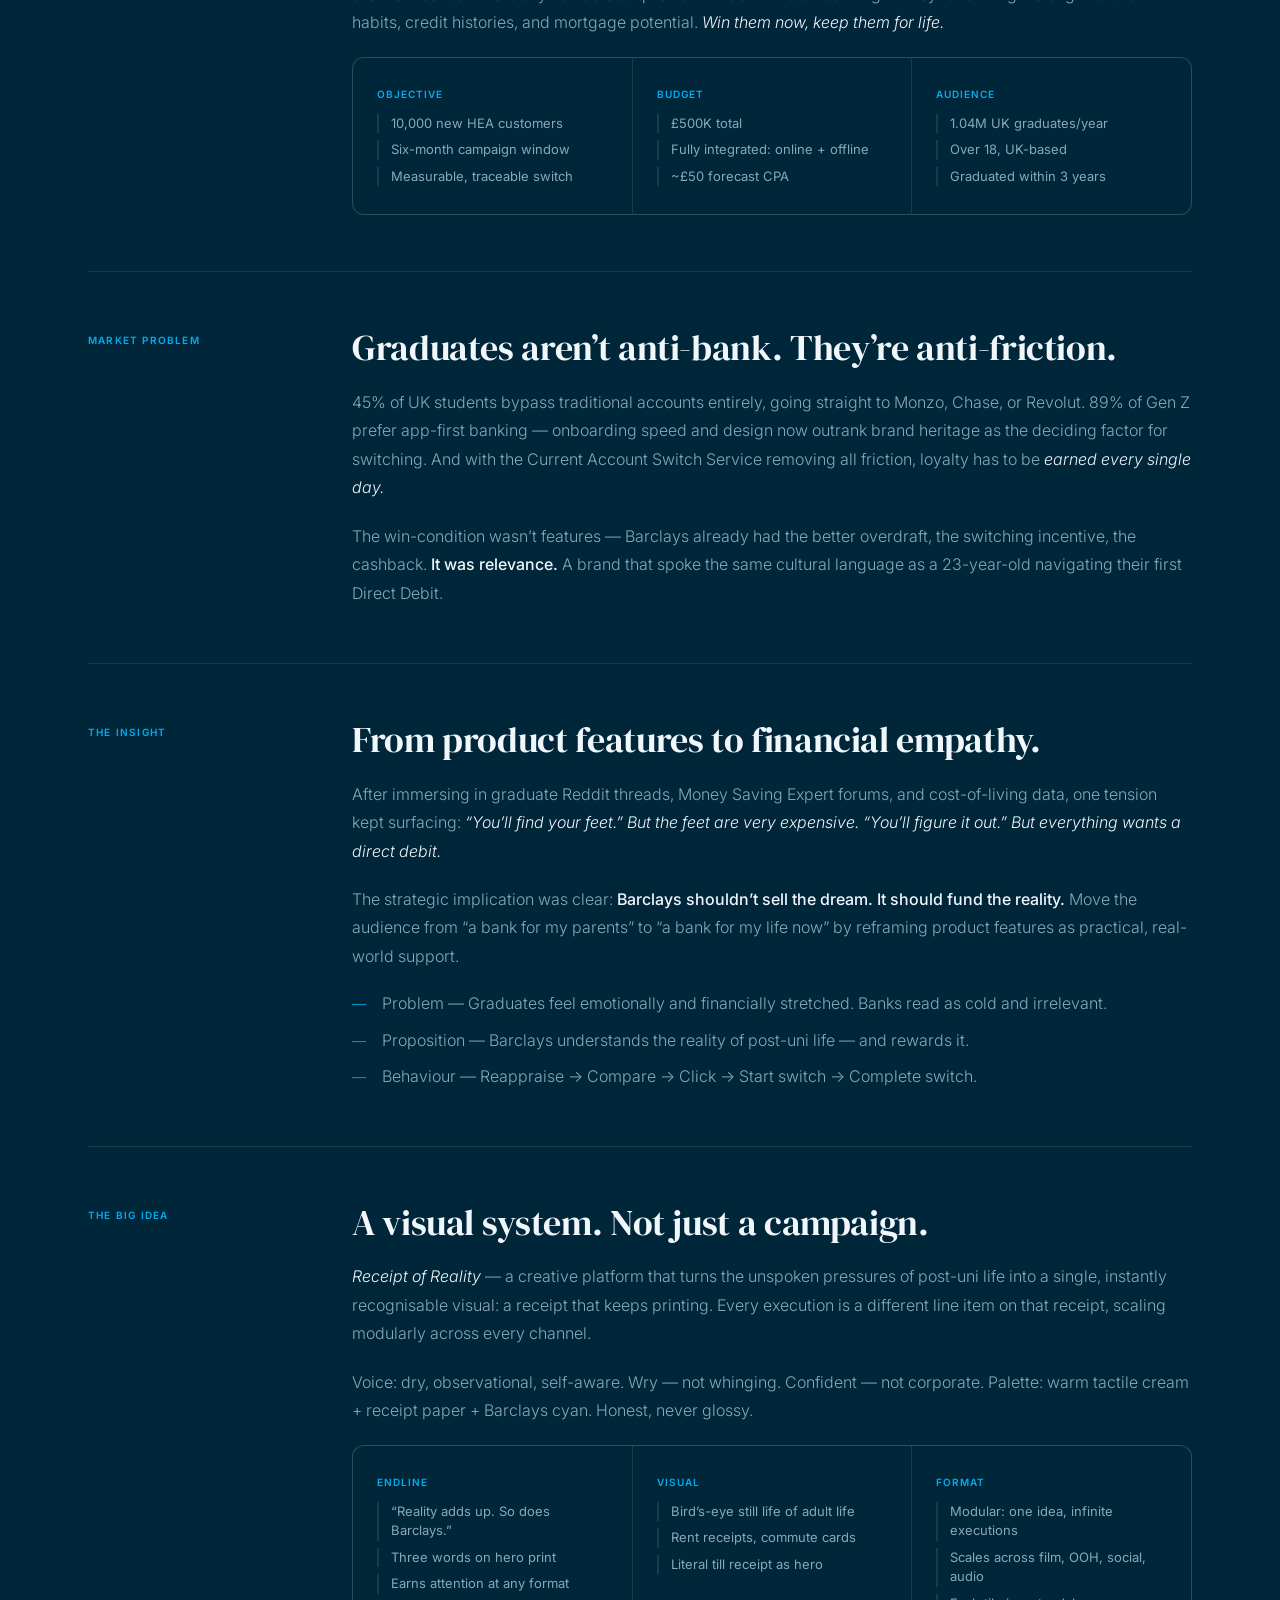
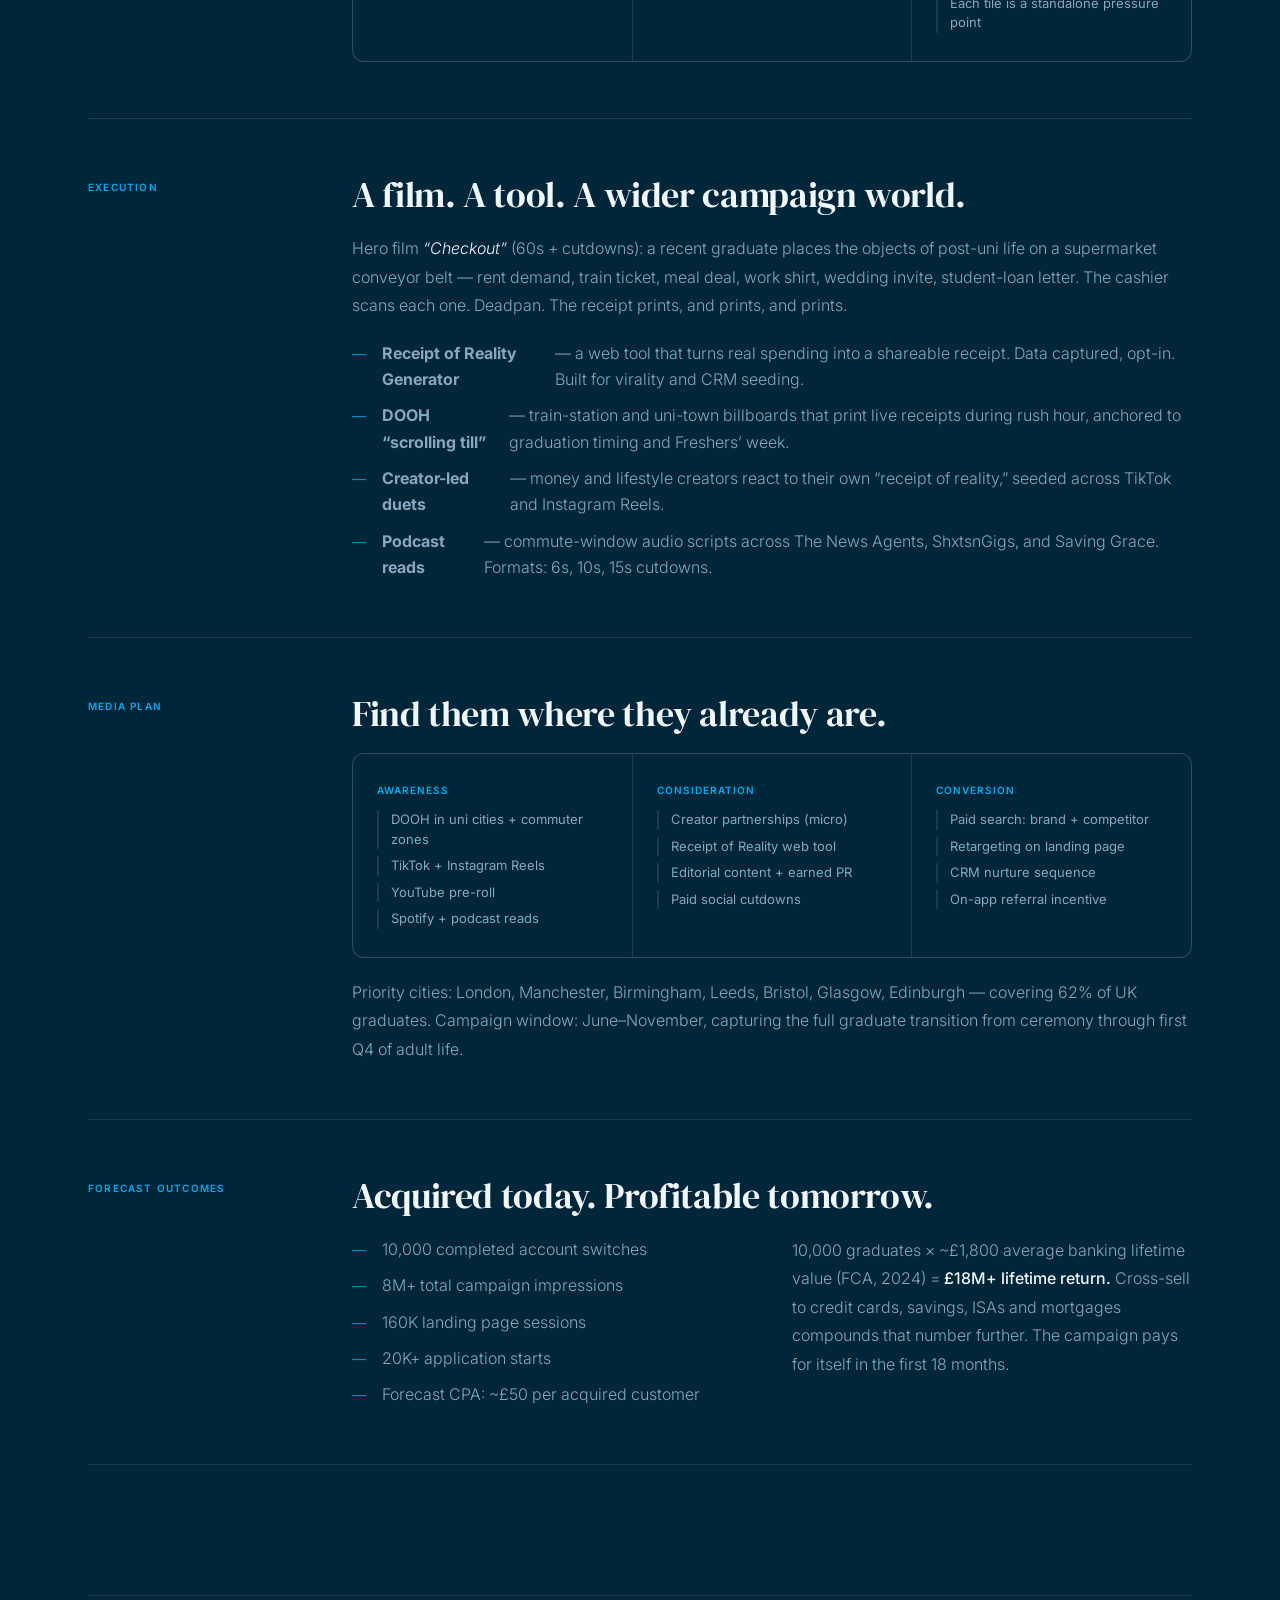
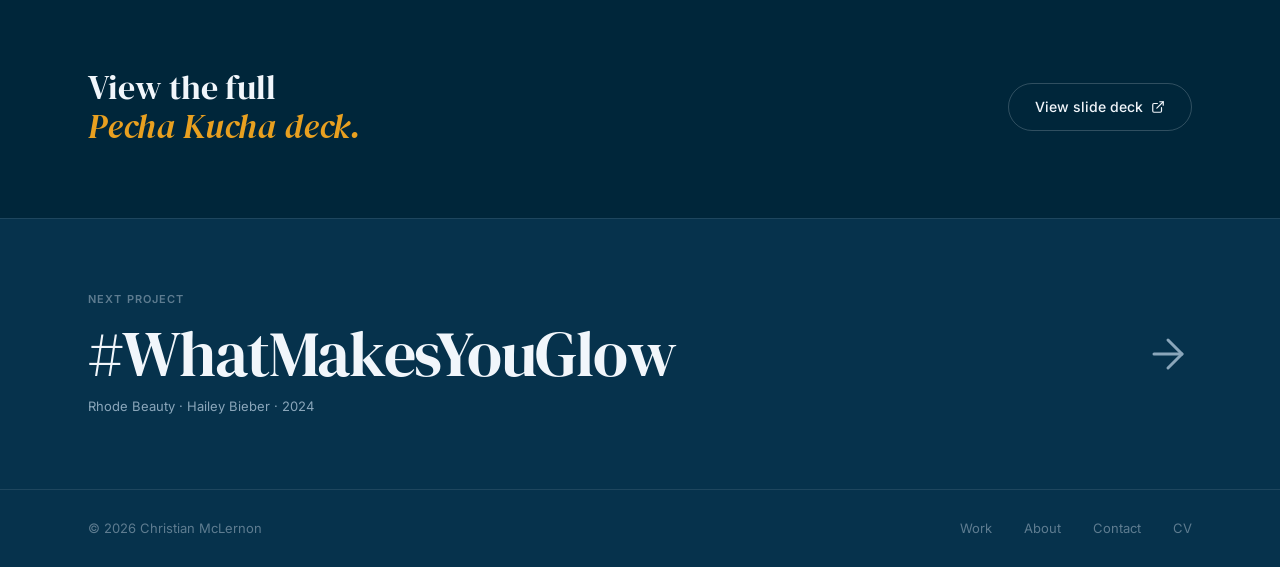
<file: work/receipt-of-reality.html>
<!DOCTYPE html>
<html lang="en">
<head>
  <meta charset="UTF-8" />
  <meta name="viewport" content="width=device-width, initial-scale=1.0" />
  <title>Receipt of Reality — Christian McLernon</title>
  <meta name="description" content="Barclays Higher Education Account — a solo-developed, full-funnel integrated campaign targeting 10,000 graduate account switches in six months." />
  <link rel="preconnect" href="https://fonts.googleapis.com" />
  <link rel="preconnect" href="https://fonts.gstatic.com" crossorigin />
  <link href="https://fonts.googleapis.com/css2?family=DM+Serif+Display:ital@0;1&family=Inter:wght@300;400;500;600&display=swap" rel="stylesheet" />
  <link rel="stylesheet" href="../css/styles.css" />
  <link rel="stylesheet" href="../css/project.css" />
  <style>
    :root {
      --fg:              #F1F6FB;
      --fg-2:            #8AA6BA;
      --fg-3:            #5E7C90;
      --accent:          #00AEEF;
      --accent-light:    #4DC8EE;
      --accent-warm:     #E8A020;
      --accent-warm-l:   #F2C66A;
      --bg:              #00263A;
      --bg-raised:       #06324C;
      --bg-overlay:      #0A3D5E;
      --border:          rgba(241,246,251,.1);
      --border-h:        rgba(241,246,251,.2);
      --page-insight-bg: #032E48;
    }
    .nav.scrolled {
      background: rgba(0,38,58,.92);
      border-bottom-color: rgba(241,246,251,.08);
    }
    .proj-hero {
      background:
        radial-gradient(ellipse at 75% 0%, rgba(0,174,239,.18) 0%, transparent 55%),
        radial-gradient(ellipse at 5% 100%, rgba(232,160,32,.1) 0%, transparent 50%),
        var(--bg);
    }
  </style>
</head>
<body>

  <nav class="nav" id="nav">
    <div class="nav-inner container">
      <a href="../index.html" class="nav-logo">CM</a>
      <ul class="nav-links">
        <li><a href="../index.html#work" class="nav-link">Work</a></li>
        <li><a href="../index.html#about" class="nav-link">About</a></li>
        <li><a href="../index.html#contact" class="nav-link">Contact</a></li>
      </ul>
      <a href="../assets/Christian_McLernon_CV_Hybrid.pdf" target="_blank" rel="noopener" class="nav-cv btn btn-ghost btn-sm">Download CV</a>
      <button class="nav-menu-btn" id="menuBtn" aria-label="Toggle menu" aria-expanded="false">
        <span></span><span></span>
      </button>
    </div>
  </nav>

  <div class="mobile-menu" id="mobileMenu" aria-hidden="true">
    <ul class="mobile-nav-links">
      <li><a href="../index.html#work" class="mobile-nav-link">Work</a></li>
      <li><a href="../index.html#about" class="mobile-nav-link">About</a></li>
      <li><a href="../index.html#contact" class="mobile-nav-link">Contact</a></li>
    </ul>
  </div>

  <!-- Hero -->
  <section class="proj-hero">
    <div class="container">
      <a href="../index.html#work" class="proj-breadcrumb reveal">
        <svg width="14" height="14" viewBox="0 0 24 24" fill="none" stroke="currentColor" stroke-width="2" stroke-linecap="round" stroke-linejoin="round" aria-hidden="true"><line x1="19" y1="12" x2="5" y2="12"/><polyline points="12 19 5 12 12 5"/></svg>
        All Work
      </a>
      <div class="proj-num reveal">01 &mdash; Integrated Campaign</div>
      <div class="proj-client-line reveal">Barclays &middot; University Campaign Brief &middot; 2026</div>
      <h1 class="proj-title reveal">Receipt<br />of Reality.</h1>
      <div class="proj-hero-tags reveal">
        <span class="tag">Integrated Campaign</span>
        <span class="tag">Brand Strategy</span>
        <span class="tag">Creative Direction</span>
        <span class="tag">Financial Services</span>
        <span class="tag">Solo</span>
        <span class="tag">University Brief</span>
      </div>
    </div>
  </section>

  <!-- Pull Quote -->
  <section class="proj-insight">
    <div class="container">
      <blockquote class="proj-quote reveal">
        Graduation is sold as freedom.<br /><em>The reality feels like admin.</em>
      </blockquote>
      <p class="proj-quote-attr reveal">The strategic insight &mdash; derived from 12 hours of desk research and 18 Reddit threads</p>
    </div>
  </section>

  <!-- KPIs -->
  <div class="container">
    <div class="proj-kpis">
      <div class="proj-kpi reveal">
        <div class="proj-kpi-value">&pound;500K</div>
        <div class="proj-kpi-label">Total budget, managed solo across a fully integrated online + offline campaign</div>
      </div>
      <div class="proj-kpi reveal">
        <div class="proj-kpi-value">10,000</div>
        <div class="proj-kpi-label">Target new Higher Education Account customers across a six-month window</div>
      </div>
      <div class="proj-kpi reveal">
        <div class="proj-kpi-value">&pound;18M+</div>
        <div class="proj-kpi-label">Projected 10-year lifetime value from 10,000 acquired graduate accounts</div>
      </div>
      <p class="proj-kpi-preface reveal">All figures represent campaign projections developed as part of a university brief &mdash; this is not a live Barclays engagement.</p>
    </div>
  </div>

  <!-- Body -->
  <div class="proj-body">
    <div class="container">

      <div class="proj-section reveal">
        <div class="proj-section-label">The Brief</div>
        <div class="proj-section-content">
          <h2 class="proj-heading">Make Barclays the bank graduates choose.</h2>
          <p class="proj-text">
            The task was to reposition a 335-year-old institution for a generation that has never written a cheque.
            Graduates are the most commercially valuable acquisition window in retail banking &mdash; they&rsquo;re forming
            lifelong financial habits, credit histories, and mortgage potential. <em>Win them now, keep them for life.</em>
          </p>
          <div class="proj-exec-grid">
            <div class="proj-exec-cell">
              <div class="proj-exec-title">Objective</div>
              <ul class="proj-exec-items">
                <li>10,000 new HEA customers</li>
                <li>Six-month campaign window</li>
                <li>Measurable, traceable switch</li>
              </ul>
            </div>
            <div class="proj-exec-cell">
              <div class="proj-exec-title">Budget</div>
              <ul class="proj-exec-items">
                <li>&pound;500K total</li>
                <li>Fully integrated: online + offline</li>
                <li>~&pound;50 forecast CPA</li>
              </ul>
            </div>
            <div class="proj-exec-cell">
              <div class="proj-exec-title">Audience</div>
              <ul class="proj-exec-items">
                <li>1.04M UK graduates/year</li>
                <li>Over 18, UK-based</li>
                <li>Graduated within 3 years</li>
              </ul>
            </div>
          </div>
        </div>
      </div>

      <div class="proj-section reveal">
        <div class="proj-section-label">Market Problem</div>
        <div class="proj-section-content">
          <h2 class="proj-heading">Graduates aren&rsquo;t anti-bank. They&rsquo;re anti-friction.</h2>
          <p class="proj-text">
            45% of UK students bypass traditional accounts entirely, going straight to Monzo, Chase, or Revolut.
            89% of Gen Z prefer app-first banking &mdash; onboarding speed and design now outrank brand heritage
            as the deciding factor for switching. And with the Current Account Switch Service removing all friction,
            loyalty has to be <em>earned every single day.</em>
          </p>
          <p class="proj-text">
            The win-condition wasn&rsquo;t features &mdash; Barclays already had the better overdraft, the switching
            incentive, the cashback. <strong>It was relevance.</strong> A brand that spoke the same cultural language
            as a 23-year-old navigating their first Direct Debit.
          </p>
        </div>
      </div>

      <div class="proj-section reveal">
        <div class="proj-section-label">The Insight</div>
        <div class="proj-section-content">
          <h2 class="proj-heading">From product features to financial empathy.</h2>
          <p class="proj-text">
            After immersing in graduate Reddit threads, Money Saving Expert forums, and cost-of-living data,
            one tension kept surfacing: <em>&ldquo;You&rsquo;ll find your feet.&rdquo; But the feet are very expensive.
            &ldquo;You&rsquo;ll figure it out.&rdquo; But everything wants a direct debit.</em>
          </p>
          <p class="proj-text">
            The strategic implication was clear: <strong>Barclays shouldn&rsquo;t sell the dream. It should fund the reality.</strong>
            Move the audience from &ldquo;a bank for my parents&rdquo; to &ldquo;a bank for my life now&rdquo; by
            reframing product features as practical, real-world support.
          </p>
          <ul class="proj-list">
            <li>Problem &mdash; Graduates feel emotionally and financially stretched. Banks read as cold and irrelevant.</li>
            <li>Proposition &mdash; Barclays understands the reality of post-uni life &mdash; and rewards it.</li>
            <li>Behaviour &mdash; Reappraise &rarr; Compare &rarr; Click &rarr; Start switch &rarr; Complete switch.</li>
          </ul>
        </div>
      </div>

      <div class="proj-section reveal">
        <div class="proj-section-label">The Big Idea</div>
        <div class="proj-section-content">
          <h2 class="proj-heading">A visual system. Not just a campaign.</h2>
          <p class="proj-text">
            <em>Receipt of Reality</em> &mdash; a creative platform that turns the unspoken pressures of post-uni life
            into a single, instantly recognisable visual: a receipt that keeps printing. Every execution is a
            different line item on that receipt, scaling modularly across every channel.
          </p>
          <p class="proj-text">
            Voice: dry, observational, self-aware. Wry &mdash; not whinging. Confident &mdash; not corporate.
            Palette: warm tactile cream + receipt paper + Barclays cyan. Honest, never glossy.
          </p>
          <div class="proj-exec-grid">
            <div class="proj-exec-cell">
              <div class="proj-exec-title">Endline</div>
              <ul class="proj-exec-items">
                <li>&ldquo;Reality adds up. So does Barclays.&rdquo;</li>
                <li>Three words on hero print</li>
                <li>Earns attention at any format</li>
              </ul>
            </div>
            <div class="proj-exec-cell">
              <div class="proj-exec-title">Visual</div>
              <ul class="proj-exec-items">
                <li>Bird&rsquo;s-eye still life of adult life</li>
                <li>Rent receipts, commute cards</li>
                <li>Literal till receipt as hero</li>
              </ul>
            </div>
            <div class="proj-exec-cell">
              <div class="proj-exec-title">Format</div>
              <ul class="proj-exec-items">
                <li>Modular: one idea, infinite executions</li>
                <li>Scales across film, OOH, social, audio</li>
                <li>Each tile is a standalone pressure point</li>
              </ul>
            </div>
          </div>
        </div>
      </div>

      <div class="proj-section reveal">
        <div class="proj-section-label">Execution</div>
        <div class="proj-section-content">
          <h2 class="proj-heading">A film. A tool. A wider campaign world.</h2>
          <p class="proj-text">
            Hero film <em>&ldquo;Checkout&rdquo;</em> (60s + cutdowns): a recent graduate places the objects of post-uni life
            on a supermarket conveyor belt &mdash; rent demand, train ticket, meal deal, work shirt, wedding invite,
            student-loan letter. The cashier scans each one. Deadpan. The receipt prints, and prints, and prints.
          </p>
          <ul class="proj-list">
            <li><strong>Receipt of Reality Generator</strong> &mdash; a web tool that turns real spending into a shareable receipt. Data captured, opt-in. Built for virality and CRM seeding.</li>
            <li><strong>DOOH &ldquo;scrolling till&rdquo;</strong> &mdash; train-station and uni-town billboards that print live receipts during rush hour, anchored to graduation timing and Freshers&rsquo; week.</li>
            <li><strong>Creator-led duets</strong> &mdash; money and lifestyle creators react to their own &ldquo;receipt of reality,&rdquo; seeded across TikTok and Instagram Reels.</li>
            <li><strong>Podcast reads</strong> &mdash; commute-window audio scripts across The News Agents, ShxtsnGigs, and Saving Grace. Formats: 6s, 10s, 15s cutdowns.</li>
          </ul>
        </div>
      </div>

      <div class="proj-section reveal">
        <div class="proj-section-label">Media Plan</div>
        <div class="proj-section-content">
          <h2 class="proj-heading">Find them where they already are.</h2>
          <div class="proj-exec-grid">
            <div class="proj-exec-cell">
              <div class="proj-exec-title">Awareness</div>
              <ul class="proj-exec-items">
                <li>DOOH in uni cities + commuter zones</li>
                <li>TikTok + Instagram Reels</li>
                <li>YouTube pre-roll</li>
                <li>Spotify + podcast reads</li>
              </ul>
            </div>
            <div class="proj-exec-cell">
              <div class="proj-exec-title">Consideration</div>
              <ul class="proj-exec-items">
                <li>Creator partnerships (micro)</li>
                <li>Receipt of Reality web tool</li>
                <li>Editorial content + earned PR</li>
                <li>Paid social cutdowns</li>
              </ul>
            </div>
            <div class="proj-exec-cell">
              <div class="proj-exec-title">Conversion</div>
              <ul class="proj-exec-items">
                <li>Paid search: brand + competitor</li>
                <li>Retargeting on landing page</li>
                <li>CRM nurture sequence</li>
                <li>On-app referral incentive</li>
              </ul>
            </div>
          </div>
          <p class="proj-text">
            Priority cities: London, Manchester, Birmingham, Leeds, Bristol, Glasgow, Edinburgh &mdash;
            covering 62% of UK graduates. Campaign window: June&ndash;November, capturing the full
            graduate transition from ceremony through first Q4 of adult life.
          </p>
        </div>
      </div>

      <div class="proj-section reveal">
        <div class="proj-section-label">Forecast Outcomes</div>
        <div class="proj-section-content">
          <h2 class="proj-heading">Acquired today. Profitable tomorrow.</h2>
          <div class="proj-two-col">
            <div>
              <ul class="proj-list">
                <li>10,000 completed account switches</li>
                <li>8M+ total campaign impressions</li>
                <li>160K landing page sessions</li>
                <li>20K+ application starts</li>
                <li>Forecast CPA: ~&pound;50 per acquired customer</li>
              </ul>
            </div>
            <div>
              <p class="proj-text">
                10,000 graduates &times; ~&pound;1,800 average banking lifetime value (FCA, 2024) =
                <strong>&pound;18M+ lifetime return.</strong> Cross-sell to credit cards, savings, ISAs and mortgages
                compounds that number further. The campaign pays for itself in the first 18 months.
              </p>
            </div>
          </div>
        </div>
      </div>

    </div>
  </div>

  <!-- Deck link -->
  <div class="container">
    <div class="proj-download reveal">
      <p class="proj-download-text">View the full<br /><em>Pecha Kucha deck.</em></p>
      <a href="receipt-of-reality-deck.html" class="btn btn-ghost">
        View slide deck
        <svg width="14" height="14" viewBox="0 0 24 24" fill="none" stroke="currentColor" stroke-width="2" stroke-linecap="round" stroke-linejoin="round" aria-hidden="true"><path d="M18 13v6a2 2 0 0 1-2 2H5a2 2 0 0 1-2-2V8a2 2 0 0 1 2-2h6"/><polyline points="15 3 21 3 21 9"/><line x1="10" y1="14" x2="21" y2="3"/></svg>
      </a>
    </div>
  </div>

  <!-- Next project -->
  <div class="proj-next">
    <div class="container">
      <a href="what-makes-you-glow.html" class="proj-next-link reveal">
        <div>
          <div class="proj-next-eyebrow">Next Project</div>
          <div class="proj-next-title">#WhatMakesYouGlow</div>
          <div class="proj-next-client">Rhode Beauty &middot; Hailey Bieber &middot; 2024</div>
        </div>
        <svg class="proj-next-arrow" width="48" height="48" viewBox="0 0 24 24" fill="none" stroke="currentColor" stroke-width="1.5" stroke-linecap="round" stroke-linejoin="round" aria-hidden="true"><line x1="5" y1="12" x2="19" y2="12"/><polyline points="12 5 19 12 12 19"/></svg>
      </a>
    </div>
  </div>

  <footer class="footer">
    <div class="container footer-inner">
      <p class="footer-copy">&copy; <span id="year"></span> Christian McLernon</p>
      <nav class="footer-nav" aria-label="Footer navigation">
        <a href="../index.html#work" class="footer-link">Work</a>
        <a href="../index.html#about" class="footer-link">About</a>
        <a href="../index.html#contact" class="footer-link">Contact</a>
        <a href="../assets/Christian_McLernon_CV_Hybrid.pdf" target="_blank" rel="noopener" class="footer-link">CV</a>
      </nav>
    </div>
  </footer>

  <script src="../js/main.js"></script>
</body>
</html>
</file>
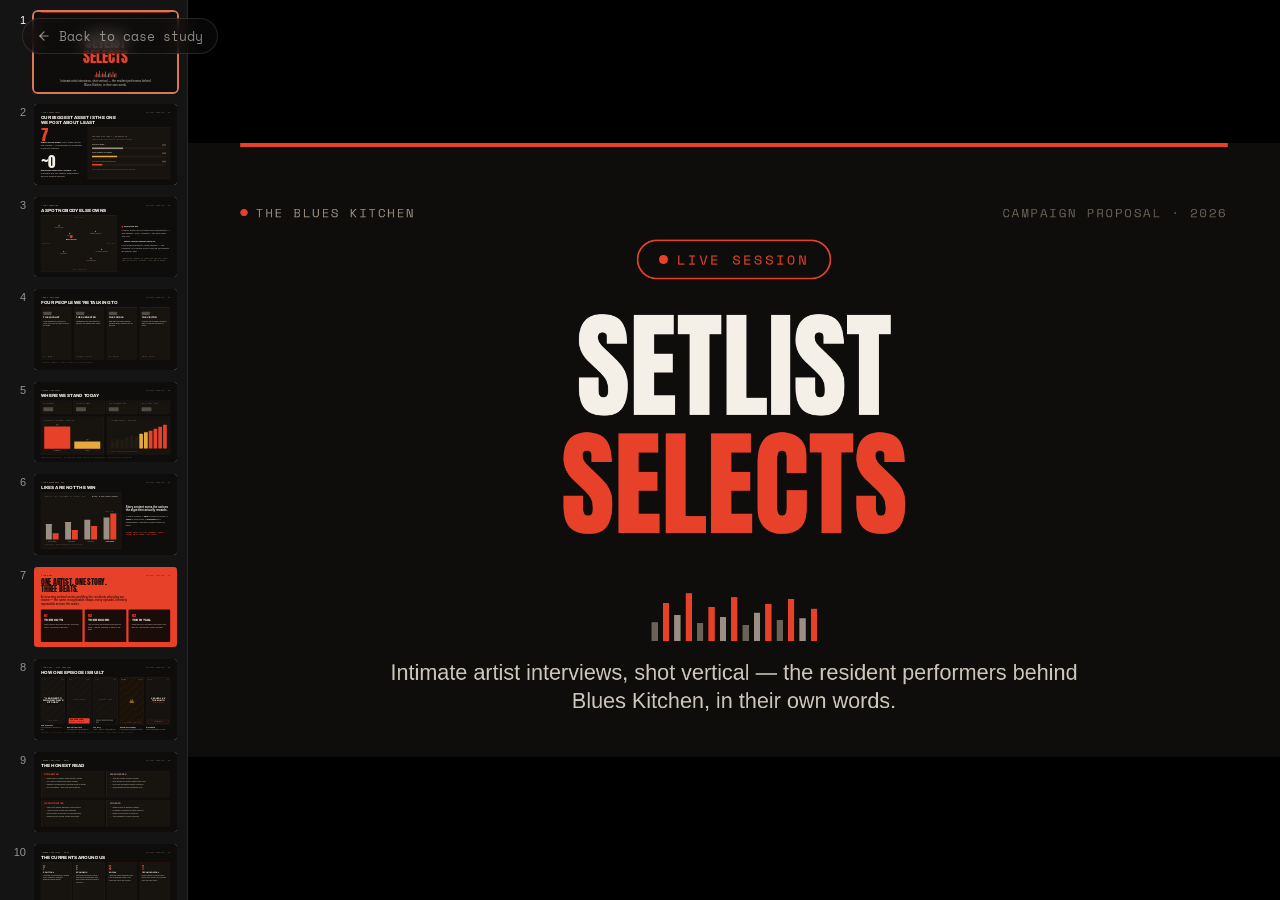
<file: work/setlist-selects-deck.html>
<!DOCTYPE html>
<html lang="en">
<head>
<meta charset="utf-8">
<meta name="viewport" content="width=device-width, initial-scale=1">
<title>Setlist Selects — Blues Kitchen Campaign Proposal · Christian McLernon</title>
<link rel="preconnect" href="https://fonts.googleapis.com">
<link rel="preconnect" href="https://fonts.gstatic.com" crossorigin>
<link href="https://fonts.googleapis.com/css2?family=Anton&family=Archivo:wght@400;500;600;700;800;900&family=Space+Mono:wght@400;700&display=swap" rel="stylesheet">
<style>
  :root{
    --ink:#0e0d0c; --panel:#17130f; --panel2:#211b14; --paper:#f4f0e8;
    --muted:#9a8f82; --dim:#6b6256; --line:rgba(244,240,232,.13);
    --red:#e8412a; --amber:#e6a93a;
    --t-kicker:23px; --t-title:60px; --t-sub:38px; --t-body:29px; --t-small:22px;
    --pad:92px; --padb:74px;
  }
  *{margin:0;padding:0;box-sizing:border-box;}
  html,body{background:#0e0d0c;height:100%;overflow:hidden;}
  deck-stage:not(:defined){visibility:hidden}
  @keyframes wave{0%,100%{transform:scaleY(0.45);}50%{transform:scaleY(1);}}
  .back-link{
    position:fixed;top:18px;left:22px;z-index:9999;
    display:inline-flex;align-items:center;gap:8px;
    font-family:'Space Mono',monospace;font-size:13px;font-weight:400;
    color:rgba(244,240,232,.55);text-decoration:none;
    background:rgba(14,13,12,.6);backdrop-filter:blur(8px);
    padding:7px 14px;border-radius:100px;border:1px solid rgba(244,240,232,.12);
    transition:color .15s,background .15s;
  }
  .back-link:hover{color:var(--paper);background:rgba(14,13,12,.85);}
  .back-link svg{flex:none;}
</style>
</head>
<body>

<a href="setlist-selects.html" class="back-link">
  <svg width="14" height="14" viewBox="0 0 24 24" fill="none" stroke="currentColor" stroke-width="2" stroke-linecap="round" stroke-linejoin="round"><line x1="19" y1="12" x2="5" y2="12"/><polyline points="12 19 5 12 12 5"/></svg>
  Back to case study
</a>

<deck-stage width="1920" height="1080">

<!-- ============================= 01 · TITLE ============================= -->
<section data-label="Title" data-screen-label="01" data-speaker-notes="Welcome. This is the pitch for Setlist Selects — a behind-the-scenes social campaign built entirely around our in-house performers. Live music is what makes us, but right now the people on our stages are the story we tell least. This deck makes the case and shows exactly how we'd shoot it." style="background:var(--ink); color:var(--paper);">
  <div style="height:100%; display:flex; flex-direction:column; justify-content:space-between; align-items:center; text-align:center; padding:80px var(--pad) var(--padb); position:relative;">
    <div style="position:absolute; top:0; left:var(--pad); right:var(--pad); height:7px; background:var(--red);"></div>
    <div style="display:flex; justify-content:space-between; align-items:center; width:100%; font-family:'Space Mono',monospace; font-size:var(--t-small); letter-spacing:.16em; text-transform:uppercase; color:var(--muted); padding-top:26px;">
      <span style="display:flex; align-items:center; gap:14px;"><span style="width:13px; height:13px; border-radius:50%; background:var(--red);"></span>The Blues Kitchen</span>
      <span style="color:var(--dim);">Campaign Proposal · 2026</span>
    </div>
    <div style="display:flex; flex-direction:column; align-items:center;">
      <div style="display:inline-flex; align-items:center; gap:16px; border:3px solid var(--red); color:var(--red); border-radius:100px; padding:14px 36px; font-family:'Space Mono',monospace; font-size:24px; letter-spacing:.18em; text-transform:uppercase; margin-bottom:48px;"><span style="width:16px; height:16px; border-radius:50%; background:var(--red);"></span>Live Session</div>
      <h1 style="font-family:'Anton',sans-serif; font-size:204px; line-height:1.02; letter-spacing:-0.005em; text-transform:uppercase; font-weight:400; text-align:center;">Setlist<br><span style="color:var(--red);">Selects</span></h1>
      <div style="display:flex; align-items:flex-end; gap:9px; height:84px; margin-top:88px;">
        <div style="width:11px; transform-origin:bottom; background:var(--dim); height:40%; animation:wave 1.1s ease-in-out infinite;"></div><div style="width:11px; transform-origin:bottom; background:var(--red); height:80%; animation:wave 1.1s ease-in-out .1s infinite;"></div><div style="width:11px; transform-origin:bottom; background:var(--muted); height:55%; animation:wave 1.1s ease-in-out .2s infinite;"></div><div style="width:11px; transform-origin:bottom; background:var(--red); height:100%; animation:wave 1.1s ease-in-out .3s infinite;"></div><div style="width:11px; transform-origin:bottom; background:var(--dim); height:38%; animation:wave 1.1s ease-in-out .15s infinite;"></div><div style="width:11px; transform-origin:bottom; background:var(--red); height:72%; animation:wave 1.1s ease-in-out .25s infinite;"></div><div style="width:11px; transform-origin:bottom; background:var(--muted); height:50%; animation:wave 1.1s ease-in-out .35s infinite;"></div><div style="width:11px; transform-origin:bottom; background:var(--red); height:92%; animation:wave 1.1s ease-in-out .05s infinite;"></div><div style="width:11px; transform-origin:bottom; background:var(--dim); height:34%; animation:wave 1.1s ease-in-out .28s infinite;"></div><div style="width:11px; transform-origin:bottom; background:var(--muted); height:60%; animation:wave 1.1s ease-in-out .18s infinite;"></div><div style="width:11px; transform-origin:bottom; background:var(--red); height:78%; animation:wave 1.1s ease-in-out .32s infinite;"></div><div style="width:11px; transform-origin:bottom; background:var(--dim); height:44%; animation:wave 1.1s ease-in-out .12s infinite;"></div><div style="width:11px; transform-origin:bottom; background:var(--red); height:88%; animation:wave 1.1s ease-in-out .22s infinite;"></div><div style="width:11px; transform-origin:bottom; background:var(--muted); height:48%; animation:wave 1.1s ease-in-out .38s infinite;"></div><div style="width:11px; transform-origin:bottom; background:var(--red); height:68%; animation:wave 1.1s ease-in-out .08s infinite;"></div>
      </div>
    </div>
    <div style="font-size:var(--t-sub); font-weight:500; color:#cdc6ba; max-width:1240px; line-height:1.3;">Intimate artist interviews, shot vertical — the resident performers behind Blues Kitchen, in their own words.</div>
  </div>
</section>

<!-- ============================= 02 · OPPORTUNITY ============================= -->
<section data-label="Opportunity" data-screen-label="02" data-speaker-notes="The strategic gap. We run live music seven nights a week across four venues — that's our entire identity. But scan our feed and it skews to food, drink and club nights. The performers — the single thing competitors can't copy — barely feature. That's the opening Setlist Selects walks through." style="background:var(--ink); color:var(--paper);">
  <div style="height:100%; display:flex; flex-direction:column; padding:var(--pad) var(--pad) var(--padb); position:relative;">
    <div style="display:flex; justify-content:space-between; align-items:center; font-family:'Space Mono',monospace; font-size:var(--t-small); letter-spacing:.14em; text-transform:uppercase; color:var(--dim);">
      <span style="display:flex; align-items:center; gap:13px; color:var(--muted);"><span style="width:11px; height:11px; border-radius:50%; background:var(--red);"></span>The Opportunity</span>
      <span>Setlist Selects · 02</span>
    </div>
    <h2 style="font-family:'Archivo',sans-serif; font-weight:800; font-size:var(--t-title); text-transform:uppercase; letter-spacing:-0.012em; margin-top:30px; line-height:1.02; max-width:1400px;">Our biggest asset is the one<br>we post about least</h2>
    <div style="flex:1; display:flex; align-items:center; gap:70px; margin-top:34px;">
      <div style="flex:none; width:560px;">
        <div style="font-family:'Anton',sans-serif; font-size:200px; line-height:0.8; color:var(--red);">7</div>
        <div style="font-size:var(--t-body); color:#cdc6ba; margin-top:14px; line-height:1.35;"><strong style="color:var(--paper);">nights of live music</strong>, every week, across four venues — a programme no competitor in the city matches.</div>
        <div style="height:1px; background:var(--line); margin:40px 0;"></div>
        <div style="font-family:'Anton',sans-serif; font-size:200px; line-height:0.8; color:var(--paper);">~0</div>
        <div style="font-size:var(--t-body); color:#cdc6ba; margin-top:14px; line-height:1.35;"><strong style="color:var(--paper);">dedicated artist-story content.</strong> The musicians are our deepest differentiator and our quietest channel.</div>
      </div>
      <div style="flex:1; align-self:stretch; display:flex; flex-direction:column; justify-content:center; background:var(--panel); border:1px solid var(--line); border-radius:6px; padding:54px 56px;">
        <div style="font-family:'Space Mono',monospace; font-size:var(--t-small); letter-spacing:.12em; text-transform:uppercase; color:var(--muted); margin-bottom:8px;">Content mix today — indicative</div>
        <div style="font-size:var(--t-small); color:var(--dim); margin-bottom:38px;">Share of recent posts by theme · proportions illustrative</div>
        <div style="display:flex; flex-direction:column; gap:30px;">
          <div>
            <div style="display:flex; justify-content:space-between; font-size:var(--t-body); margin-bottom:12px;"><span>Food &amp; drink</span><span style="font-family:'Space Mono',monospace; color:var(--muted);"><span style="display:inline-block; width:1.7em; height:0.7em; background:var(--dim); border-radius:0.1em; vertical-align:-0.04em; opacity:.72;"></span></span></div>
            <div style="height:26px; background:var(--panel2); border-radius:3px; overflow:hidden;"><div style="width:42%; height:100%; background:var(--muted);"></div></div>
          </div>
          <div>
            <div style="display:flex; justify-content:space-between; font-size:var(--t-body); margin-bottom:12px;"><span>Club nights &amp; events</span><span style="font-family:'Space Mono',monospace; color:var(--muted);"><span style="display:inline-block; width:1.7em; height:0.7em; background:var(--dim); border-radius:0.1em; vertical-align:-0.04em; opacity:.72;"></span></span></div>
            <div style="height:26px; background:var(--panel2); border-radius:3px; overflow:hidden;"><div style="width:34%; height:100%; background:var(--amber);"></div></div>
          </div>
          <div>
            <div style="display:flex; justify-content:space-between; font-size:var(--t-body); margin-bottom:12px;"><span style="color:var(--red); font-weight:700;">Artists &amp; performances</span><span style="font-family:'Space Mono',monospace; color:var(--red);"><span style="display:inline-block; width:1.7em; height:0.7em; background:var(--dim); border-radius:0.1em; vertical-align:-0.04em; opacity:.72;"></span></span></div>
            <div style="height:26px; background:var(--panel2); border-radius:3px; overflow:hidden;"><div style="width:14%; height:100%; background:var(--red);"></div></div>
          </div>
        </div>
        <div style="font-size:var(--t-small); color:var(--dim); margin-top:36px; line-height:1.4;">The smallest slice is the only one nobody else can replicate.</div>
      </div>
    </div>
  </div>
</section>

<!-- ============================= 03 · POSITIONING MAP ============================= -->
<section data-label="Landscape" data-screen-label="03" data-speaker-notes="Where we sit. The London live-music-and-food landscape splits two ways: how music-led vs food-led a venue is, and how polished vs raw the experience feels. We own a rare spot — genuinely music-led but warm and accessible, not a stiff jazz institution or a sticky-floor dive. Setlist Selects pushes us further up-and-right: more credible on music, more intimate and authentic." style="background:var(--ink); color:var(--paper);">
  <div style="height:100%; display:flex; flex-direction:column; padding:var(--pad) var(--pad) var(--padb); position:relative;">
    <div style="display:flex; justify-content:space-between; align-items:center; font-family:'Space Mono',monospace; font-size:var(--t-small); letter-spacing:.14em; text-transform:uppercase; color:var(--dim);">
      <span style="display:flex; align-items:center; gap:13px; color:var(--muted);"><span style="width:11px; height:11px; border-radius:50%; background:var(--red);"></span>The Landscape</span>
      <span>Setlist Selects · 03</span>
    </div>
    <h2 style="font-family:'Archivo',sans-serif; font-weight:800; font-size:var(--t-title); text-transform:uppercase; letter-spacing:-0.012em; margin-top:30px; line-height:1.02;">A spot nobody else owns</h2>
    <div style="flex:1; display:flex; gap:64px; margin-top:30px;">
      <div style="flex:none; width:1020px; position:relative; border:1px solid var(--line); border-radius:6px; background:var(--panel);">
        <div style="position:absolute; left:0; right:0; top:50%; height:1px; background:var(--line);"></div>
        <div style="position:absolute; top:0; bottom:0; left:50%; width:1px; background:var(--line);"></div>
        <div style="position:absolute; top:18px; left:50%; transform:translateX(-50%); font-family:'Space Mono',monospace; font-size:18px; letter-spacing:.1em; text-transform:uppercase; color:var(--dim);">Music-led</div>
        <div style="position:absolute; bottom:18px; left:50%; transform:translateX(-50%); font-family:'Space Mono',monospace; font-size:18px; letter-spacing:.1em; text-transform:uppercase; color:var(--dim);">Food / bar-led</div>
        <div style="position:absolute; left:20px; top:50%; transform:translateY(-50%); font-family:'Space Mono',monospace; font-size:18px; letter-spacing:.1em; text-transform:uppercase; color:var(--dim);">Polished</div>
        <div style="position:absolute; right:20px; top:50%; transform:translateY(-50%); font-family:'Space Mono',monospace; font-size:18px; letter-spacing:.1em; text-transform:uppercase; color:var(--dim);">Raw / DIY</div>
        <div style="position:absolute; left:24%; top:20%; transform:translate(-50%,-50%); text-align:center;"><div style="width:18px;height:18px;border-radius:50%;background:var(--muted);margin:0 auto 8px;"></div><div style="font-size:18px; color:var(--muted); white-space:nowrap;">Ronnie Scott's</div></div>
        <div style="position:absolute; left:38%; top:34%; transform:translate(-50%,-50%); text-align:center;"><div style="width:18px;height:18px;border-radius:50%;background:var(--muted);margin:0 auto 8px;"></div><div style="font-size:18px; color:var(--muted); white-space:nowrap;">Jazz Café</div></div>
        <div style="position:absolute; left:30%; top:66%; transform:translate(-50%,-50%); text-align:center;"><div style="width:18px;height:18px;border-radius:50%;background:var(--muted);margin:0 auto 8px;"></div><div style="font-size:18px; color:var(--muted); white-space:nowrap;">Night Tales</div></div>
        <div style="position:absolute; left:72%; top:30%; transform:translate(-50%,-50%); text-align:center;"><div style="width:18px;height:18px;border-radius:50%;background:var(--muted);margin:0 auto 8px;"></div><div style="font-size:18px; color:var(--muted); white-space:nowrap;">Camden Assembly</div></div>
        <div style="position:absolute; left:80%; top:62%; transform:translate(-50%,-50%); text-align:center;"><div style="width:18px;height:18px;border-radius:50%;background:var(--muted);margin:0 auto 8px;"></div><div style="font-size:18px; color:var(--muted); white-space:nowrap;">Hootananny Brixton</div></div>
        <div style="position:absolute; left:66%; top:78%; transform:translate(-50%,-50%); text-align:center;"><div style="width:18px;height:18px;border-radius:50%;background:var(--muted);margin:0 auto 8px;"></div><div style="font-size:18px; color:var(--muted); white-space:nowrap;">Ain't Nothin' But</div></div>
        <div style="position:absolute; left:40%; top:40%; transform:translate(-50%,-50%); text-align:center; z-index:2;">
          <div style="width:34px;height:34px;border-radius:50%;background:var(--red);margin:0 auto 10px;box-shadow:0 0 0 8px rgba(232,65,42,.22);"></div>
          <div style="font-size:21px; color:var(--paper); font-weight:700; white-space:nowrap;">Blues Kitchen</div>
        </div>
        <div style="position:absolute; left:30%; top:30%; transform:translate(-50%,-50%); width:14px;height:14px;border-radius:50%;border:2px dashed var(--red); z-index:2;"></div>
      </div>
      <div style="flex:1; display:flex; flex-direction:column; justify-content:center; gap:32px;">
        <div>
          <div style="display:flex; align-items:center; gap:14px; margin-bottom:10px;"><span style="width:20px;height:20px;border-radius:50%;background:var(--red);"></span><span style="font-size:var(--t-body); font-weight:700;">Where we are</span></div>
          <div style="font-size:var(--t-body); color:#cdc6ba; line-height:1.4;">Credibly music-led, but warm and unpretentious — and uniquely, food + bourbon + late club under one roof.</div>
        </div>
        <div>
          <div style="display:flex; align-items:center; gap:14px; margin-bottom:10px;"><span style="width:18px;height:18px;border-radius:50%;border:2px dashed var(--red);"></span><span style="font-size:var(--t-body); font-weight:700;">Where Setlist Selects takes us</span></div>
          <div style="font-size:var(--t-body); color:#cdc6ba; line-height:1.4;">More musical authority, more intimacy — the credibility of a Ronnie Scott's with the accessibility we already own.</div>
        </div>
        <div style="font-family:'Space Mono',monospace; font-size:var(--t-small); color:var(--dim); line-height:1.5; border-top:1px solid var(--line); padding-top:26px;">Competitors compete on rooms and line-ups. None tell the artists' stories. That lane is empty.</div>
      </div>
    </div>
  </div>
</section>

<!-- ============================= 04 · SEGMENTATION ============================= -->
<section data-label="Audience" data-screen-label="04" data-speaker-notes="Four segments we're really talking to. Shares here are indicative — validate against ticketing and CRM. The campaign over-indexes to the Scenester and the Loyalist, who do our sharing for us, while giving the Foodie and the Visitor a reason to discover us. Note the platform split: TikTok skews younger discovery, Instagram skews loyal locals." style="background:var(--ink); color:var(--paper);">
  <div style="height:100%; display:flex; flex-direction:column; padding:var(--pad) var(--pad) var(--padb); position:relative;">
    <div style="display:flex; justify-content:space-between; align-items:center; font-family:'Space Mono',monospace; font-size:var(--t-small); letter-spacing:.14em; text-transform:uppercase; color:var(--dim);">
      <span style="display:flex; align-items:center; gap:13px; color:var(--muted);"><span style="width:11px; height:11px; border-radius:50%; background:var(--red);"></span>Who's Watching</span>
      <span>Setlist Selects · 04</span>
    </div>
    <h2 style="font-family:'Archivo',sans-serif; font-weight:800; font-size:var(--t-title); text-transform:uppercase; letter-spacing:-0.012em; margin-top:30px; line-height:1.02;">Four people we're talking to</h2>
    <div style="flex:1; display:grid; grid-template-columns:repeat(4,1fr); gap:26px; margin-top:34px;">
      <div style="background:var(--panel); border:1px solid var(--line); border-top:4px solid var(--red); border-radius:6px; padding:38px 32px; display:flex; flex-direction:column;">
        <div style="font-family:'Anton',sans-serif; font-size:64px; color:var(--red); line-height:0.9;"><span style="display:inline-block; width:1.7em; height:0.7em; background:var(--dim); border-radius:0.1em; vertical-align:-0.04em; opacity:.72;"></span></div>
        <div style="font-family:'Archivo',sans-serif; font-weight:800; font-size:30px; text-transform:uppercase; margin-top:18px; line-height:1.05;">The Loyalist</div>
        <div style="font-size:21px; color:#cdc6ba; margin-top:16px; line-height:1.4; flex:1;">Local regulars who come for the room, not the line-up. Want to feel on the inside.</div>
        <div style="font-family:'Space Mono',monospace; font-size:17px; color:var(--muted); margin-top:22px; letter-spacing:.08em; text-transform:uppercase;">IG · 35–55</div>
      </div>
      <div style="background:var(--panel); border:1px solid var(--line); border-top:4px solid var(--red); border-radius:6px; padding:38px 32px; display:flex; flex-direction:column;">
        <div style="font-family:'Anton',sans-serif; font-size:64px; color:var(--red); line-height:0.9;"><span style="display:inline-block; width:1.7em; height:0.7em; background:var(--dim); border-radius:0.1em; vertical-align:-0.04em; opacity:.72;"></span></div>
        <div style="font-family:'Archivo',sans-serif; font-weight:800; font-size:30px; text-transform:uppercase; margin-top:18px; line-height:1.05;">The Scenester</div>
        <div style="font-size:21px; color:#cdc6ba; margin-top:16px; line-height:1.4; flex:1;">Tastemakers who share what they discover. Our organic reach engine.</div>
        <div style="font-family:'Space Mono',monospace; font-size:17px; color:var(--muted); margin-top:22px; letter-spacing:.08em; text-transform:uppercase;">TikTok+IG · 21–34</div>
      </div>
      <div style="background:var(--panel); border:1px solid var(--line); border-top:4px solid var(--amber); border-radius:6px; padding:38px 32px; display:flex; flex-direction:column;">
        <div style="font-family:'Anton',sans-serif; font-size:64px; color:var(--amber); line-height:0.9;"><span style="display:inline-block; width:1.7em; height:0.7em; background:var(--dim); border-radius:0.1em; vertical-align:-0.04em; opacity:.72;"></span></div>
        <div style="font-family:'Archivo',sans-serif; font-weight:800; font-size:30px; text-transform:uppercase; margin-top:18px; line-height:1.05;">The Foodie</div>
        <div style="font-size:21px; color:#cdc6ba; margin-top:16px; line-height:1.4; flex:1;">Date-night and group bookings. Come for BBQ &amp; bourbon, stay for the band.</div>
        <div style="font-family:'Space Mono',monospace; font-size:17px; color:var(--muted); margin-top:22px; letter-spacing:.08em; text-transform:uppercase;">IG · 28–45</div>
      </div>
      <div style="background:var(--panel); border:1px solid var(--line); border-top:4px solid var(--amber); border-radius:6px; padding:38px 32px; display:flex; flex-direction:column;">
        <div style="font-family:'Anton',sans-serif; font-size:64px; color:var(--amber); line-height:0.9;"><span style="display:inline-block; width:1.7em; height:0.7em; background:var(--dim); border-radius:0.1em; vertical-align:-0.04em; opacity:.72;"></span></div>
        <div style="font-family:'Archivo',sans-serif; font-weight:800; font-size:30px; text-transform:uppercase; margin-top:18px; line-height:1.05;">The Visitor</div>
        <div style="font-size:21px; color:#cdc6ba; margin-top:16px; line-height:1.4; flex:1;">Tourists &amp; out-of-towners planning a night out. Discover via search &amp; Reels.</div>
        <div style="font-family:'Space Mono',monospace; font-size:17px; color:var(--muted); margin-top:22px; letter-spacing:.08em; text-transform:uppercase;">TikTok · 24–40</div>
      </div>
    </div>
    <div style="font-family:'Space Mono',monospace; font-size:18px; color:var(--dim); margin-top:24px; letter-spacing:.06em;">[ Audience segments — shares redacted for confidentiality ]</div>
  </div>
</section>

<!-- ============================= 05 · SOCIAL SNAPSHOT ============================= -->
<section data-label="Social Snapshot" data-screen-label="05" data-speaker-notes="Where we stand on social today. The specific figures here are redacted for confidentiality in this portfolio version. The story we expect the data to tell: a healthy, sizeable Instagram, a TikTok that's smaller but climbing faster, and an engagement rate with room to grow. Specifics withheld in this portfolio version." style="background:var(--ink); color:var(--paper);">
  <div style="height:100%; display:flex; flex-direction:column; padding:var(--pad) var(--pad) var(--padb); position:relative;">
    <div style="display:flex; justify-content:space-between; align-items:center; font-family:'Space Mono',monospace; font-size:var(--t-small); letter-spacing:.14em; text-transform:uppercase; color:var(--dim);">
      <span style="display:flex; align-items:center; gap:13px; color:var(--muted);"><span style="width:11px; height:11px; border-radius:50%; background:var(--red);"></span>Social Snapshot</span>
      <span>Setlist Selects · 05</span>
    </div>
    <h2 style="font-family:'Archivo',sans-serif; font-weight:800; font-size:var(--t-title); text-transform:uppercase; letter-spacing:-0.012em; margin-top:30px; line-height:1.02;">Where we stand today</h2>
    <div style="display:grid; grid-template-columns:repeat(4,1fr); gap:22px; margin-top:36px;">
      <div style="background:var(--panel); border:1px solid var(--line); border-radius:6px; padding:30px 32px;">
        <div style="font-family:'Space Mono',monospace; font-size:17px; letter-spacing:.1em; text-transform:uppercase; color:var(--muted);">IG followers</div>
        <div style="font-family:'Anton',sans-serif; font-size:78px; color:var(--paper); line-height:1; margin-top:10px;"><span style="display:inline-block; width:1.7em; height:0.7em; background:var(--dim); border-radius:0.1em; vertical-align:-0.04em; opacity:.72;"></span></div>
      </div>
      <div style="background:var(--panel); border:1px solid var(--line); border-radius:6px; padding:30px 32px;">
        <div style="font-family:'Space Mono',monospace; font-size:17px; letter-spacing:.1em; text-transform:uppercase; color:var(--muted);">TikTok followers</div>
        <div style="font-family:'Anton',sans-serif; font-size:78px; color:var(--paper); line-height:1; margin-top:10px;"><span style="display:inline-block; width:1.7em; height:0.7em; background:var(--dim); border-radius:0.1em; vertical-align:-0.04em; opacity:.72;"></span></div>
      </div>
      <div style="background:var(--panel); border:1px solid var(--line); border-radius:6px; padding:30px 32px;">
        <div style="font-family:'Space Mono',monospace; font-size:17px; letter-spacing:.1em; text-transform:uppercase; color:var(--muted);">Avg. engagement rate</div>
        <div style="font-family:'Anton',sans-serif; font-size:78px; color:var(--red); line-height:1; margin-top:10px;"><span style="display:inline-block; width:1.7em; height:0.7em; background:var(--dim); border-radius:0.1em; vertical-align:-0.04em; opacity:.72;"></span></div>
      </div>
      <div style="background:var(--panel); border:1px solid var(--line); border-radius:6px; padding:30px 32px;">
        <div style="font-family:'Space Mono',monospace; font-size:17px; letter-spacing:.1em; text-transform:uppercase; color:var(--muted);">TikTok likes (total)</div>
        <div style="font-family:'Anton',sans-serif; font-size:78px; color:var(--paper); line-height:1; margin-top:10px;"><span style="display:inline-block; width:1.7em; height:0.7em; background:var(--dim); border-radius:0.1em; vertical-align:-0.04em; opacity:.72;"></span></div>
      </div>
    </div>
    <div style="flex:1; display:flex; gap:50px; margin-top:40px;">
      <div style="flex:1; background:var(--panel); border:1px solid var(--line); border-radius:6px; padding:36px 44px; display:flex; flex-direction:column;">
        <div style="font-family:'Space Mono',monospace; font-size:18px; letter-spacing:.1em; text-transform:uppercase; color:var(--muted); margin-bottom:30px;">Audience by platform · redacted</div>
        <div style="flex:1; display:flex; align-items:flex-end; gap:54px; padding-bottom:10px;">
          <div style="flex:1; display:flex; flex-direction:column; align-items:center; justify-content:flex-end;"><div style="font-family:'Space Mono',monospace; font-size:18px; color:var(--paper); margin-bottom:10px;"><span style="display:inline-block; width:1.7em; height:0.7em; background:var(--dim); border-radius:0.1em; vertical-align:-0.04em; opacity:.72;"></span></div><div style="width:100%; height:300px; background:var(--red); border-radius:3px 3px 0 0;"></div><div style="font-size:20px; color:var(--muted); margin-top:14px;">Instagram</div></div>
          <div style="flex:1; display:flex; flex-direction:column; align-items:center; justify-content:flex-end;"><div style="font-family:'Space Mono',monospace; font-size:18px; color:var(--paper); margin-bottom:10px;"><span style="display:inline-block; width:1.7em; height:0.7em; background:var(--dim); border-radius:0.1em; vertical-align:-0.04em; opacity:.72;"></span></div><div style="width:100%; height:98px; background:var(--amber); border-radius:3px 3px 0 0;"></div><div style="font-size:20px; color:var(--muted); margin-top:14px;">TikTok</div></div>
        </div>
      </div>
      <div style="flex:1; background:var(--panel); border:1px solid var(--line); border-radius:6px; padding:36px 44px; display:flex; flex-direction:column;">
        <div style="font-family:'Space Mono',monospace; font-size:18px; letter-spacing:.1em; text-transform:uppercase; color:var(--muted); margin-bottom:30px;">Follower growth · redacted</div>
        <div style="flex:1; display:flex; align-items:flex-end; gap:14px; padding-bottom:10px;">
          <div style="flex:1; height:30%; background:var(--panel2); border-radius:3px 3px 0 0;"></div><div style="flex:1; height:38%; background:var(--panel2); border-radius:3px 3px 0 0;"></div><div style="flex:1; height:34%; background:var(--panel2); border-radius:3px 3px 0 0;"></div><div style="flex:1; height:46%; background:var(--panel2); border-radius:3px 3px 0 0;"></div><div style="flex:1; height:52%; background:var(--panel2); border-radius:3px 3px 0 0;"></div><div style="flex:1; height:48%; background:var(--panel2); border-radius:3px 3px 0 0;"></div><div style="flex:1; height:60%; background:var(--amber); border-radius:3px 3px 0 0;"></div><div style="flex:1; height:66%; background:var(--amber); border-radius:3px 3px 0 0;"></div><div style="flex:1; height:72%; background:var(--red); border-radius:3px 3px 0 0;"></div><div style="flex:1; height:80%; background:var(--red); border-radius:3px 3px 0 0;"></div><div style="flex:1; height:88%; background:var(--red); border-radius:3px 3px 0 0;"></div><div style="flex:1; height:96%; background:var(--red); border-radius:3px 3px 0 0;"></div>
        </div>
        <div style="font-size:17px; color:var(--dim); margin-top:14px; font-family:'Space Mono',monospace;">Figures redacted for confidentiality</div>
      </div>
    </div>
    <div style="font-family:'Space Mono',monospace; font-size:16px; color:var(--dim); margin-top:20px; letter-spacing:.04em; line-height:1.4;">Concept deck for portfolio · all performance figures redacted for confidentiality · chart proportions illustrative</div>
  </div>
</section>

<!-- ============================= 06 · ENGAGEMENT GAP ============================= -->
<section data-label="Engagement Gap" data-screen-label="06" data-speaker-notes="The number that matters most. Likes are vanity; saves, shares and comments are what the algorithm rewards and what signals real interest. Story-led content historically over-indexes on exactly those deeper actions. The grouped bars compare likes against total engagement by content type — interview content is where the gap between the two is widest, and that's the unlock." style="background:var(--ink); color:var(--paper);">
  <div style="height:100%; display:flex; flex-direction:column; padding:var(--pad) var(--pad) var(--padb); position:relative;">
    <div style="display:flex; justify-content:space-between; align-items:center; font-family:'Space Mono',monospace; font-size:var(--t-small); letter-spacing:.14em; text-transform:uppercase; color:var(--dim);">
      <span style="display:flex; align-items:center; gap:13px; color:var(--muted);"><span style="width:11px; height:11px; border-radius:50%; background:var(--red);"></span>The Engagement Gap</span>
      <span>Setlist Selects · 06</span>
    </div>
    <h2 style="font-family:'Archivo',sans-serif; font-weight:800; font-size:var(--t-title); text-transform:uppercase; letter-spacing:-0.012em; margin-top:30px; line-height:1.02;">Likes are not the win</h2>
    <div style="flex:1; display:flex; gap:60px; margin-top:32px;">
      <div style="flex:none; width:1080px; background:var(--panel); border:1px solid var(--line); border-radius:6px; padding:40px 48px; display:flex; flex-direction:column;">
        <div style="display:flex; justify-content:space-between; align-items:center; margin-bottom:30px;">
          <div style="font-family:'Space Mono',monospace; font-size:18px; letter-spacing:.1em; text-transform:uppercase; color:var(--muted);">Likes vs. total engagement by content type</div>
          <div style="display:flex; gap:24px; font-size:18px;"><span style="display:flex; align-items:center; gap:9px;"><span style="width:15px; height:15px; background:var(--muted); border-radius:2px;"></span>Likes</span><span style="display:flex; align-items:center; gap:9px;"><span style="width:15px; height:15px; background:var(--red); border-radius:2px;"></span>Saves + shares + comments</span></div>
        </div>
        <div style="flex:1; display:flex; align-items:flex-end; gap:50px; padding-bottom:8px;">
          <div style="flex:1; display:flex; flex-direction:column; align-items:center; justify-content:flex-end;">
            <div style="width:100%; display:flex; align-items:flex-end; justify-content:center; gap:12px; height:380px;"><div style="width:38%; height:55%; background:var(--muted); border-radius:3px 3px 0 0;"></div><div style="width:38%; height:22%; background:var(--red); border-radius:3px 3px 0 0;"></div></div>
            <div style="font-size:19px; color:var(--muted); margin-top:16px; text-align:center;">Food &amp; drink</div>
          </div>
          <div style="flex:1; display:flex; flex-direction:column; align-items:center; justify-content:flex-end;">
            <div style="width:100%; display:flex; align-items:flex-end; justify-content:center; gap:12px; height:380px;"><div style="width:38%; height:62%; background:var(--muted); border-radius:3px 3px 0 0;"></div><div style="width:38%; height:34%; background:var(--red); border-radius:3px 3px 0 0;"></div></div>
            <div style="font-size:19px; color:var(--muted); margin-top:16px; text-align:center;">Club nights</div>
          </div>
          <div style="flex:1; display:flex; flex-direction:column; align-items:center; justify-content:flex-end;">
            <div style="width:100%; display:flex; align-items:flex-end; justify-content:center; gap:12px; height:380px;"><div style="width:38%; height:70%; background:var(--muted); border-radius:3px 3px 0 0;"></div><div style="width:38%; height:48%; background:var(--red); border-radius:3px 3px 0 0;"></div></div>
            <div style="font-size:19px; color:var(--muted); margin-top:16px; text-align:center;">Live clips</div>
          </div>
          <div style="flex:1; display:flex; flex-direction:column; align-items:center; justify-content:flex-end; position:relative;">
            <div style="position:absolute; top:-6px; font-family:'Space Mono',monospace; font-size:16px; color:var(--red); letter-spacing:.06em;">widest gap →</div>
            <div style="width:100%; display:flex; align-items:flex-end; justify-content:center; gap:12px; height:380px;"><div style="width:38%; height:78%; background:var(--muted); border-radius:3px 3px 0 0;"></div><div style="width:38%; height:92%; background:var(--red); border-radius:3px 3px 0 0; box-shadow:0 0 0 3px rgba(232,65,42,.25);"></div></div>
            <div style="font-size:19px; color:var(--paper); margin-top:16px; text-align:center; font-weight:700;">Artist stories</div>
          </div>
        </div>
        <div style="font-size:16px; color:var(--dim); margin-top:14px; font-family:'Space Mono',monospace;">Illustrative — figures redacted for confidentiality</div>
      </div>
      <div style="flex:1; display:flex; flex-direction:column; justify-content:center; gap:30px;">
        <div style="font-size:var(--t-sub); font-weight:700; line-height:1.2;">Story content earns the actions the algorithm actually rewards.</div>
        <div style="font-size:var(--t-body); color:#cdc6ba; line-height:1.42;">A like is a reflex. A <strong style="color:var(--paper);">save</strong> is intent to return; a <strong style="color:var(--paper);">share</strong> is free reach; a <strong style="color:var(--paper);">comment</strong> is a conversation. Interview content drives all three.</div>
        <div style="border-top:1px solid var(--line); padding-top:26px; font-family:'Space Mono',monospace; font-size:var(--t-small); color:var(--red); line-height:1.5;">Target metric for this campaign: saves + shares per 1k views — not likes.</div>
      </div>
    </div>
  </div>
</section>

<!-- ============================= 07 · THE IDEA (RED FEATURE) ============================= -->
<section data-label="The Idea" data-screen-label="07" data-speaker-notes="Here's the campaign. Setlist Selects is a recurring short-form series — one resident performer, one tight interview, built on three beats: the Roots they came from, the Record that shaped them, and the Ritual before they hit our stage. Same three beats every episode, so the format is instantly recognisable and endlessly repeatable across every band on our roster." style="background:var(--red); color:#1a0c08;">
  <div style="height:100%; display:flex; flex-direction:column; padding:var(--pad) var(--pad) var(--padb); position:relative;">
    <div style="display:flex; justify-content:space-between; align-items:center; font-family:'Space Mono',monospace; font-size:var(--t-small); letter-spacing:.14em; text-transform:uppercase; color:rgba(26,12,8,.65);">
      <span style="display:flex; align-items:center; gap:13px; color:#1a0c08;"><span style="width:11px; height:11px; border-radius:50%; background:#1a0c08;"></span>The Idea</span>
      <span>Setlist Selects · 07</span>
    </div>
    <div style="margin-top:30px;">
      <h2 style="font-family:'Anton',sans-serif; font-weight:400; font-size:104px; text-transform:uppercase; letter-spacing:-0.01em; line-height:0.92;">One artist. One story.<br>Three beats.</h2>
      <div style="font-size:var(--t-sub); font-weight:600; max-width:1180px; margin-top:26px; line-height:1.32; color:#3a160d;">A recurring vertical series profiling the residents who play our rooms — the same recognisable shape, every episode, infinitely repeatable across the roster.</div>
    </div>
    <div style="flex:1; display:grid; grid-template-columns:repeat(3,1fr); gap:30px; margin-top:46px;">
      <div style="background:#1a0c08; color:var(--paper); border-radius:8px; padding:46px 44px; display:flex; flex-direction:column;">
        <div style="font-family:'Anton',sans-serif; font-size:58px; color:var(--red); line-height:1;">01</div>
        <div style="font-family:'Archivo',sans-serif; font-weight:800; font-size:42px; text-transform:uppercase; margin-top:20px;">The Roots</div>
        <div style="font-size:24px; color:#cdc6ba; margin-top:18px; line-height:1.42; flex:1;">Where they're from and how they found this music. The human origin story.</div>
      </div>
      <div style="background:#1a0c08; color:var(--paper); border-radius:8px; padding:46px 44px; display:flex; flex-direction:column;">
        <div style="font-family:'Anton',sans-serif; font-size:58px; color:var(--red); line-height:1;">02</div>
        <div style="font-family:'Archivo',sans-serif; font-weight:800; font-size:42px; text-transform:uppercase; margin-top:20px;">The Record</div>
        <div style="font-size:24px; color:#cdc6ba; margin-top:18px; line-height:1.42; flex:1;">The one track that changed everything for them — played, hummed, or spun on the night.</div>
      </div>
      <div style="background:#1a0c08; color:var(--paper); border-radius:8px; padding:46px 44px; display:flex; flex-direction:column;">
        <div style="font-family:'Anton',sans-serif; font-size:58px; color:var(--red); line-height:1;">03</div>
        <div style="font-family:'Archivo',sans-serif; font-weight:800; font-size:42px; text-transform:uppercase; margin-top:20px;">The Ritual</div>
        <div style="font-size:24px; color:#cdc6ba; margin-top:18px; line-height:1.42; flex:1;">What they do in the green room before they walk on. The intimate, unseen moment.</div>
      </div>
    </div>
  </div>
</section>

<!-- ============================= 08 · STORYBOARD ============================= -->
<section data-label="Storyboard" data-screen-label="08" data-speaker-notes="How we actually shoot it. Vertical 9:16, phone-first. Five beats: a three-second hook that stops the scroll, a name-and-credit lower-third, the story told to camera, a performance cutaway with real venue sound, and a close that tells viewers where to catch them live. Captions burned in for silent autoplay. One shoot per artist yields a hero Reel plus three or four cut-downs." style="background:var(--ink); color:var(--paper);">
  <div style="height:100%; display:flex; flex-direction:column; padding:var(--pad) var(--pad) var(--padb); position:relative;">
    <div style="display:flex; justify-content:space-between; align-items:center; font-family:'Space Mono',monospace; font-size:var(--t-small); letter-spacing:.14em; text-transform:uppercase; color:var(--dim);">
      <span style="display:flex; align-items:center; gap:13px; color:var(--muted);"><span style="width:11px; height:11px; border-radius:50%; background:var(--red);"></span>The Shot · 9:16 Vertical</span>
      <span>Setlist Selects · 08</span>
    </div>
    <h2 style="font-family:'Archivo',sans-serif; font-weight:800; font-size:var(--t-title); text-transform:uppercase; letter-spacing:-0.012em; margin-top:30px; line-height:1.02;">How one episode is built</h2>
    <div style="flex:1; display:flex; gap:30px; margin-top:34px; align-items:stretch;">
      <div style="flex:1; display:flex; flex-direction:column;">
        <div style="flex:1; border-radius:14px; border:1px solid var(--line); background:repeating-linear-gradient(135deg,#1c1814 0 2px,transparent 2px 15px),#15120f; position:relative; overflow:hidden; display:flex; flex-direction:column; justify-content:space-between; padding:20px;">
          <div style="display:flex; justify-content:space-between; align-items:center;"><span style="font-family:'Space Mono',monospace; font-size:15px; color:var(--red); letter-spacing:.08em;">0–3s</span><span style="font-family:'Space Mono',monospace; font-size:14px; color:var(--dim);">HOOK</span></div>
          <div style="text-align:center;"><div style="font-family:'Archivo',sans-serif; font-weight:800; font-size:30px; line-height:1.05; text-transform:uppercase; color:var(--paper); text-shadow:0 2px 12px rgba(0,0,0,.6);">"I learned to sing in my nan's kitchen"</div></div>
          <div style="font-family:'Space Mono',monospace; font-size:14px; color:var(--dim); text-align:center;">[ artist portrait ]</div>
        </div>
        <div style="margin-top:18px;"><div style="font-family:'Archivo',sans-serif; font-weight:700; font-size:21px;">Cold-open hook</div><div style="font-size:18px; color:var(--muted); margin-top:6px; line-height:1.35;">Scroll-stopping line, big caption, no intro.</div></div>
      </div>
      <div style="flex:1; display:flex; flex-direction:column;">
        <div style="flex:1; border-radius:14px; border:1px solid var(--line); background:repeating-linear-gradient(135deg,#1c1814 0 2px,transparent 2px 15px),#15120f; position:relative; overflow:hidden; display:flex; flex-direction:column; justify-content:space-between; padding:20px;">
          <div style="display:flex; justify-content:space-between; align-items:center;"><span style="font-family:'Space Mono',monospace; font-size:15px; color:var(--red); letter-spacing:.08em;">3–6s</span><span style="font-family:'Space Mono',monospace; font-size:14px; color:var(--dim);">CREDIT</span></div>
          <div style="font-family:'Space Mono',monospace; font-size:14px; color:var(--dim); text-align:center;">[ artist portrait ]</div>
          <div style="background:var(--red); color:#1a0c08; padding:12px 16px; border-radius:6px;"><div style="font-family:'Archivo',sans-serif; font-weight:800; font-size:22px; text-transform:uppercase; line-height:1;">Acantha Lang</div><div style="font-family:'Space Mono',monospace; font-size:14px; margin-top:4px;">Resident · Shoreditch</div></div>
        </div>
        <div style="margin-top:18px;"><div style="font-family:'Archivo',sans-serif; font-weight:700; font-size:21px;">Name &amp; lower-third</div><div style="font-size:18px; color:var(--muted); margin-top:6px; line-height:1.35;">Who, where they play, what they do.</div></div>
      </div>
      <div style="flex:1; display:flex; flex-direction:column;">
        <div style="flex:1; border-radius:14px; border:1px solid var(--line); background:repeating-linear-gradient(135deg,#1c1814 0 2px,transparent 2px 15px),#15120f; position:relative; overflow:hidden; display:flex; flex-direction:column; justify-content:space-between; padding:20px;">
          <div style="display:flex; justify-content:space-between; align-items:center;"><span style="font-family:'Space Mono',monospace; font-size:15px; color:var(--red); letter-spacing:.08em;">6–35s</span><span style="font-family:'Space Mono',monospace; font-size:14px; color:var(--dim);">STORY</span></div>
          <div style="font-family:'Space Mono',monospace; font-size:14px; color:var(--dim); text-align:center;">[ interview to camera ]</div>
          <div style="background:rgba(14,13,12,.7); backdrop-filter:blur(2px); padding:10px 14px; border-radius:6px;"><div style="font-size:17px; color:var(--paper); line-height:1.3;">Burned-in captions track every word</div></div>
        </div>
        <div style="margin-top:18px;"><div style="font-family:'Archivo',sans-serif; font-weight:700; font-size:21px;">The story</div><div style="font-size:18px; color:var(--muted); margin-top:6px; line-height:1.35;">Roots → Record → Ritual, tightly cut.</div></div>
      </div>
      <div style="flex:1; display:flex; flex-direction:column;">
        <div style="flex:1; border-radius:14px; border:1px solid var(--line); background:repeating-linear-gradient(135deg,#241a10 0 2px,transparent 2px 15px),#1a1208; position:relative; overflow:hidden; display:flex; flex-direction:column; justify-content:space-between; padding:20px;">
          <div style="display:flex; justify-content:space-between; align-items:center;"><span style="font-family:'Space Mono',monospace; font-size:15px; color:var(--amber); letter-spacing:.08em;">35–50s</span><span style="font-family:'Space Mono',monospace; font-size:14px; color:var(--dim);">PERFORM</span></div>
          <div style="text-align:center;"><div style="display:inline-flex; align-items:flex-end; gap:5px; height:50px;"><div style="width:7px;background:var(--amber);height:50%;"></div><div style="width:7px;background:var(--amber);height:90%;"></div><div style="width:7px;background:var(--amber);height:65%;"></div><div style="width:7px;background:var(--amber);height:100%;"></div><div style="width:7px;background:var(--amber);height:45%;"></div></div></div>
          <div style="font-family:'Space Mono',monospace; font-size:14px; color:var(--dim); text-align:center;">[ live cutaway · real sound ]</div>
        </div>
        <div style="margin-top:18px;"><div style="font-family:'Archivo',sans-serif; font-weight:700; font-size:21px;">Performance cutaway</div><div style="font-size:18px; color:var(--muted); margin-top:6px; line-height:1.35;">Pays off the story with the live moment.</div></div>
      </div>
      <div style="flex:1; display:flex; flex-direction:column;">
        <div style="flex:1; border-radius:14px; border:1px solid var(--line); background:#15120f; position:relative; overflow:hidden; display:flex; flex-direction:column; justify-content:space-between; padding:20px;">
          <div style="display:flex; justify-content:space-between; align-items:center;"><span style="font-family:'Space Mono',monospace; font-size:15px; color:var(--red); letter-spacing:.08em;">50–60s</span><span style="font-family:'Space Mono',monospace; font-size:14px; color:var(--dim);">CTA</span></div>
          <div style="text-align:center;"><div style="font-family:'Archivo',sans-serif; font-weight:800; font-size:26px; text-transform:uppercase; line-height:1.05;">See her live<br>this month</div><div style="font-family:'Space Mono',monospace; font-size:15px; color:var(--red); margin-top:14px;">@theblueskitchen</div></div>
          <div style="border:2px solid var(--red); border-radius:8px; padding:11px; text-align:center; font-family:'Archivo',sans-serif; font-weight:700; font-size:18px; color:var(--red);">Tickets in bio</div>
        </div>
        <div style="margin-top:18px;"><div style="font-family:'Archivo',sans-serif; font-weight:700; font-size:21px;">Close &amp; CTA</div><div style="font-size:18px; color:var(--muted); margin-top:6px; line-height:1.35;">Drive to the next gig &amp; the follow.</div></div>
      </div>
    </div>
    <div style="font-family:'Space Mono',monospace; font-size:18px; color:var(--dim); margin-top:24px; letter-spacing:.05em;">One shoot → 1 hero Reel + 3–4 cut-downs · captioned for silent autoplay · cross-posted IG Reels + TikTok</div>
  </div>
</section>

<!-- ============================= 09 · SWOT ============================= -->
<section data-label="SWOT" data-screen-label="09" data-speaker-notes="The honest read. Strengths: a deep roster, four rooms, real heritage and an existing long-form interview format to build on. Weaknesses: thin artist content, four venues diluting one voice, production capacity. Opportunities: short-form's appetite for authenticity, TikTok discovery, artist cross-promotion. Threats: platform reach volatility and competitors waking up to the same idea." style="background:var(--ink); color:var(--paper);">
  <div style="height:100%; display:flex; flex-direction:column; padding:var(--pad) var(--pad) var(--padb); position:relative;">
    <div style="display:flex; justify-content:space-between; align-items:center; font-family:'Space Mono',monospace; font-size:var(--t-small); letter-spacing:.14em; text-transform:uppercase; color:var(--dim);">
      <span style="display:flex; align-items:center; gap:13px; color:var(--muted);"><span style="width:11px; height:11px; border-radius:50%; background:var(--red);"></span>Market Analysis · SWOT</span>
      <span>Setlist Selects · 09</span>
    </div>
    <h2 style="font-family:'Archivo',sans-serif; font-weight:800; font-size:var(--t-title); text-transform:uppercase; letter-spacing:-0.012em; margin-top:30px; line-height:1.02;">The honest read</h2>
    <div style="flex:1; display:grid; grid-template-columns:1fr 1fr; grid-template-rows:1fr 1fr; gap:26px; margin-top:34px;">
      <div style="background:var(--panel); border:1px solid var(--line); border-left:5px solid var(--red); border-radius:6px; padding:34px 40px;">
        <div style="font-family:'Archivo',sans-serif; font-weight:800; font-size:30px; text-transform:uppercase; color:var(--red); margin-bottom:18px;">Strengths</div>
        <ul style="list-style:none; display:flex; flex-direction:column; gap:13px; font-size:23px; color:#cdc6ba; line-height:1.3;">
          <li style="display:flex; gap:12px;"><span style="color:var(--red);">—</span>Deep roster of resident artists across 4 venues</li>
          <li style="display:flex; gap:12px;"><span style="color:var(--red);">—</span>15+ years of genuine live-music heritage</li>
          <li style="display:flex; gap:12px;"><span style="color:var(--red);">—</span>Existing YouTube/Spotify interview format to extend</li>
          <li style="display:flex; gap:12px;"><span style="color:var(--red);">—</span>In-house stages = zero-cost shoot locations</li>
        </ul>
      </div>
      <div style="background:var(--panel); border:1px solid var(--line); border-left:5px solid var(--muted); border-radius:6px; padding:34px 40px;">
        <div style="font-family:'Archivo',sans-serif; font-weight:800; font-size:30px; text-transform:uppercase; color:var(--muted); margin-bottom:18px;">Weaknesses</div>
        <ul style="list-style:none; display:flex; flex-direction:column; gap:13px; font-size:23px; color:#cdc6ba; line-height:1.3;">
          <li style="display:flex; gap:12px;"><span style="color:var(--muted);">—</span>Artist-led content currently minimal</li>
          <li style="display:flex; gap:12px;"><span style="color:var(--muted);">—</span>Four venues can dilute a single brand voice</li>
          <li style="display:flex; gap:12px;"><span style="color:var(--muted);">—</span>Short-form production capacity unproven</li>
          <li style="display:flex; gap:12px;"><span style="color:var(--muted);">—</span>TikTok presence under-developed vs IG</li>
        </ul>
      </div>
      <div style="background:var(--panel); border:1px solid var(--line); border-left:5px solid var(--red); border-radius:6px; padding:34px 40px;">
        <div style="font-family:'Archivo',sans-serif; font-weight:800; font-size:30px; text-transform:uppercase; color:var(--red); margin-bottom:18px;">Opportunities</div>
        <ul style="list-style:none; display:flex; flex-direction:column; gap:13px; font-size:23px; color:#cdc6ba; line-height:1.3;">
          <li style="display:flex; gap:12px;"><span style="color:var(--red);">—</span>Short-form rewards authentic, human stories</li>
          <li style="display:flex; gap:12px;"><span style="color:var(--red);">—</span>Artists re-share to their own followings</li>
          <li style="display:flex; gap:12px;"><span style="color:var(--red);">—</span>TikTok search &amp; discovery for new audiences</li>
          <li style="display:flex; gap:12px;"><span style="color:var(--red);">—</span>Repurpose into a wider content ecosystem</li>
        </ul>
      </div>
      <div style="background:var(--panel); border:1px solid var(--line); border-left:5px solid var(--muted); border-radius:6px; padding:34px 40px;">
        <div style="font-family:'Archivo',sans-serif; font-weight:800; font-size:30px; text-transform:uppercase; color:var(--muted); margin-bottom:18px;">Threats</div>
        <ul style="list-style:none; display:flex; flex-direction:column; gap:13px; font-size:23px; color:#cdc6ba; line-height:1.3;">
          <li style="display:flex; gap:12px;"><span style="color:var(--muted);">—</span>Platform reach &amp; algorithm volatility</li>
          <li style="display:flex; gap:12px;"><span style="color:var(--muted);">—</span>Competitors adopting the same playbook</li>
          <li style="display:flex; gap:12px;"><span style="color:var(--muted);">—</span>Rising cost pressure on nights out</li>
          <li style="display:flex; gap:12px;"><span style="color:var(--muted);">—</span>Artist availability &amp; rights clearance</li>
        </ul>
      </div>
    </div>
  </div>
</section>

<!-- ============================= 10 · PEST ============================= -->
<section data-label="PEST" data-screen-label="10" data-speaker-notes="The wider forces. Political and regulatory pressure on late-night licensing and grassroots venues. Economic squeeze on discretionary spend means every night out has to earn its place. Socially, audiences crave authenticity and back independent culture. Technologically, vertical video and in-platform discovery have never favoured exactly this kind of content more. Three of the four currents run in our favour." style="background:var(--ink); color:var(--paper);">
  <div style="height:100%; display:flex; flex-direction:column; padding:var(--pad) var(--pad) var(--padb); position:relative;">
    <div style="display:flex; justify-content:space-between; align-items:center; font-family:'Space Mono',monospace; font-size:var(--t-small); letter-spacing:.14em; text-transform:uppercase; color:var(--dim);">
      <span style="display:flex; align-items:center; gap:13px; color:var(--muted);"><span style="width:11px; height:11px; border-radius:50%; background:var(--red);"></span>Market Analysis · PEST</span>
      <span>Setlist Selects · 10</span>
    </div>
    <h2 style="font-family:'Archivo',sans-serif; font-weight:800; font-size:var(--t-title); text-transform:uppercase; letter-spacing:-0.012em; margin-top:30px; line-height:1.02;">The currents around us</h2>
    <div style="flex:1; display:grid; grid-template-columns:repeat(4,1fr); gap:24px; margin-top:34px;">
      <div style="background:var(--panel); border:1px solid var(--line); border-radius:6px; padding:38px 32px; display:flex; flex-direction:column;">
        <div style="font-family:'Anton',sans-serif; font-size:62px; color:var(--dim); line-height:1;">P</div>
        <div style="font-family:'Archivo',sans-serif; font-weight:800; font-size:25px; text-transform:uppercase; margin-top:10px; color:var(--paper);">Political</div>
        <div style="font-size:21px; color:#cdc6ba; margin-top:20px; line-height:1.4; flex:1;">Late-night licensing scrutiny; growing policy support for protecting grassroots music venues.</div>
        <div style="font-family:'Space Mono',monospace; font-size:16px; color:var(--dim); margin-top:20px; letter-spacing:.06em;">NEUTRAL</div>
      </div>
      <div style="background:var(--panel); border:1px solid var(--line); border-radius:6px; padding:38px 32px; display:flex; flex-direction:column;">
        <div style="font-family:'Anton',sans-serif; font-size:62px; color:var(--dim); line-height:1;">E</div>
        <div style="font-family:'Archivo',sans-serif; font-weight:800; font-size:25px; text-transform:uppercase; margin-top:10px; color:var(--paper);">Economic</div>
        <div style="font-size:21px; color:#cdc6ba; margin-top:20px; line-height:1.4; flex:1;">Squeezed discretionary spend — every night out must justify itself. Free content lowers the barrier to choose us.</div>
        <div style="font-family:'Space Mono',monospace; font-size:16px; color:var(--amber); margin-top:20px; letter-spacing:.06em;">HEADWIND</div>
      </div>
      <div style="background:var(--panel); border:1px solid var(--line); border-top:4px solid var(--red); border-radius:6px; padding:38px 32px; display:flex; flex-direction:column;">
        <div style="font-family:'Anton',sans-serif; font-size:62px; color:var(--red); line-height:1;">S</div>
        <div style="font-family:'Archivo',sans-serif; font-weight:800; font-size:25px; text-transform:uppercase; margin-top:10px; color:var(--paper);">Social</div>
        <div style="font-size:21px; color:#cdc6ba; margin-top:20px; line-height:1.4; flex:1;">Audiences reward authenticity and back independent culture. Artist stories are exactly this currency.</div>
        <div style="font-family:'Space Mono',monospace; font-size:16px; color:var(--red); margin-top:20px; letter-spacing:.06em;">TAILWIND</div>
      </div>
      <div style="background:var(--panel); border:1px solid var(--line); border-top:4px solid var(--red); border-radius:6px; padding:38px 32px; display:flex; flex-direction:column;">
        <div style="font-family:'Anton',sans-serif; font-size:62px; color:var(--red); line-height:1;">T</div>
        <div style="font-family:'Archivo',sans-serif; font-weight:800; font-size:25px; text-transform:uppercase; margin-top:10px; color:var(--paper);">Technological</div>
        <div style="font-size:21px; color:#cdc6ba; margin-top:20px; line-height:1.4; flex:1;">Vertical video &amp; in-app discovery favour short, human, story-led clips more than ever before.</div>
        <div style="font-family:'Space Mono',monospace; font-size:16px; color:var(--red); margin-top:20px; letter-spacing:.06em;">TAILWIND</div>
      </div>
    </div>
  </div>
</section>

<!-- ============================= 11 · GROWTH CASE ============================= -->
<section data-label="Growth Case" data-screen-label="11" data-speaker-notes="How content becomes covers. The funnel: vertical reach turns into profile visits, visits into follows, follows into our email and ticketing list, and that list into actual footfall and bookings. Conversion percentages are targets to set with the team. This isn't brand fluff — it's a measurable acquisition channel feeding the one number that pays the bills, bums on seats." style="background:var(--ink); color:var(--paper);">
  <div style="height:100%; display:flex; flex-direction:column; padding:var(--pad) var(--pad) var(--padb); position:relative;">
    <div style="display:flex; justify-content:space-between; align-items:center; font-family:'Space Mono',monospace; font-size:var(--t-small); letter-spacing:.14em; text-transform:uppercase; color:var(--dim);">
      <span style="display:flex; align-items:center; gap:13px; color:var(--muted);"><span style="width:11px; height:11px; border-radius:50%; background:var(--red);"></span>The Growth Case</span>
      <span>Setlist Selects · 11</span>
    </div>
    <h2 style="font-family:'Archivo',sans-serif; font-weight:800; font-size:var(--t-title); text-transform:uppercase; letter-spacing:-0.012em; margin-top:30px; line-height:1.02;">From scroll to seat</h2>
    <div style="flex:1; display:flex; gap:50px; margin-top:34px; align-items:center;">
      <div style="flex:none; width:1120px; display:flex; flex-direction:column; gap:14px;">
        <div style="height:96px; width:100%; background:var(--red); border-radius:5px; display:flex; align-items:center; justify-content:space-between; padding:0 44px; color:#1a0c08;"><span style="font-family:'Archivo',sans-serif; font-weight:800; font-size:30px; text-transform:uppercase;">Vertical reach</span><span style="font-family:'Space Mono',monospace; font-size:22px;"><span style="display:inline-block; width:1.7em; height:0.7em; background:var(--dim); border-radius:0.1em; vertical-align:-0.04em; opacity:.72;"></span></span></div>
        <div style="height:96px; width:84%; margin:0 auto; background:#c0381f; border-radius:5px; display:flex; align-items:center; justify-content:space-between; padding:0 44px; color:#1a0c08;"><span style="font-family:'Archivo',sans-serif; font-weight:800; font-size:30px; text-transform:uppercase;">Profile visits</span><span style="font-family:'Space Mono',monospace; font-size:22px;"><span style="display:inline-block; width:1.7em; height:0.7em; background:var(--dim); border-radius:0.1em; vertical-align:-0.04em; opacity:.72;"></span></span></div>
        <div style="height:96px; width:68%; margin:0 auto; background:var(--amber); border-radius:5px; display:flex; align-items:center; justify-content:space-between; padding:0 44px; color:#1a0c08;"><span style="font-family:'Archivo',sans-serif; font-weight:800; font-size:30px; text-transform:uppercase;">New follows</span><span style="font-family:'Space Mono',monospace; font-size:22px;"><span style="display:inline-block; width:1.7em; height:0.7em; background:var(--dim); border-radius:0.1em; vertical-align:-0.04em; opacity:.72;"></span></span></div>
        <div style="height:96px; width:52%; margin:0 auto; background:#bb8a2e; border-radius:5px; display:flex; align-items:center; justify-content:space-between; padding:0 44px; color:#1a0c08;"><span style="font-family:'Archivo',sans-serif; font-weight:800; font-size:27px; text-transform:uppercase;">Email / ticket list</span><span style="font-family:'Space Mono',monospace; font-size:20px;"><span style="display:inline-block; width:1.7em; height:0.7em; background:var(--dim); border-radius:0.1em; vertical-align:-0.04em; opacity:.72;"></span></span></div>
        <div style="height:96px; width:36%; margin:0 auto; background:var(--paper); border-radius:5px; display:flex; align-items:center; justify-content:center; gap:18px; color:#1a0c08;"><span style="font-family:'Archivo',sans-serif; font-weight:800; font-size:26px; text-transform:uppercase;">Footfall &amp; covers</span></div>
      </div>
      <div style="flex:1; display:flex; flex-direction:column; gap:26px;">
        <div style="font-size:var(--t-body); color:#cdc6ba; line-height:1.4;">Every episode is an <strong style="color:var(--paper);">acquisition asset</strong>, not just a brand post — measurable from first view to booked table.</div>
        <div style="display:flex; flex-direction:column; gap:18px;">
          <div style="background:var(--panel); border:1px solid var(--line); border-radius:6px; padding:24px 30px;"><div style="font-family:'Space Mono',monospace; font-size:17px; text-transform:uppercase; letter-spacing:.08em; color:var(--muted);">6-mo follower lift</div><div style="font-family:'Anton',sans-serif; font-size:54px; color:var(--red); line-height:1; margin-top:6px;"><span style="display:inline-block; width:1.7em; height:0.7em; background:var(--dim); border-radius:0.1em; vertical-align:-0.04em; opacity:.72;"></span></div></div>
          <div style="background:var(--panel); border:1px solid var(--line); border-radius:6px; padding:24px 30px;"><div style="font-family:'Space Mono',monospace; font-size:17px; text-transform:uppercase; letter-spacing:.08em; color:var(--muted);">Saves + shares / 1k views</div><div style="font-family:'Anton',sans-serif; font-size:54px; color:var(--red); line-height:1; margin-top:6px;"><span style="display:inline-block; width:1.7em; height:0.7em; background:var(--dim); border-radius:0.1em; vertical-align:-0.04em; opacity:.72;"></span></div></div>
          <div style="background:var(--panel); border:1px solid var(--line); border-radius:6px; padding:24px 30px;"><div style="font-family:'Space Mono',monospace; font-size:17px; text-transform:uppercase; letter-spacing:.08em; color:var(--muted);">Attributable bookings / mo</div><div style="font-family:'Anton',sans-serif; font-size:54px; color:var(--red); line-height:1; margin-top:6px;"><span style="display:inline-block; width:1.7em; height:0.7em; background:var(--dim); border-radius:0.1em; vertical-align:-0.04em; opacity:.72;"></span></div></div>
        </div>
      </div>
    </div>
  </div>
</section>

<!-- ============================= 12 · ROLLOUT, BUDGET & ASK ============================= -->
<section data-label="Rollout & Ask" data-screen-label="12" data-speaker-notes="The ask. Three phases: a low-risk pilot of three episodes at one venue, a full launch as a fortnightly series across all four, then scale with paid amplification and guest artists once the format proves out. Indicative budget split is mostly production with a paid layer. What I need today is a green light on the three-episode pilot — pick a venue and an artist and we shoot within the month." style="background:var(--ink); color:var(--paper);">
  <div style="height:100%; display:flex; flex-direction:column; padding:var(--pad) var(--pad) var(--padb); position:relative;">
    <div style="display:flex; justify-content:space-between; align-items:center; font-family:'Space Mono',monospace; font-size:var(--t-small); letter-spacing:.14em; text-transform:uppercase; color:var(--dim);">
      <span style="display:flex; align-items:center; gap:13px; color:var(--muted);"><span style="width:11px; height:11px; border-radius:50%; background:var(--red);"></span>Rollout, Budget &amp; The Ask</span>
      <span>Setlist Selects · 12</span>
    </div>
    <h2 style="font-family:'Archivo',sans-serif; font-weight:800; font-size:var(--t-title); text-transform:uppercase; letter-spacing:-0.012em; margin-top:30px; line-height:1.02;">Let's roll tape</h2>
    <div style="display:flex; gap:24px; margin-top:36px;">
      <div style="flex:1; background:var(--panel); border:1px solid var(--line); border-top:4px solid var(--red); border-radius:6px; padding:30px 34px;">
        <div style="font-family:'Space Mono',monospace; font-size:17px; letter-spacing:.1em; text-transform:uppercase; color:var(--red);">Phase 1 · Weeks 1–4</div>
        <div style="font-family:'Archivo',sans-serif; font-weight:800; font-size:30px; text-transform:uppercase; margin-top:10px;">Pilot</div>
        <div style="font-size:21px; color:#cdc6ba; margin-top:12px; line-height:1.38;">3 episodes, 1 venue, 1 weekend shoot. Prove the format &amp; the numbers.</div>
      </div>
      <div style="flex:1; background:var(--panel); border:1px solid var(--line); border-top:4px solid var(--amber); border-radius:6px; padding:30px 34px;">
        <div style="font-family:'Space Mono',monospace; font-size:17px; letter-spacing:.1em; text-transform:uppercase; color:var(--amber);">Phase 2 · Months 2–4</div>
        <div style="font-family:'Archivo',sans-serif; font-weight:800; font-size:30px; text-transform:uppercase; margin-top:10px;">Launch</div>
        <div style="font-size:21px; color:#cdc6ba; margin-top:12px; line-height:1.38;">Fortnightly series rolled across all four venues. Build the rhythm.</div>
      </div>
      <div style="flex:1; background:var(--panel); border:1px solid var(--line); border-top:4px solid var(--muted); border-radius:6px; padding:30px 34px;">
        <div style="font-family:'Space Mono',monospace; font-size:17px; letter-spacing:.1em; text-transform:uppercase; color:var(--muted);">Phase 3 · Months 5–6+</div>
        <div style="font-family:'Archivo',sans-serif; font-weight:800; font-size:30px; text-transform:uppercase; margin-top:10px;">Scale</div>
        <div style="font-size:21px; color:#cdc6ba; margin-top:12px; line-height:1.38;">Paid amplification, guest names, repurpose to YouTube &amp; email.</div>
      </div>
    </div>
    <div style="flex:1; display:flex; gap:24px; margin-top:24px;">
      <div style="flex:1; background:var(--panel); border:1px solid var(--line); border-radius:6px; padding:34px 38px; display:flex; flex-direction:column; justify-content:center;">
        <div style="font-family:'Space Mono',monospace; font-size:18px; letter-spacing:.1em; text-transform:uppercase; color:var(--muted); margin-bottom:24px;">Indicative budget split · redacted</div>
        <div style="display:flex; height:46px; border-radius:5px; overflow:hidden; margin-bottom:18px;"><div style="width:55%; background:var(--red);"></div><div style="width:28%; background:var(--amber);"></div><div style="width:17%; background:var(--muted);"></div></div>
        <div style="display:flex; gap:30px; font-size:20px; color:#cdc6ba;"><span style="display:flex; align-items:center; gap:10px;"><span style="width:14px;height:14px;background:var(--red);border-radius:2px;"></span>Production <span style="display:inline-block; width:1.7em; height:0.7em; background:var(--dim); border-radius:0.1em; vertical-align:-0.04em; opacity:.72;"></span></span><span style="display:flex; align-items:center; gap:10px;"><span style="width:14px;height:14px;background:var(--amber);border-radius:2px;"></span>Paid amplification <span style="display:inline-block; width:1.7em; height:0.7em; background:var(--dim); border-radius:0.1em; vertical-align:-0.04em; opacity:.72;"></span></span><span style="display:flex; align-items:center; gap:10px;"><span style="width:14px;height:14px;background:var(--muted);border-radius:2px;"></span>Talent &amp; misc <span style="display:inline-block; width:1.7em; height:0.7em; background:var(--dim); border-radius:0.1em; vertical-align:-0.04em; opacity:.72;"></span></span></div>
      </div>
      <div style="flex:none; width:660px; background:var(--red); color:#1a0c08; border-radius:6px; padding:34px 42px; display:flex; flex-direction:column; justify-content:center;">
        <div style="font-family:'Space Mono',monospace; font-size:18px; letter-spacing:.12em; text-transform:uppercase;">The ask</div>
        <div style="font-family:'Archivo',sans-serif; font-weight:800; font-size:40px; line-height:1.08; margin-top:14px; text-transform:uppercase;">Green-light a 3-episode pilot</div>
        <div style="font-size:22px; margin-top:14px; line-height:1.4; color:#3a160d;">Pick a venue and an artist this week — we shoot within the month and report back on the numbers.</div>
      </div>
    </div>
  </div>
</section>

</deck-stage>

<script src="../js/deck-stage.js"></script>
</body>
</html>
</file>
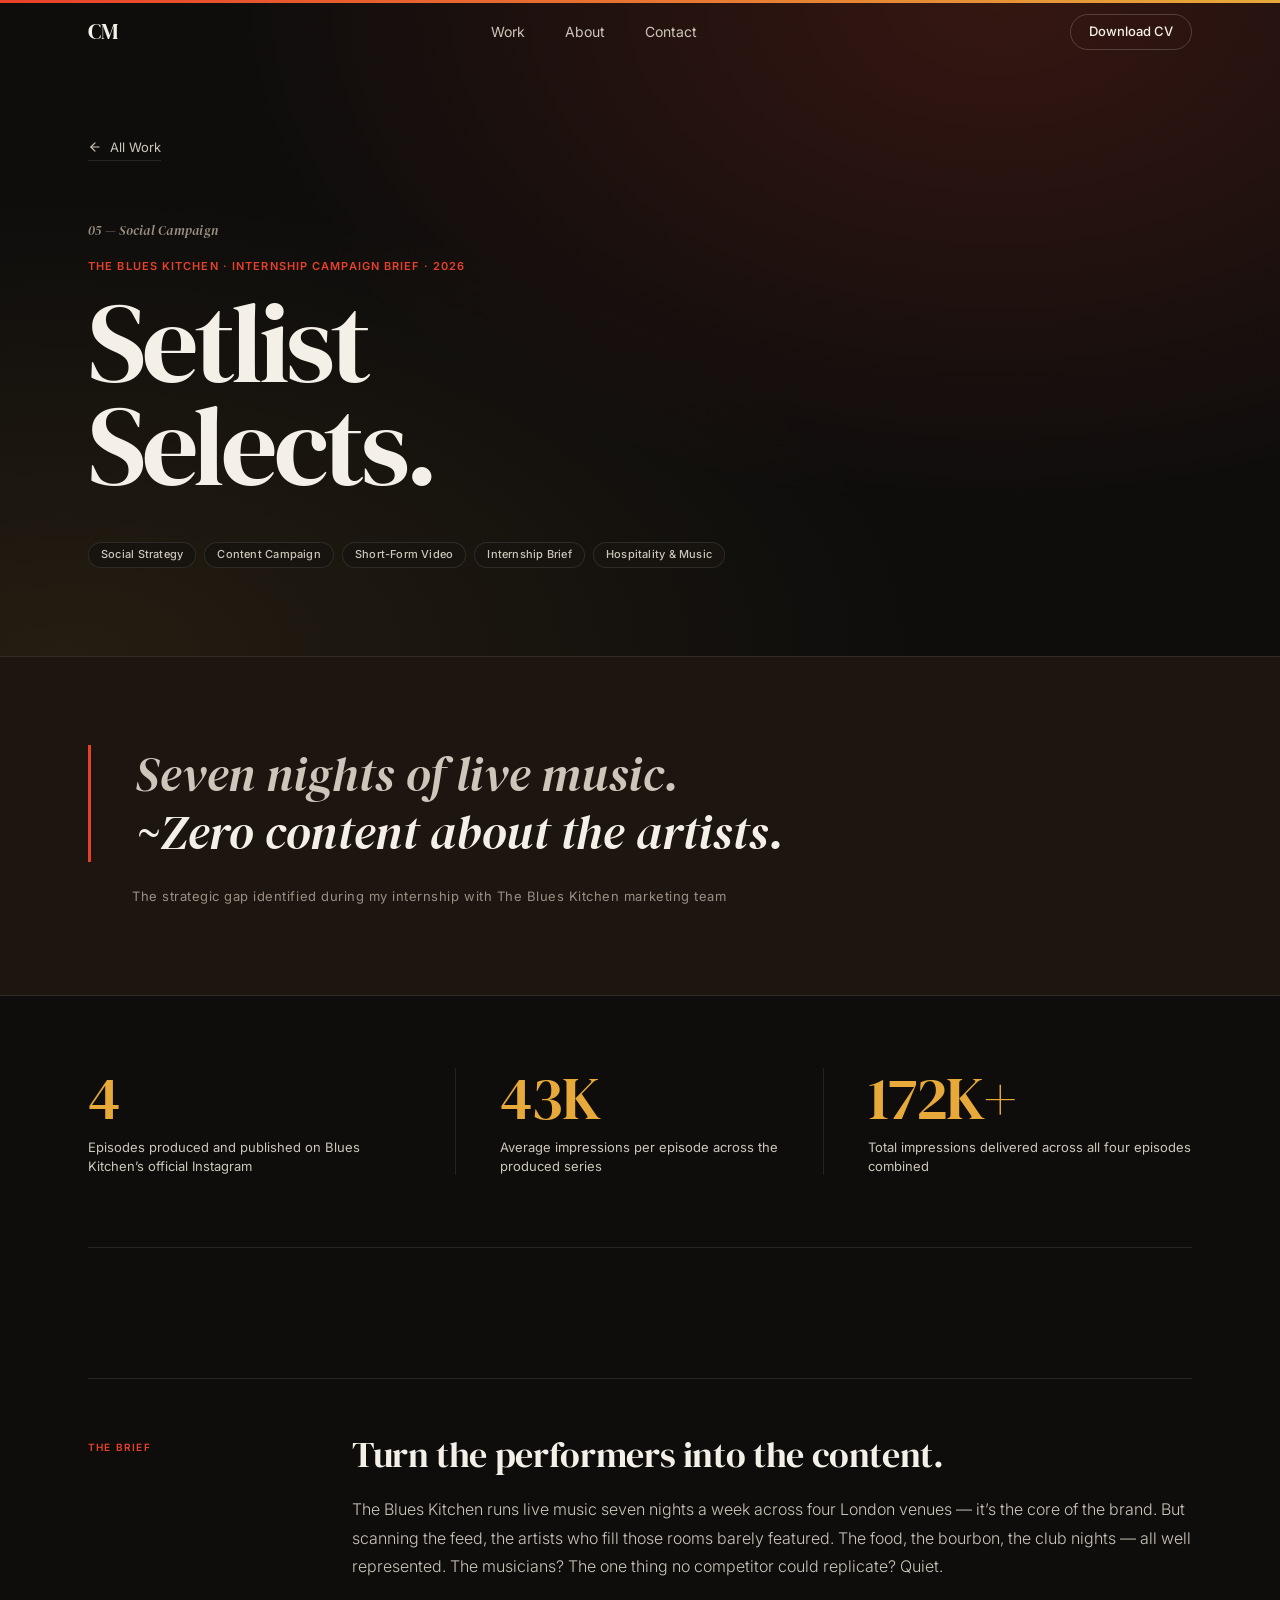
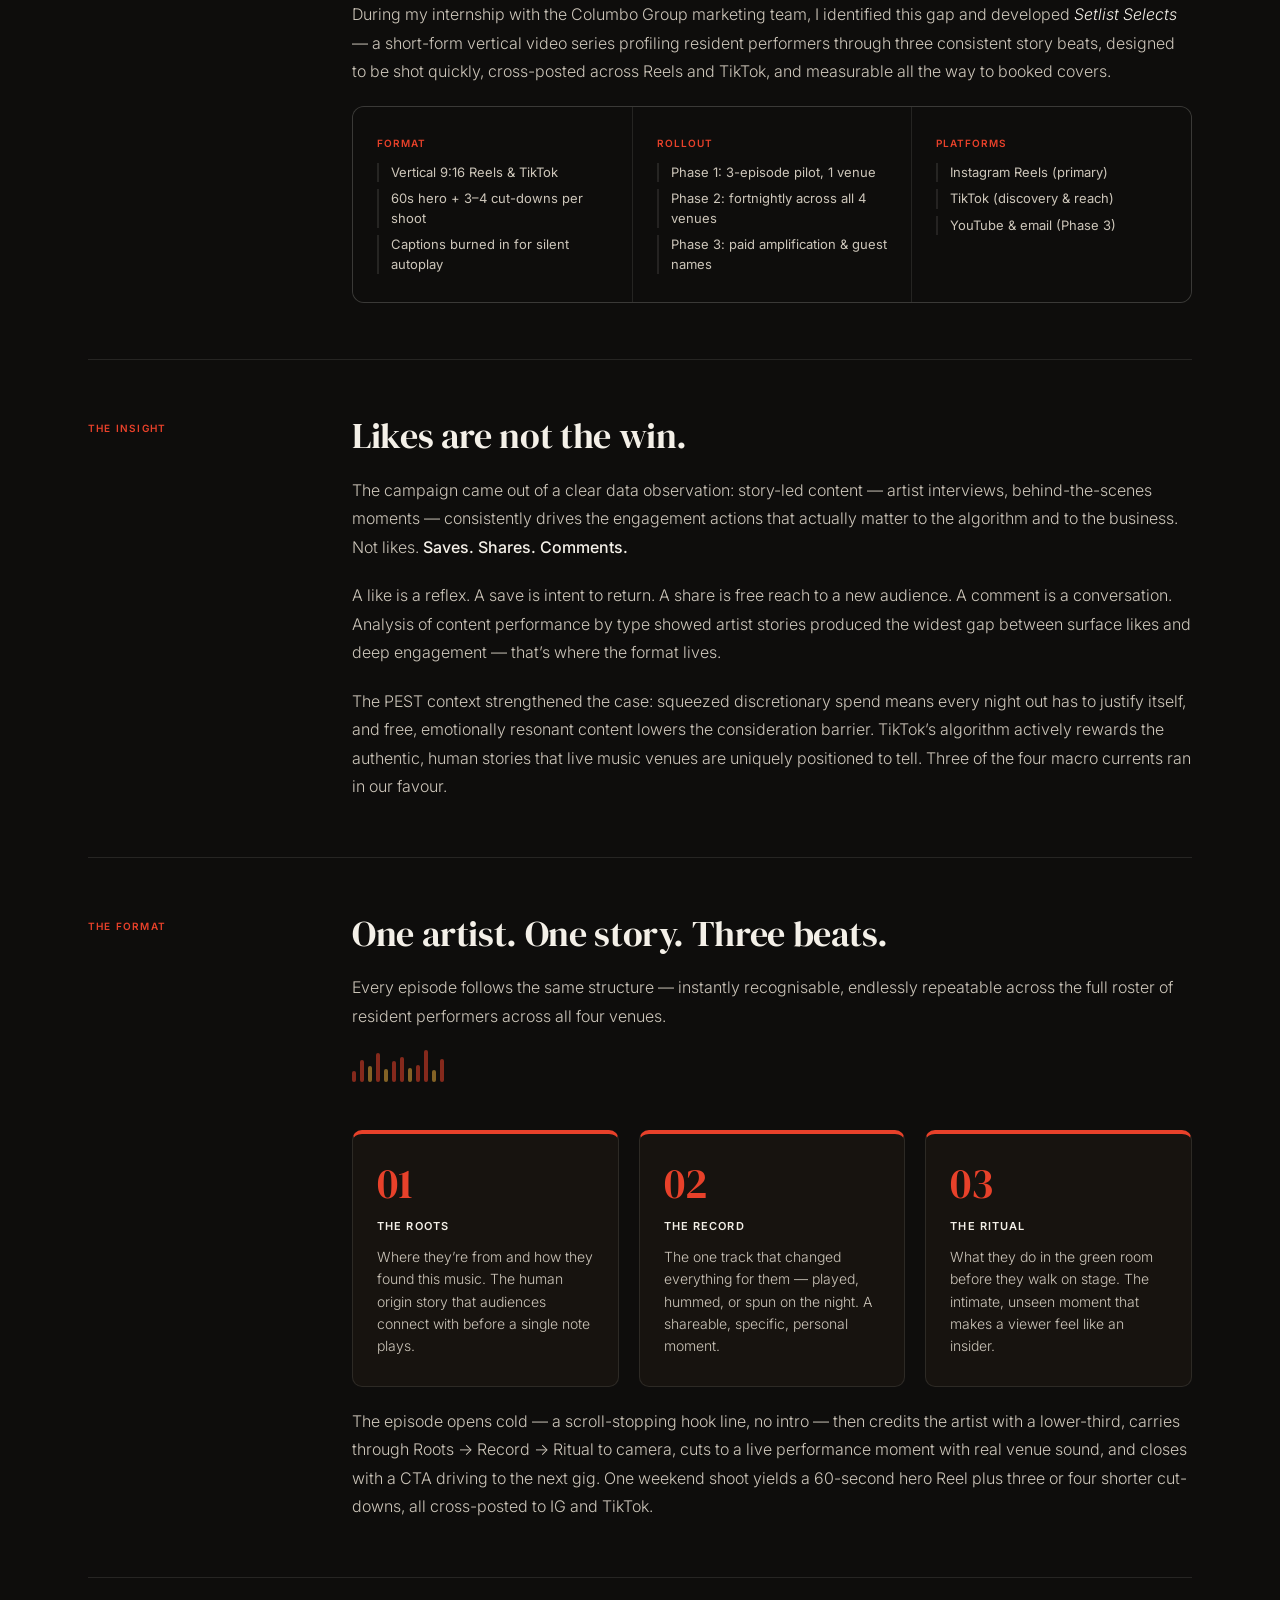
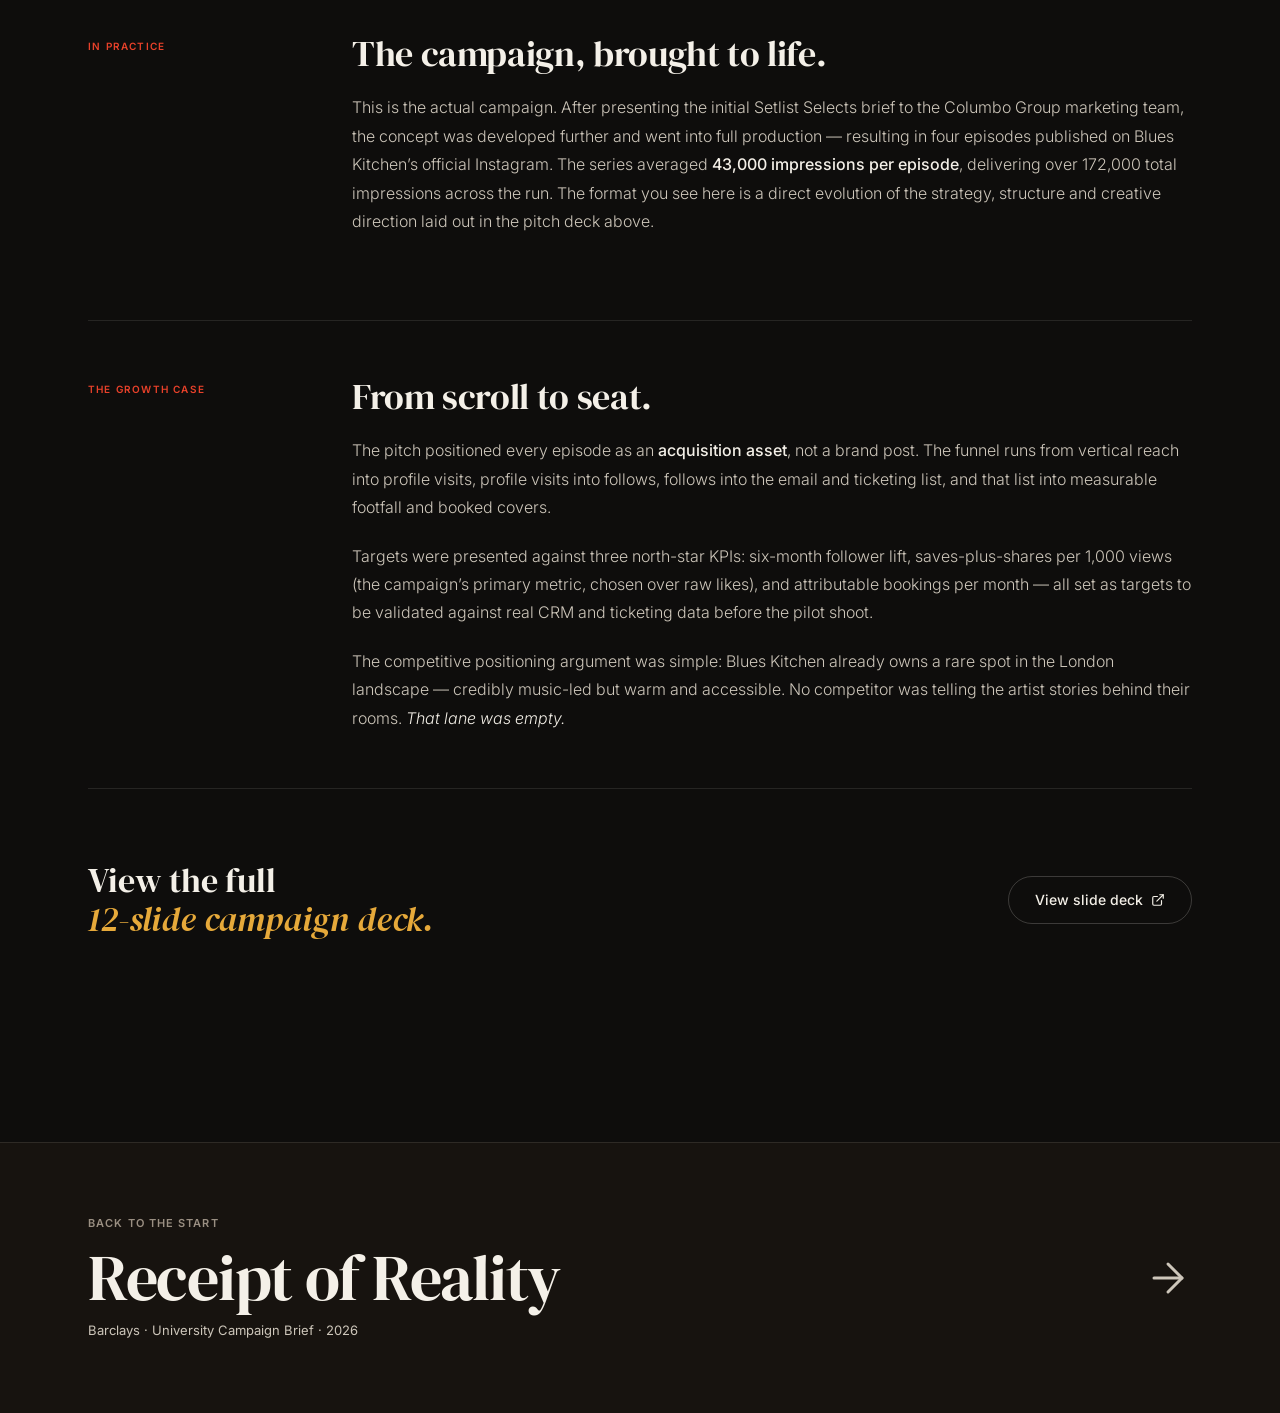
<file: work/setlist-selects.html>
<!DOCTYPE html>
<html lang="en">
<head>
  <meta charset="UTF-8" />
  <meta name="viewport" content="width=device-width, initial-scale=1.0" />
  <title>Setlist Selects — Christian McLernon</title>
  <meta name="description" content="A behind-the-scenes social campaign for The Blues Kitchen — short-form vertical content profiling resident artists to turn the untold performer story into a measurable footfall driver." />
  <link rel="preconnect" href="https://fonts.googleapis.com" />
  <link rel="preconnect" href="https://fonts.gstatic.com" crossorigin />
  <link href="https://fonts.googleapis.com/css2?family=DM+Serif+Display:ital@0;1&family=Inter:wght@300;400;500;600&display=swap" rel="stylesheet" />
  <link rel="stylesheet" href="../css/styles.css" />
  <link rel="stylesheet" href="../css/project.css" />
  <style>
    :root {
      --fg:              #f4f0e8;
      --fg-2:            #cdc6ba;
      --fg-3:            #9a8f82;
      --accent:          #e8412a;
      --accent-light:    #f07060;
      --accent-warm:     #e6a93a;
      --accent-warm-l:   #f2c96a;
      --bg:              #0e0d0c;
      --bg-raised:       #17130f;
      --bg-overlay:      #211b14;
      --border:          rgba(244,240,232,.1);
      --border-h:        rgba(244,240,232,.2);
      --page-insight-bg: #1c1510;
    }
    .nav.scrolled {
      background: rgba(14,13,12,.92);
      border-bottom-color: rgba(244,240,232,.08);
    }
    .proj-hero {
      background:
        radial-gradient(ellipse at 78% 0%, rgba(232,65,42,.18) 0%, transparent 55%),
        radial-gradient(ellipse at 5% 100%, rgba(230,169,58,.1) 0%, transparent 50%),
        var(--bg);
    }

    /* Three-beat cards */
    .beats-grid {
      display: grid;
      grid-template-columns: repeat(3, 1fr);
      gap: 20px;
    }
    .beat-card {
      background: var(--bg-raised);
      border: 1px solid var(--border);
      border-top: 4px solid var(--accent);
      border-radius: 10px;
      padding: 28px 24px;
    }
    .beat-num {
      font-family: var(--font-disp);
      font-size: 42px;
      color: var(--accent);
      line-height: 1;
    }
    .beat-title {
      font-size: 11px;
      font-weight: 600;
      letter-spacing: .1em;
      text-transform: uppercase;
      color: var(--fg);
      margin-top: 14px;
    }
    .beat-desc {
      font-size: 14px;
      font-weight: 300;
      color: var(--fg-2);
      margin-top: 10px;
      line-height: 1.6;
    }

    /* Waveform accent */
    .waveform {
      display: flex;
      align-items: flex-end;
      gap: 4px;
      height: 32px;
      margin-bottom: 28px;
    }
    .waveform span {
      display: block;
      width: 4px;
      border-radius: 2px;
      opacity: .55;
    }
  </style>
</head>
<body>

  <nav class="nav" id="nav">
    <div class="nav-inner container">
      <a href="../index.html" class="nav-logo">CM</a>
      <ul class="nav-links">
        <li><a href="../index.html#work" class="nav-link">Work</a></li>
        <li><a href="../index.html#about" class="nav-link">About</a></li>
        <li><a href="../index.html#contact" class="nav-link">Contact</a></li>
      </ul>
      <a href="../assets/Christian_McLernon_CV_Hybrid.pdf" target="_blank" rel="noopener" class="nav-cv btn btn-ghost btn-sm">Download CV</a>
      <button class="nav-menu-btn" id="menuBtn" aria-label="Toggle menu" aria-expanded="false">
        <span></span><span></span>
      </button>
    </div>
  </nav>

  <div class="mobile-menu" id="mobileMenu" aria-hidden="true">
    <ul class="mobile-nav-links">
      <li><a href="../index.html#work" class="mobile-nav-link">Work</a></li>
      <li><a href="../index.html#about" class="mobile-nav-link">About</a></li>
      <li><a href="../index.html#contact" class="mobile-nav-link">Contact</a></li>
    </ul>
  </div>

  <!-- Hero -->
  <section class="proj-hero">
    <div class="container">
      <a href="../index.html#work" class="proj-breadcrumb reveal">
        <svg width="14" height="14" viewBox="0 0 24 24" fill="none" stroke="currentColor" stroke-width="2" stroke-linecap="round" stroke-linejoin="round" aria-hidden="true"><line x1="19" y1="12" x2="5" y2="12"/><polyline points="12 19 5 12 12 5"/></svg>
        All Work
      </a>
      <div class="proj-num reveal">05 &mdash; Social Campaign</div>
      <div class="proj-client-line reveal">The Blues Kitchen &middot; Internship Campaign Brief &middot; 2026</div>
      <h1 class="proj-title reveal">Setlist<br />Selects.</h1>
      <div class="proj-hero-tags reveal">
        <span class="tag">Social Strategy</span>
        <span class="tag">Content Campaign</span>
        <span class="tag">Short-Form Video</span>
        <span class="tag">Internship Brief</span>
        <span class="tag">Hospitality &amp; Music</span>
      </div>
    </div>
  </section>

  <!-- Pull Quote -->
  <section class="proj-insight">
    <div class="container">
      <blockquote class="proj-quote reveal">
        Seven nights of live music.<br /><em>~Zero content about the artists.</em>
      </blockquote>
      <p class="proj-quote-attr reveal">The strategic gap identified during my internship with The Blues Kitchen marketing team</p>
    </div>
  </section>

  <!-- KPIs -->
  <div class="container">
    <div class="proj-kpis">
      <div class="proj-kpi reveal">
        <div class="proj-kpi-value">4</div>
        <div class="proj-kpi-label">Episodes produced and published on Blues Kitchen&rsquo;s official Instagram</div>
      </div>
      <div class="proj-kpi reveal">
        <div class="proj-kpi-value">43K</div>
        <div class="proj-kpi-label">Average impressions per episode across the produced series</div>
      </div>
      <div class="proj-kpi reveal">
        <div class="proj-kpi-value">172K+</div>
        <div class="proj-kpi-label">Total impressions delivered across all four episodes combined</div>
      </div>
    </div>
  </div>

  <!-- Body -->
  <div class="proj-body">
    <div class="container">

      <div class="proj-section reveal">
        <div class="proj-section-label">The Brief</div>
        <div class="proj-section-content">
          <h2 class="proj-heading">Turn the performers into the content.</h2>
          <p class="proj-text">
            The Blues Kitchen runs live music seven nights a week across four London venues &mdash; it&rsquo;s the core of
            the brand. But scanning the feed, the artists who fill those rooms barely featured. The food, the bourbon,
            the club nights &mdash; all well represented. The musicians? The one thing no competitor could replicate? Quiet.
          </p>
          <p class="proj-text">
            During my internship with the Columbo Group marketing team, I identified this gap and developed
            <em>Setlist Selects</em> &mdash; a short-form vertical video series profiling resident performers through
            three consistent story beats, designed to be shot quickly, cross-posted across Reels and TikTok,
            and measurable all the way to booked covers.
          </p>
          <div class="proj-exec-grid">
            <div class="proj-exec-cell">
              <div class="proj-exec-title">Format</div>
              <ul class="proj-exec-items">
                <li>Vertical 9:16 Reels &amp; TikTok</li>
                <li>60s hero + 3&ndash;4 cut-downs per shoot</li>
                <li>Captions burned in for silent autoplay</li>
              </ul>
            </div>
            <div class="proj-exec-cell">
              <div class="proj-exec-title">Rollout</div>
              <ul class="proj-exec-items">
                <li>Phase 1: 3-episode pilot, 1 venue</li>
                <li>Phase 2: fortnightly across all 4 venues</li>
                <li>Phase 3: paid amplification &amp; guest names</li>
              </ul>
            </div>
            <div class="proj-exec-cell">
              <div class="proj-exec-title">Platforms</div>
              <ul class="proj-exec-items">
                <li>Instagram Reels (primary)</li>
                <li>TikTok (discovery &amp; reach)</li>
                <li>YouTube &amp; email (Phase 3)</li>
              </ul>
            </div>
          </div>
        </div>
      </div>

      <div class="proj-section reveal">
        <div class="proj-section-label">The Insight</div>
        <div class="proj-section-content">
          <h2 class="proj-heading">Likes are not the win.</h2>
          <p class="proj-text">
            The campaign came out of a clear data observation: story-led content &mdash; artist interviews,
            behind-the-scenes moments &mdash; consistently drives the engagement actions that actually matter
            to the algorithm and to the business. Not likes. <strong>Saves. Shares. Comments.</strong>
          </p>
          <p class="proj-text">
            A like is a reflex. A save is intent to return. A share is free reach to a new audience. A comment
            is a conversation. Analysis of content performance by type showed artist stories produced the widest
            gap between surface likes and deep engagement &mdash; that&rsquo;s where the format lives.
          </p>
          <p class="proj-text">
            The PEST context strengthened the case: squeezed discretionary spend means every night out has to
            justify itself, and free, emotionally resonant content lowers the consideration barrier. TikTok&rsquo;s
            algorithm actively rewards the authentic, human stories that live music venues are uniquely positioned
            to tell. Three of the four macro currents ran in our favour.
          </p>
        </div>
      </div>

      <div class="proj-section reveal">
        <div class="proj-section-label">The Format</div>
        <div class="proj-section-content">
          <h2 class="proj-heading">One artist. One story. Three beats.</h2>
          <p class="proj-text">
            Every episode follows the same structure &mdash; instantly recognisable, endlessly repeatable across
            the full roster of resident performers across all four venues.
          </p>

          <div class="waveform" aria-hidden="true">
            <span style="height:35%; background:#e8412a;"></span>
            <span style="height:70%; background:#e8412a;"></span>
            <span style="height:50%; background:#e6a93a;"></span>
            <span style="height:90%; background:#e8412a;"></span>
            <span style="height:40%; background:#e6a93a;"></span>
            <span style="height:65%; background:#e8412a;"></span>
            <span style="height:80%; background:#e8412a;"></span>
            <span style="height:45%; background:#e6a93a;"></span>
            <span style="height:55%; background:#e8412a;"></span>
            <span style="height:100%; background:#e8412a;"></span>
            <span style="height:38%; background:#e6a93a;"></span>
            <span style="height:72%; background:#e8412a;"></span>
          </div>

          <div class="beats-grid">
            <div class="beat-card">
              <div class="beat-num">01</div>
              <div class="beat-title">The Roots</div>
              <p class="beat-desc">Where they&rsquo;re from and how they found this music. The human origin story that audiences connect with before a single note plays.</p>
            </div>
            <div class="beat-card">
              <div class="beat-num">02</div>
              <div class="beat-title">The Record</div>
              <p class="beat-desc">The one track that changed everything for them &mdash; played, hummed, or spun on the night. A shareable, specific, personal moment.</p>
            </div>
            <div class="beat-card">
              <div class="beat-num">03</div>
              <div class="beat-title">The Ritual</div>
              <p class="beat-desc">What they do in the green room before they walk on stage. The intimate, unseen moment that makes a viewer feel like an insider.</p>
            </div>
          </div>

          <p class="proj-text">
            The episode opens cold &mdash; a scroll-stopping hook line, no intro &mdash; then credits the
            artist with a lower-third, carries through Roots &rarr; Record &rarr; Ritual to camera, cuts to a
            live performance moment with real venue sound, and closes with a CTA driving to the next gig.
            One weekend shoot yields a 60-second hero Reel plus three or four shorter cut-downs, all
            cross-posted to IG and TikTok.
          </p>
        </div>
      </div>

      <div class="proj-section reveal">
        <div class="proj-section-label">In Practice</div>
        <div class="proj-section-content">
          <h2 class="proj-heading">The campaign, brought to life.</h2>
          <p class="proj-text">
            This is the actual campaign. After presenting the initial Setlist Selects brief to the Columbo Group
            marketing team, the concept was developed further and went into full production &mdash; resulting in
            four episodes published on Blues Kitchen&rsquo;s official Instagram. The series averaged
            <strong>43,000 impressions per episode</strong>, delivering over 172,000 total impressions across
            the run. The format you see here is a direct evolution of the strategy, structure and creative
            direction laid out in the pitch deck above.
          </p>
          <div style="display:flex; justify-content:center; margin-top:8px;">
            <blockquote
              class="instagram-media"
              data-instgrm-permalink="https://www.instagram.com/reel/DVyyMe2jXEu/"
              data-instgrm-version="14"
              style="background:#fff; border:0; border-radius:12px; box-shadow:0 8px 40px rgba(0,0,0,.45); margin:0; max-width:400px; min-width:280px; padding:0; width:100%;">
            </blockquote>
          </div>
        </div>
      </div>

      <div class="proj-section reveal">
        <div class="proj-section-label">The Growth Case</div>
        <div class="proj-section-content">
          <h2 class="proj-heading">From scroll to seat.</h2>
          <p class="proj-text">
            The pitch positioned every episode as an <strong>acquisition asset</strong>, not a brand post.
            The funnel runs from vertical reach into profile visits, profile visits into follows, follows into
            the email and ticketing list, and that list into measurable footfall and booked covers.
          </p>
          <p class="proj-text">
            Targets were presented against three north-star KPIs: six-month follower lift, saves-plus-shares
            per 1,000 views (the campaign&rsquo;s primary metric, chosen over raw likes), and attributable
            bookings per month &mdash; all set as targets to be validated against real CRM and ticketing data
            before the pilot shoot.
          </p>
          <p class="proj-text">
            The competitive positioning argument was simple: Blues Kitchen already owns a rare spot in the
            London landscape &mdash; credibly music-led but warm and accessible. No competitor was telling
            the artist stories behind their rooms. <em>That lane was empty.</em>
          </p>
        </div>
      </div>

      <!-- Deck CTA -->
      <div class="proj-download reveal">
        <p class="proj-download-text">View the full<br /><em>12-slide campaign deck.</em></p>
        <a href="setlist-selects-deck.html" class="btn btn-ghost">
          View slide deck
          <svg width="14" height="14" viewBox="0 0 24 24" fill="none" stroke="currentColor" stroke-width="2" stroke-linecap="round" stroke-linejoin="round" aria-hidden="true"><path d="M18 13v6a2 2 0 0 1-2 2H5a2 2 0 0 1-2-2V8a2 2 0 0 1 2-2h6"/><polyline points="15 3 21 3 21 9"/><line x1="10" y1="14" x2="21" y2="3"/></svg>
        </a>
      </div>

    </div>
  </div>

  <!-- Next project -->
  <div class="proj-next">
    <div class="container">
      <a href="receipt-of-reality.html" class="proj-next-link reveal">
        <div>
          <div class="proj-next-eyebrow">Back to the Start</div>
          <div class="proj-next-title">Receipt of Reality</div>
          <div class="proj-next-client">Barclays &middot; University Campaign Brief &middot; 2026</div>
        </div>
        <svg class="proj-next-arrow" width="48" height="48" viewBox="0 0 24 24" fill="none" stroke="currentColor" stroke-width="1.5" stroke-linecap="round" stroke-linejoin="round" aria-hidden="true"><line x1="5" y1="12" x2="19" y2="12"/><polyline points="12 5 19 12 12 19"/></svg>
      </a>
    </div>
  </div>

  <script src="../js/main.js"></script>
  <script async src="//www.instagram.com/embed.js"></script>
</body>
</html>
</file>
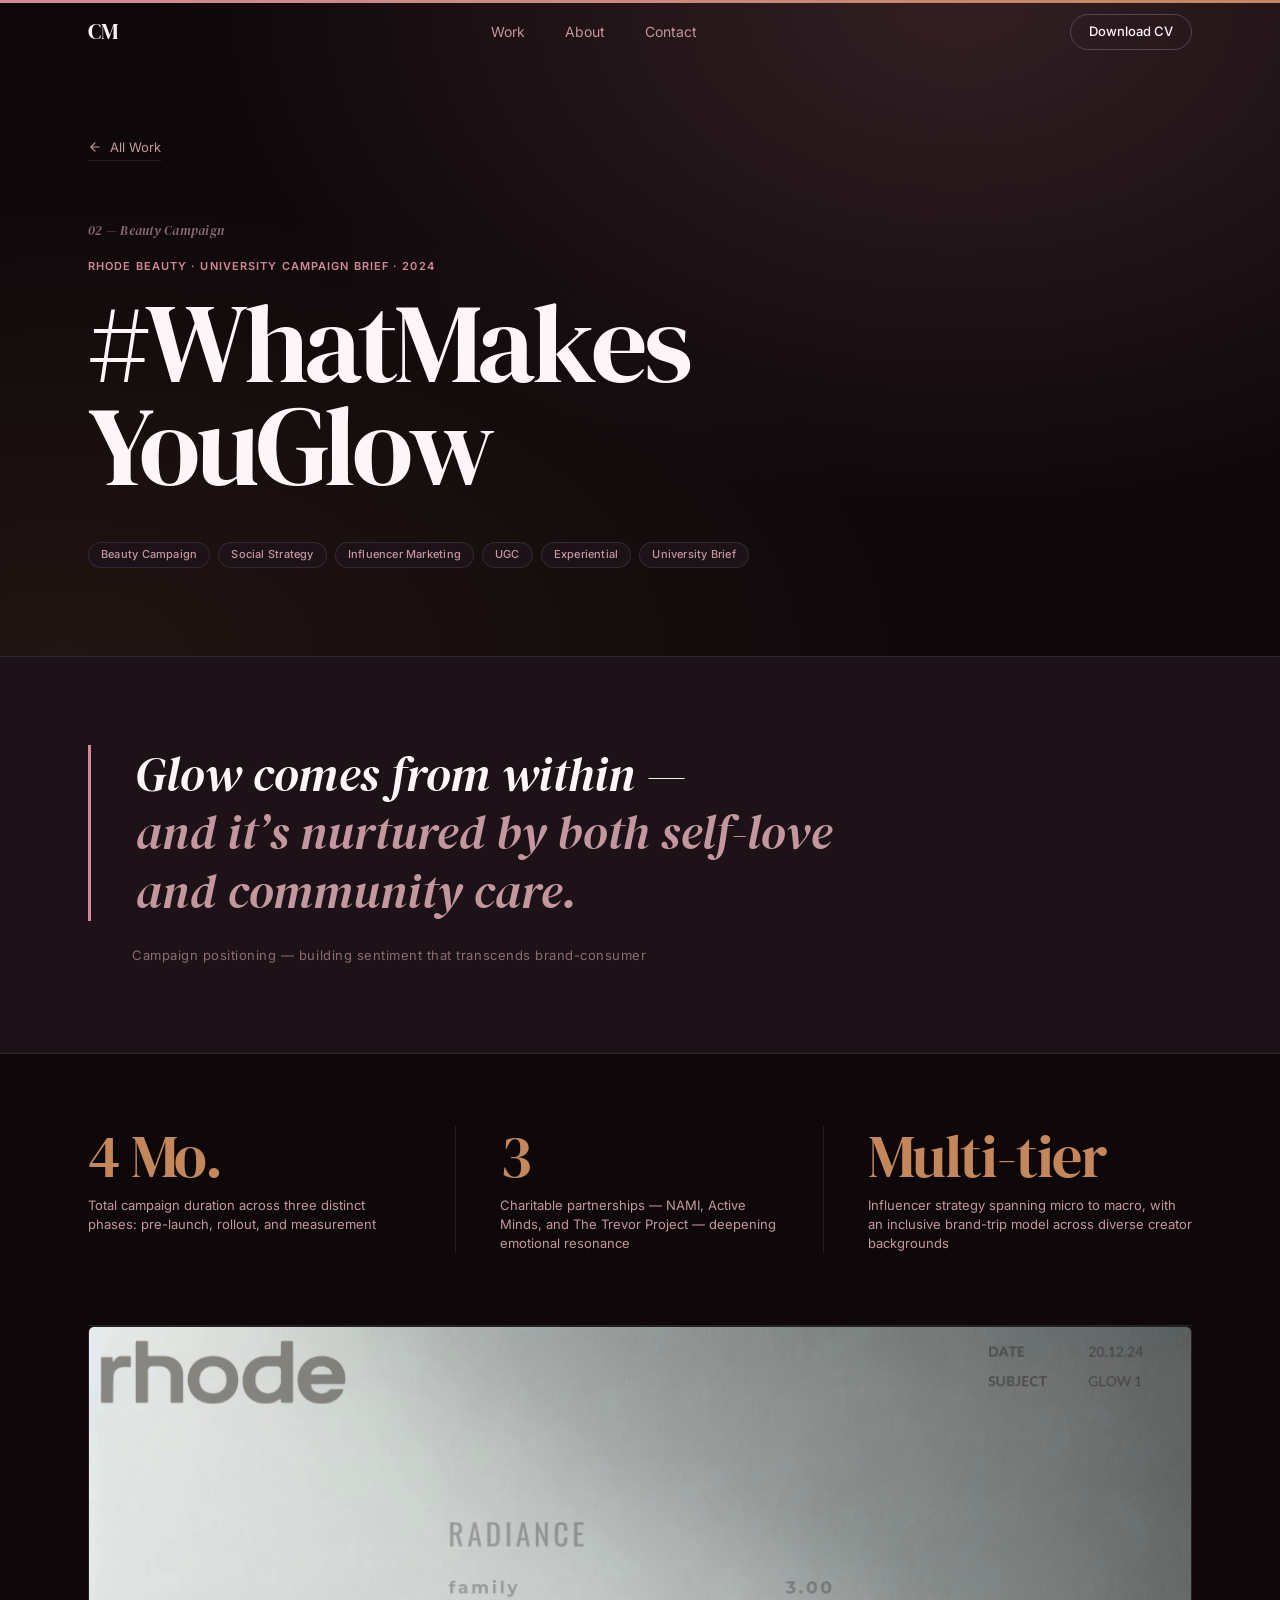
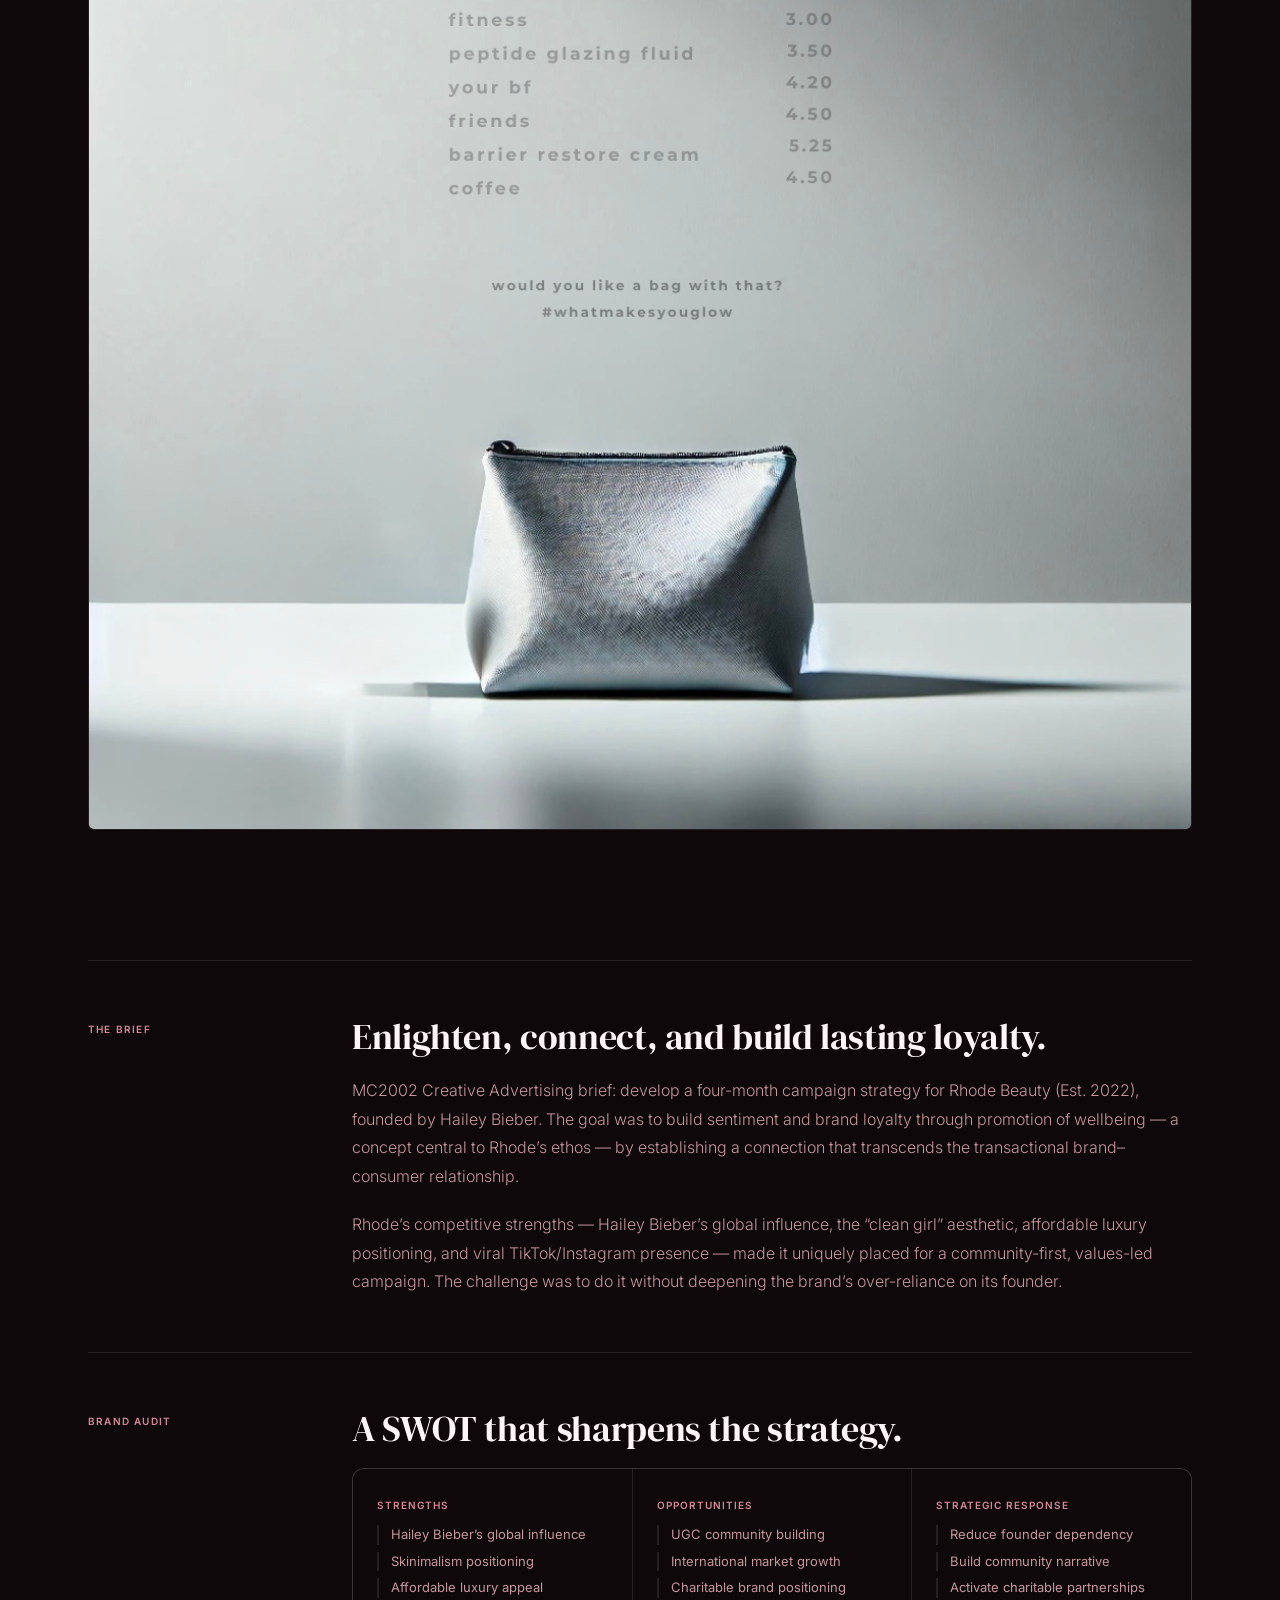
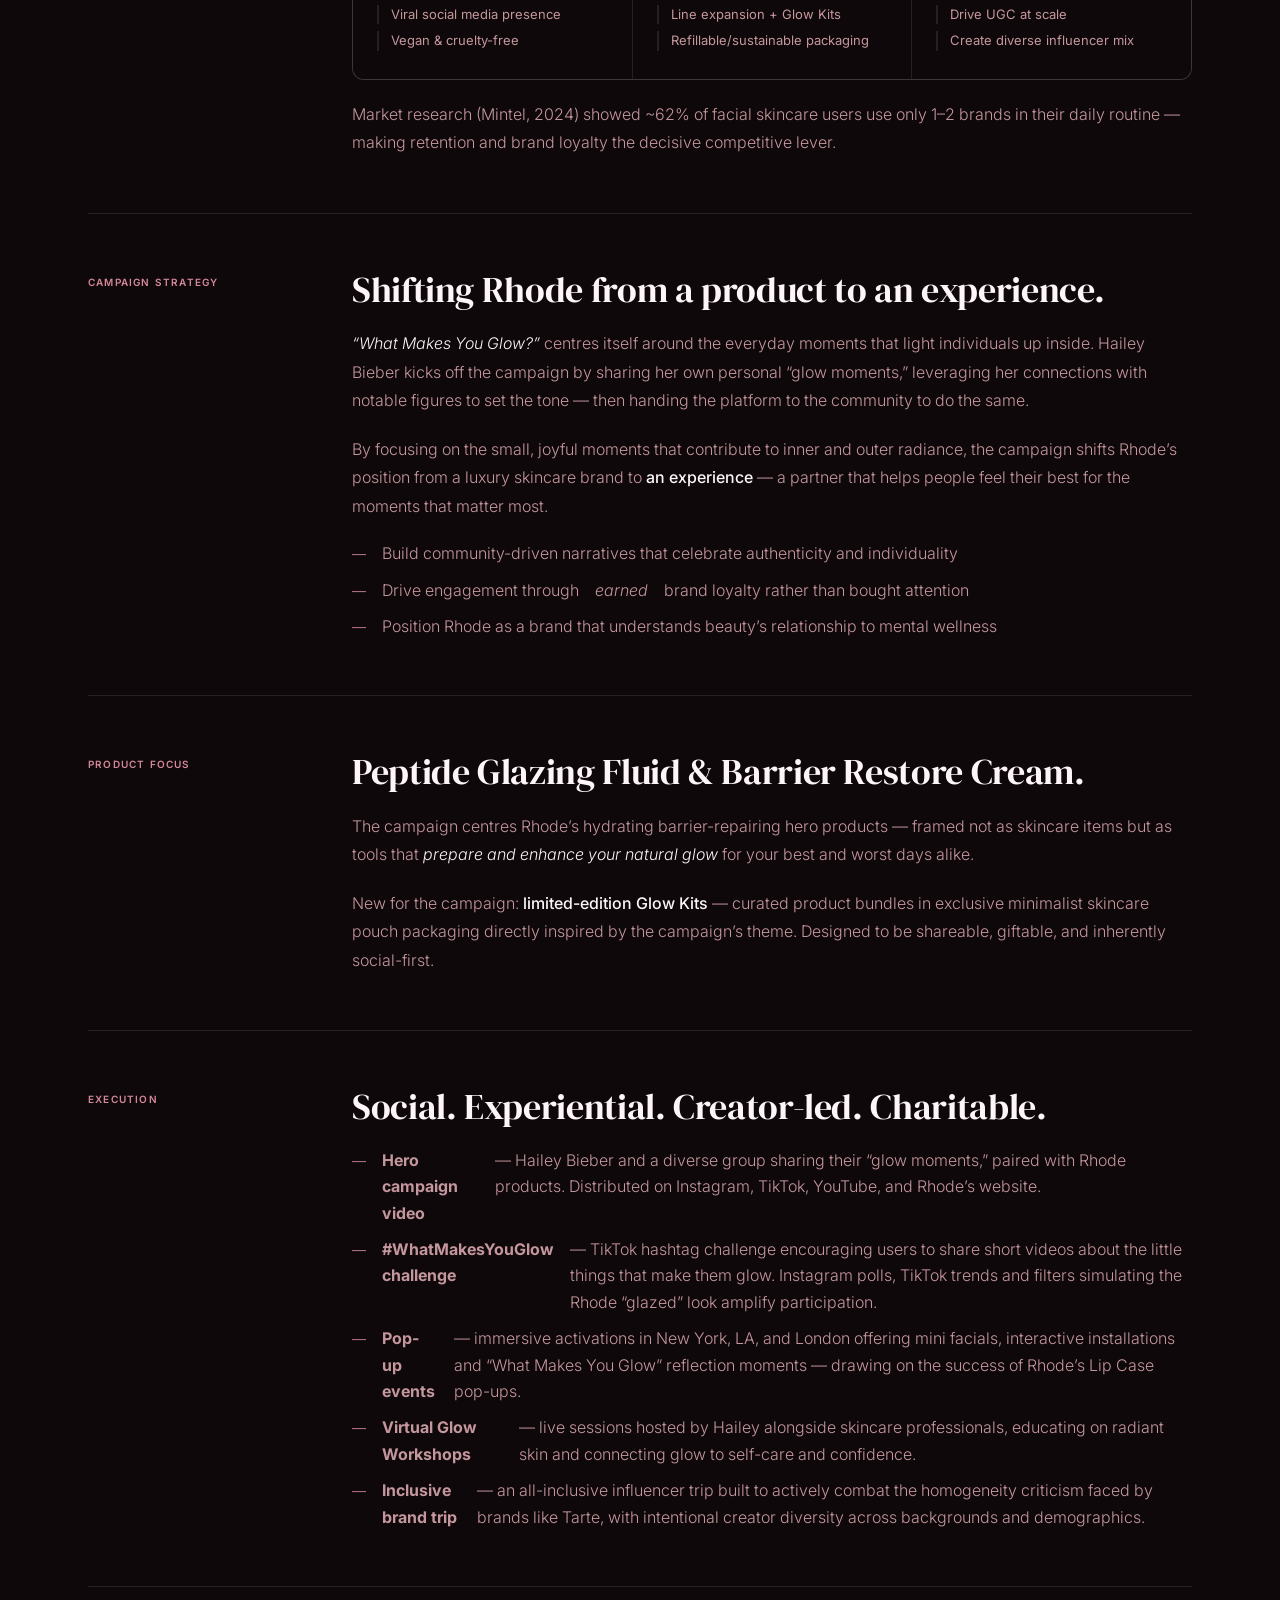
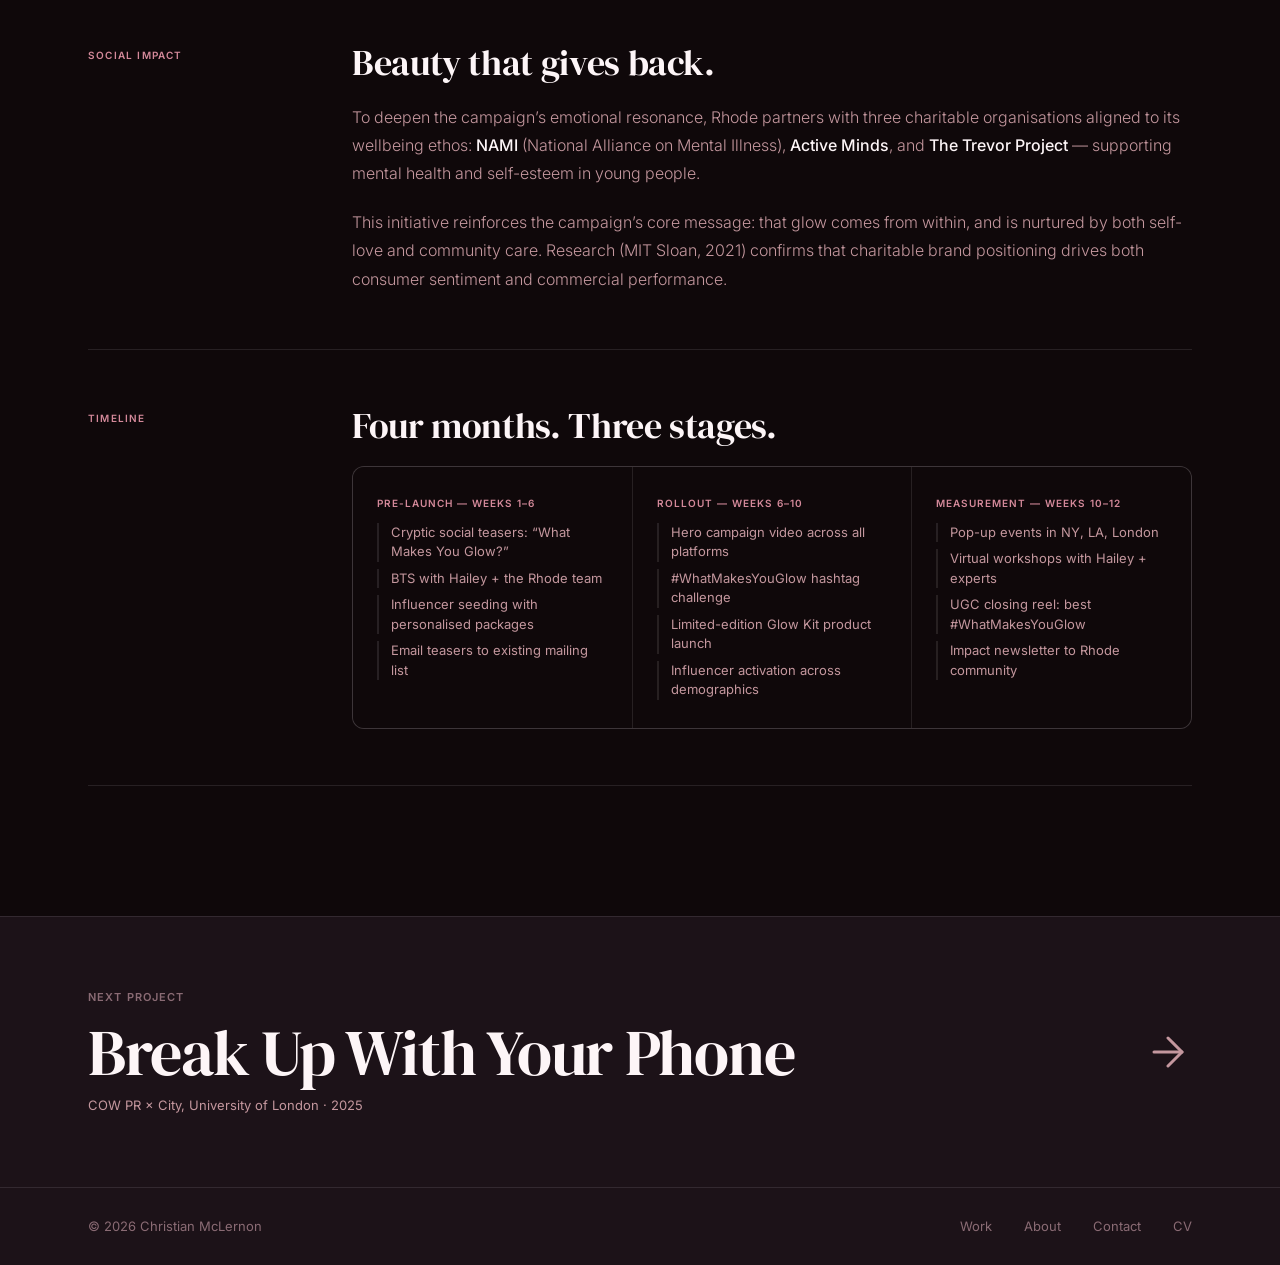
<file: work/what-makes-you-glow.html>
<!DOCTYPE html>
<html lang="en">
<head>
  <meta charset="UTF-8" />
  <meta name="viewport" content="width=device-width, initial-scale=1.0" />
  <title>#WhatMakesYouGlow — Christian McLernon</title>
  <meta name="description" content="Rhode Beauty by Hailey Bieber — a four-month campaign strategy anchored in brand audit, UGC, influencer seeding, experiential events and charitable partnerships." />
  <link rel="preconnect" href="https://fonts.googleapis.com" />
  <link rel="preconnect" href="https://fonts.gstatic.com" crossorigin />
  <link href="https://fonts.googleapis.com/css2?family=DM+Serif+Display:ital@0;1&family=Inter:wght@300;400;500;600&display=swap" rel="stylesheet" />
  <link rel="stylesheet" href="../css/styles.css" />
  <link rel="stylesheet" href="../css/project.css" />
  <style>
    :root {
      --fg:              #FDF5F7;
      --fg-2:            #C4979E;
      --fg-3:            #8A6B74;
      --accent:          #D4899A;
      --accent-light:    #E8B4BF;
      --accent-warm:     #C4875C;
      --accent-warm-l:   #DBA882;
      --bg:              #0F080A;
      --bg-raised:       #1C1218;
      --bg-overlay:      #261A1E;
      --border:          rgba(253,245,247,.1);
      --border-h:        rgba(253,245,247,.2);
      --page-insight-bg: #1C1218;
    }
    .nav.scrolled {
      background: rgba(15,8,10,.92);
      border-bottom-color: rgba(253,245,247,.08);
    }
    .proj-hero {
      background:
        radial-gradient(ellipse at 75% 0%, rgba(212,137,154,.18) 0%, transparent 55%),
        radial-gradient(ellipse at 5% 100%, rgba(196,135,92,.1) 0%, transparent 50%),
        var(--bg);
    }
  </style>
</head>
<body>

  <nav class="nav" id="nav">
    <div class="nav-inner container">
      <a href="../index.html" class="nav-logo">CM</a>
      <ul class="nav-links">
        <li><a href="../index.html#work" class="nav-link">Work</a></li>
        <li><a href="../index.html#about" class="nav-link">About</a></li>
        <li><a href="../index.html#contact" class="nav-link">Contact</a></li>
      </ul>
      <a href="../assets/Christian_McLernon_CV_Hybrid.pdf" target="_blank" rel="noopener" class="nav-cv btn btn-ghost btn-sm">Download CV</a>
      <button class="nav-menu-btn" id="menuBtn" aria-label="Toggle menu" aria-expanded="false">
        <span></span><span></span>
      </button>
    </div>
  </nav>

  <div class="mobile-menu" id="mobileMenu" aria-hidden="true">
    <ul class="mobile-nav-links">
      <li><a href="../index.html#work" class="mobile-nav-link">Work</a></li>
      <li><a href="../index.html#about" class="mobile-nav-link">About</a></li>
      <li><a href="../index.html#contact" class="mobile-nav-link">Contact</a></li>
    </ul>
  </div>

  <!-- Hero -->
  <section class="proj-hero">
    <div class="container">
      <a href="../index.html#work" class="proj-breadcrumb reveal">
        <svg width="14" height="14" viewBox="0 0 24 24" fill="none" stroke="currentColor" stroke-width="2" stroke-linecap="round" stroke-linejoin="round" aria-hidden="true"><line x1="19" y1="12" x2="5" y2="12"/><polyline points="12 19 5 12 12 5"/></svg>
        All Work
      </a>
      <div class="proj-num reveal">02 &mdash; Beauty Campaign</div>
      <div class="proj-client-line reveal">Rhode Beauty &middot; University Campaign Brief &middot; 2024</div>
      <h1 class="proj-title reveal">#WhatMakes<br />YouGlow</h1>
      <div class="proj-hero-tags reveal">
        <span class="tag">Beauty Campaign</span>
        <span class="tag">Social Strategy</span>
        <span class="tag">Influencer Marketing</span>
        <span class="tag">UGC</span>
        <span class="tag">Experiential</span>
        <span class="tag">University Brief</span>
      </div>
    </div>
  </section>

  <!-- Pull Quote -->
  <section class="proj-insight">
    <div class="container">
      <blockquote class="proj-quote reveal">
        <em>Glow comes from within &mdash;</em><br />and it&rsquo;s nurtured by both self-love and community care.
      </blockquote>
      <p class="proj-quote-attr reveal">Campaign positioning &mdash; building sentiment that transcends brand-consumer</p>
    </div>
  </section>

  <!-- KPIs -->
  <div class="container">
    <div class="proj-kpis">
      <div class="proj-kpi reveal">
        <div class="proj-kpi-value">4 Mo.</div>
        <div class="proj-kpi-label">Total campaign duration across three distinct phases: pre-launch, rollout, and measurement</div>
      </div>
      <div class="proj-kpi reveal">
        <div class="proj-kpi-value">3</div>
        <div class="proj-kpi-label">Charitable partnerships &mdash; NAMI, Active Minds, and The Trevor Project &mdash; deepening emotional resonance</div>
      </div>
      <div class="proj-kpi reveal">
        <div class="proj-kpi-value">Multi-tier</div>
        <div class="proj-kpi-label">Influencer strategy spanning micro to macro, with an inclusive brand-trip model across diverse creator backgrounds</div>
      </div>
    </div>
  </div>

  <!-- Campaign Image -->
  <div class="container" style="padding-bottom: 0;">
    <div class="proj-image-block reveal" style="margin-top: 0; border-radius: 6px; overflow: hidden;">
      <img
        src="../assets/rhode_glow_kit.png"
        alt="Rhode Beauty Glow Kit — campaign creative featuring the limited-edition Glow Kit packaging"
        loading="lazy"
      />
    </div>
  </div>

  <!-- Body -->
  <div class="proj-body">
    <div class="container">

      <div class="proj-section reveal">
        <div class="proj-section-label">The Brief</div>
        <div class="proj-section-content">
          <h2 class="proj-heading">Enlighten, connect, and build lasting loyalty.</h2>
          <p class="proj-text">
            MC2002 Creative Advertising brief: develop a four-month campaign strategy for Rhode Beauty (Est. 2022),
            founded by Hailey Bieber. The goal was to build sentiment and brand loyalty through promotion of wellbeing
            &mdash; a concept central to Rhode&rsquo;s ethos &mdash; by establishing a connection that transcends the
            transactional brand&ndash;consumer relationship.
          </p>
          <p class="proj-text">
            Rhode&rsquo;s competitive strengths &mdash; Hailey Bieber&rsquo;s global influence, the &ldquo;clean girl&rdquo;
            aesthetic, affordable luxury positioning, and viral TikTok/Instagram presence &mdash; made it uniquely placed
            for a community-first, values-led campaign. The challenge was to do it without deepening the brand&rsquo;s
            over-reliance on its founder.
          </p>
        </div>
      </div>

      <div class="proj-section reveal">
        <div class="proj-section-label">Brand Audit</div>
        <div class="proj-section-content">
          <h2 class="proj-heading">A SWOT that sharpens the strategy.</h2>
          <div class="proj-exec-grid">
            <div class="proj-exec-cell">
              <div class="proj-exec-title">Strengths</div>
              <ul class="proj-exec-items">
                <li>Hailey Bieber&rsquo;s global influence</li>
                <li>Skinimalism positioning</li>
                <li>Affordable luxury appeal</li>
                <li>Viral social media presence</li>
                <li>Vegan &amp; cruelty-free</li>
              </ul>
            </div>
            <div class="proj-exec-cell">
              <div class="proj-exec-title">Opportunities</div>
              <ul class="proj-exec-items">
                <li>UGC community building</li>
                <li>International market growth</li>
                <li>Charitable brand positioning</li>
                <li>Line expansion + Glow Kits</li>
                <li>Refillable/sustainable packaging</li>
              </ul>
            </div>
            <div class="proj-exec-cell">
              <div class="proj-exec-title">Strategic response</div>
              <ul class="proj-exec-items">
                <li>Reduce founder dependency</li>
                <li>Build community narrative</li>
                <li>Activate charitable partnerships</li>
                <li>Drive UGC at scale</li>
                <li>Create diverse influencer mix</li>
              </ul>
            </div>
          </div>
          <p class="proj-text">
            Market research (Mintel, 2024) showed ~62% of facial skincare users use only 1&ndash;2 brands in their
            daily routine &mdash; making retention and brand loyalty the decisive competitive lever.
          </p>
        </div>
      </div>

      <div class="proj-section reveal">
        <div class="proj-section-label">Campaign Strategy</div>
        <div class="proj-section-content">
          <h2 class="proj-heading">Shifting Rhode from a product to an experience.</h2>
          <p class="proj-text">
            <em>&ldquo;What Makes You Glow?&rdquo;</em> centres itself around the everyday moments that light individuals
            up inside. Hailey Bieber kicks off the campaign by sharing her own personal &ldquo;glow moments,&rdquo;
            leveraging her connections with notable figures to set the tone &mdash; then handing the platform to the
            community to do the same.
          </p>
          <p class="proj-text">
            By focusing on the small, joyful moments that contribute to inner and outer radiance, the campaign
            shifts Rhode&rsquo;s position from a luxury skincare brand to <strong>an experience</strong> &mdash;
            a partner that helps people feel their best for the moments that matter most.
          </p>
          <ul class="proj-list">
            <li>Build community-driven narratives that celebrate authenticity and individuality</li>
            <li>Drive engagement through <em>earned</em> brand loyalty rather than bought attention</li>
            <li>Position Rhode as a brand that understands beauty&rsquo;s relationship to mental wellness</li>
          </ul>
        </div>
      </div>

      <div class="proj-section reveal">
        <div class="proj-section-label">Product Focus</div>
        <div class="proj-section-content">
          <h2 class="proj-heading">Peptide Glazing Fluid &amp; Barrier Restore Cream.</h2>
          <p class="proj-text">
            The campaign centres Rhode&rsquo;s hydrating barrier-repairing hero products &mdash; framed not as
            skincare items but as tools that <em>prepare and enhance your natural glow</em> for your best
            and worst days alike.
          </p>
          <p class="proj-text">
            New for the campaign: <strong>limited-edition Glow Kits</strong> &mdash; curated product bundles in
            exclusive minimalist skincare pouch packaging directly inspired by the campaign&rsquo;s theme.
            Designed to be shareable, giftable, and inherently social-first.
          </p>
        </div>
      </div>

      <div class="proj-section reveal">
        <div class="proj-section-label">Execution</div>
        <div class="proj-section-content">
          <h2 class="proj-heading">Social. Experiential. Creator-led. Charitable.</h2>
          <ul class="proj-list">
            <li>
              <strong>Hero campaign video</strong> &mdash; Hailey Bieber and a diverse group sharing their &ldquo;glow moments,&rdquo;
              paired with Rhode products. Distributed on Instagram, TikTok, YouTube, and Rhode&rsquo;s website.
            </li>
            <li>
              <strong>#WhatMakesYouGlow challenge</strong> &mdash; TikTok hashtag challenge encouraging users to share short videos
              about the little things that make them glow. Instagram polls, TikTok trends and filters simulating the Rhode
              &ldquo;glazed&rdquo; look amplify participation.
            </li>
            <li>
              <strong>Pop-up events</strong> &mdash; immersive activations in New York, LA, and London offering mini facials,
              interactive installations and &ldquo;What Makes You Glow&rdquo; reflection moments &mdash; drawing on the
              success of Rhode&rsquo;s Lip Case pop-ups.
            </li>
            <li>
              <strong>Virtual Glow Workshops</strong> &mdash; live sessions hosted by Hailey alongside skincare professionals,
              educating on radiant skin and connecting glow to self-care and confidence.
            </li>
            <li>
              <strong>Inclusive brand trip</strong> &mdash; an all-inclusive influencer trip built to actively combat the
              homogeneity criticism faced by brands like Tarte, with intentional creator diversity across backgrounds
              and demographics.
            </li>
          </ul>
        </div>
      </div>

      <div class="proj-section reveal">
        <div class="proj-section-label">Social Impact</div>
        <div class="proj-section-content">
          <h2 class="proj-heading">Beauty that gives back.</h2>
          <p class="proj-text">
            To deepen the campaign&rsquo;s emotional resonance, Rhode partners with three charitable organisations
            aligned to its wellbeing ethos: <strong>NAMI</strong> (National Alliance on Mental Illness),
            <strong>Active Minds</strong>, and <strong>The Trevor Project</strong> &mdash; supporting mental health
            and self-esteem in young people.
          </p>
          <p class="proj-text">
            This initiative reinforces the campaign&rsquo;s core message: that glow comes from within, and
            is nurtured by both self-love and community care. Research (MIT Sloan, 2021) confirms that
            charitable brand positioning drives both consumer sentiment and commercial performance.
          </p>
        </div>
      </div>

      <div class="proj-section reveal">
        <div class="proj-section-label">Timeline</div>
        <div class="proj-section-content">
          <h2 class="proj-heading">Four months. Three stages.</h2>
          <div class="proj-exec-grid">
            <div class="proj-exec-cell">
              <div class="proj-exec-title">Pre-Launch &mdash; Weeks 1&ndash;6</div>
              <ul class="proj-exec-items">
                <li>Cryptic social teasers: &ldquo;What Makes You Glow?&rdquo;</li>
                <li>BTS with Hailey + the Rhode team</li>
                <li>Influencer seeding with personalised packages</li>
                <li>Email teasers to existing mailing list</li>
              </ul>
            </div>
            <div class="proj-exec-cell">
              <div class="proj-exec-title">Rollout &mdash; Weeks 6&ndash;10</div>
              <ul class="proj-exec-items">
                <li>Hero campaign video across all platforms</li>
                <li>#WhatMakesYouGlow hashtag challenge</li>
                <li>Limited-edition Glow Kit product launch</li>
                <li>Influencer activation across demographics</li>
              </ul>
            </div>
            <div class="proj-exec-cell">
              <div class="proj-exec-title">Measurement &mdash; Weeks 10&ndash;12</div>
              <ul class="proj-exec-items">
                <li>Pop-up events in NY, LA, London</li>
                <li>Virtual workshops with Hailey + experts</li>
                <li>UGC closing reel: best #WhatMakesYouGlow</li>
                <li>Impact newsletter to Rhode community</li>
              </ul>
            </div>
          </div>
        </div>
      </div>

    </div>
  </div>


  <!-- Next project -->
  <div class="proj-next">
    <div class="container">
      <a href="break-up-with-your-phone.html" class="proj-next-link reveal">
        <div>
          <div class="proj-next-eyebrow">Next Project</div>
          <div class="proj-next-title">Break Up With Your Phone</div>
          <div class="proj-next-client">COW PR &times; City, University of London &middot; 2025</div>
        </div>
        <svg class="proj-next-arrow" width="48" height="48" viewBox="0 0 24 24" fill="none" stroke="currentColor" stroke-width="1.5" stroke-linecap="round" stroke-linejoin="round" aria-hidden="true"><line x1="5" y1="12" x2="19" y2="12"/><polyline points="12 5 19 12 12 19"/></svg>
      </a>
    </div>
  </div>

  <footer class="footer">
    <div class="container footer-inner">
      <p class="footer-copy">&copy; <span id="year"></span> Christian McLernon</p>
      <nav class="footer-nav" aria-label="Footer navigation">
        <a href="../index.html#work" class="footer-link">Work</a>
        <a href="../index.html#about" class="footer-link">About</a>
        <a href="../index.html#contact" class="footer-link">Contact</a>
        <a href="../assets/Christian_McLernon_CV_Hybrid.pdf" target="_blank" rel="noopener" class="footer-link">CV</a>
      </nav>
    </div>
  </footer>

  <script src="../js/main.js"></script>
</body>
</html>
</file>
<file: css/styles.css>
/* ─── Reset ──────────────────────────────────────────────────────────────── */
*, *::before, *::after { box-sizing: border-box; margin: 0; padding: 0; }
img, video { display: block; max-width: 100%; }
a { color: inherit; text-decoration: none; }
ul, ol { list-style: none; }
button { cursor: pointer; font: inherit; }

/* ─── Tokens ─────────────────────────────────────────────────────────────── */
:root {
  --bg:           #FAF8F3;
  --bg-raised:    #F2EDE3;
  --bg-overlay:   #EDE7DB;
  --fg:           #1A1A1E;
  --fg-2:         #52525F;
  --fg-3:         #9696A0;
  --accent:       #1D6FE8;
  --accent-light: #5B9EFF;
  --accent-warm:  #F97316;
  --accent-warm-l:#FDBA74;
  --border:       rgba(26, 26, 30, 0.1);
  --border-h:     rgba(26, 26, 30, 0.22);

  --font-sans: 'Inter', -apple-system, BlinkMacSystemFont, 'Segoe UI', sans-serif;
  --font-disp: 'DM Serif Display', Georgia, 'Times New Roman', serif;

  --ease-out:    cubic-bezier(0.23, 1, 0.32, 1);
  --ease-in-out: cubic-bezier(0.77, 0, 0.175, 1);

  --container:  1200px;
  --nav-h:      64px;
  --section-py: 130px;
  --radius:     8px;
}

/* ─── Top accent bar ─────────────────────────────────────────────────────── */
body::before {
  content: '';
  position: fixed;
  top: 0; left: 0; right: 0;
  height: 3px;
  background: linear-gradient(to right, var(--accent), var(--accent-warm));
  z-index: 400;
  pointer-events: none;
}

/* ─── Base ───────────────────────────────────────────────────────────────── */
html { scroll-behavior: smooth; }

body {
  background: var(--bg);
  color: var(--fg);
  font-family: var(--font-sans);
  font-size: 16px;
  line-height: 1.6;
  -webkit-font-smoothing: antialiased;
  overflow-x: hidden;
}

/* ─── Layout ─────────────────────────────────────────────────────────────── */
.container {
  width: 100%;
  max-width: var(--container);
  margin: 0 auto;
  padding: 0 48px;
}

.section { padding: var(--section-py) 0; }
.section-header { margin-bottom: 64px; }

.section-label {
  display: inline-flex;
  align-items: center;
  gap: 8px;
  font-size: 11px;
  font-weight: 600;
  letter-spacing: 0.14em;
  text-transform: uppercase;
  color: var(--accent);
  margin-bottom: 20px;
}

.section-label::before {
  content: '';
  width: 6px; height: 6px;
  background: var(--accent-warm);
  border-radius: 50%;
  flex-shrink: 0;
}

.section-title {
  font-family: var(--font-disp);
  font-size: clamp(40px, 5vw, 64px);
  font-weight: 400;
  line-height: 1.06;
  letter-spacing: -0.015em;
}

.section-title em { font-style: italic; color: var(--accent-warm); }

/* ─── Nav ────────────────────────────────────────────────────────────────── */
.nav {
  position: fixed;
  inset: 0 0 auto 0;
  z-index: 200;
  height: var(--nav-h);
  border-bottom: 1px solid transparent;
  transition:
    background 200ms var(--ease-out),
    border-color 200ms var(--ease-out),
    backdrop-filter 200ms var(--ease-out);
}

.nav.scrolled {
  background: rgba(250, 248, 243, 0.92);
  backdrop-filter: blur(16px);
  -webkit-backdrop-filter: blur(16px);
  border-bottom-color: var(--border);
}

.nav-inner {
  display: flex;
  align-items: center;
  justify-content: space-between;
  height: 100%;
}

.nav-logo {
  font-family: var(--font-disp);
  font-size: 22px;
  letter-spacing: -0.01em;
  transition: color 150ms var(--ease-out);
}

@media (hover: hover) and (pointer: fine) {
  .nav-logo:hover { color: var(--accent); }
}

.nav-links {
  display: flex;
  align-items: center;
  gap: 40px;
}

.nav-link {
  position: relative;
  font-size: 14px;
  color: var(--fg-2);
  transition: color 150ms var(--ease-out);
}

.nav-link::after {
  content: '';
  position: absolute;
  bottom: -3px; left: 0;
  width: 0; height: 2px;
  background: var(--accent);
  border-radius: 2px;
  transition: width 220ms var(--ease-out);
}

@media (hover: hover) and (pointer: fine) {
  .nav-link:hover { color: var(--fg); }
  .nav-link:hover::after { width: 100%; }
}

.nav-menu-btn {
  display: none;
  flex-direction: column;
  gap: 5px;
  background: none;
  border: none;
  padding: 6px 4px;
}

.nav-menu-btn span {
  display: block;
  width: 22px; height: 1.5px;
  background: var(--fg);
  transform-origin: center;
  transition: transform 220ms var(--ease-out), opacity 150ms var(--ease-out);
}

.nav-menu-btn.open span:first-child { transform: translateY(3.25px) rotate(45deg); }
.nav-menu-btn.open span:last-child  { transform: translateY(-3.25px) rotate(-45deg); }

/* ─── Mobile menu ────────────────────────────────────────────────────────── */
.mobile-menu {
  position: fixed;
  inset: 0;
  z-index: 190;
  background: var(--bg);
  display: flex;
  align-items: center;
  justify-content: center;
  opacity: 0;
  pointer-events: none;
  transition: opacity 250ms var(--ease-out);
}

.mobile-menu.open { opacity: 1; pointer-events: auto; }

.mobile-nav-links {
  display: flex;
  flex-direction: column;
  align-items: center;
  gap: 24px;
}

.mobile-nav-link {
  font-family: var(--font-disp);
  font-size: 48px;
  color: var(--fg);
  transition: color 150ms var(--ease-out);
}

@media (hover: hover) and (pointer: fine) {
  .mobile-nav-link:hover { color: var(--accent); }
}

/* ─── Hero ───────────────────────────────────────────────────────────────── */
.hero {
  position: relative;
  min-height: 100svh;
  display: flex;
  align-items: center;
  padding-top: var(--nav-h);
  overflow: hidden;
}

.hero::before {
  content: '';
  position: absolute;
  top: -20%; right: -10%;
  width: 900px; height: 900px;
  background: radial-gradient(circle, rgba(29, 111, 232, 0.09) 0%, transparent 65%);
  pointer-events: none;
}

.hero::after {
  content: '';
  position: absolute;
  bottom: -5%; left: -8%;
  width: 600px; height: 600px;
  background: radial-gradient(circle, rgba(249, 115, 22, 0.07) 0%, transparent 65%);
  pointer-events: none;
}

.hero-inner {
  padding-top: 60px;
  padding-bottom: 120px;
}

.hero-eyebrow {
  display: inline-flex;
  align-items: center;
  gap: 8px;
  font-size: 13px;
  color: var(--fg-2);
  margin-bottom: 44px;
}

.status-dot {
  width: 7px; height: 7px;
  background: #22c55e;
  border-radius: 50%;
  animation: blink 2.4s ease-in-out infinite;
}

@keyframes blink {
  0%, 100% { opacity: 1; }
  50%       { opacity: 0.25; }
}

.hero-name {
  font-family: var(--font-disp);
  font-size: clamp(76px, 12.5vw, 160px);
  font-weight: 400;
  line-height: 0.88;
  letter-spacing: -0.04em;
  margin-bottom: 52px;
}

.hero-rule {
  width: 56px; height: 2px;
  background: linear-gradient(to right, var(--accent), var(--accent-warm));
  border-radius: 2px;
  margin-bottom: 28px;
}

.hero-tagline {
  font-family: var(--font-disp);
  font-size: clamp(26px, 4vw, 48px);
  font-weight: 400;
  line-height: 1.15;
  letter-spacing: -0.015em;
  color: var(--fg-2);
  margin-bottom: 28px;
}

.hero-tagline em { font-style: italic; color: var(--accent-warm); }

.hero-desc {
  font-size: 17px;
  font-weight: 300;
  line-height: 1.7;
  color: var(--fg-2);
  max-width: 520px;
  margin-bottom: 48px;
}

.hero-ctas {
  display: flex;
  align-items: center;
  gap: 12px;
  flex-wrap: wrap;
}

.hero-scroll-indicator {
  position: absolute;
  bottom: 44px;
  left: 50%;
  transform: translateX(-50%);
}

.scroll-line {
  width: 1px; height: 52px;
  background: linear-gradient(to bottom, var(--accent), transparent);
  animation: scrollDrop 2s var(--ease-in-out) infinite;
}

@keyframes scrollDrop {
  0%   { transform: scaleY(0); transform-origin: top; opacity: 0; }
  20%  { opacity: 1; }
  50%  { transform: scaleY(1); transform-origin: top; }
  51%  { transform: scaleY(1); transform-origin: bottom; }
  100% { transform: scaleY(0); transform-origin: bottom; opacity: 0; }
}

/* ─── Buttons ────────────────────────────────────────────────────────────── */
.btn {
  display: inline-flex;
  align-items: center;
  justify-content: center;
  gap: 8px;
  height: 48px;
  padding: 0 26px;
  font-size: 14px;
  font-weight: 500;
  border: none;
  border-radius: 100px;
  transition:
    transform 160ms var(--ease-out),
    background 150ms var(--ease-out),
    box-shadow 200ms var(--ease-out),
    border-color 150ms var(--ease-out);
}

.btn:active { transform: scale(0.97); }

.btn-primary { background: var(--accent); color: #ffffff; }

@media (hover: hover) and (pointer: fine) {
  .btn-primary:hover {
    background: #1558c8;
    box-shadow: 0 8px 32px rgba(29, 111, 232, 0.35);
  }
}

.btn-ghost {
  background: transparent;
  color: var(--fg);
  border: 1.5px solid var(--border-h);
}

@media (hover: hover) and (pointer: fine) {
  .btn-ghost:hover {
    border-color: var(--fg-2);
    background: rgba(26, 26, 30, 0.04);
  }
}

.btn-sm { height: 36px; font-size: 13px; padding: 0 18px; }

.btn-submit { width: 100%; height: 52px; font-size: 15px; border-radius: var(--radius); }

.btn-icon { flex-shrink: 0; transition: transform 200ms var(--ease-out); }

@media (hover: hover) and (pointer: fine) {
  .btn-submit:hover .btn-icon { transform: translateX(3px); }
}

.btn:disabled { opacity: 0.5; cursor: not-allowed; transform: none; }

/* ─── Marquee ────────────────────────────────────────────────────────────── */
.marquee-wrapper {
  overflow: hidden;
  padding: 16px 0;
  border-top: 1px solid var(--border);
  border-bottom: 1px solid var(--border);
  background: var(--bg-raised);
}

.marquee-track {
  display: flex;
  align-items: center;
  gap: 28px;
  white-space: nowrap;
  width: max-content;
  animation: marquee 34s linear infinite;
}

.marquee-track span {
  font-size: 11px;
  font-weight: 500;
  letter-spacing: 0.1em;
  text-transform: uppercase;
  color: var(--fg-3);
}

.marquee-track .sep { color: var(--accent-warm); font-size: 14px; letter-spacing: 0; }

@keyframes marquee {
  from { transform: translateX(0); }
  to   { transform: translateX(-50%); }
}

/* ─── Stats band ─────────────────────────────────────────────────────────── */
.stats-band {
  padding: 88px 0;
  border-top: 1px solid var(--border);
  border-bottom: 1px solid var(--border);
  background: var(--bg-raised);
}

.stats-grid {
  display: grid;
  grid-template-columns: repeat(4, 1fr);
}

.stat { padding: 0 44px; border-right: 1px solid var(--border); }
.stat:first-child { padding-left: 0; }
.stat:last-child  { border-right: none; padding-right: 0; }

.stat-number {
  font-family: var(--font-disp);
  font-size: clamp(44px, 5vw, 60px);
  font-weight: 400;
  line-height: 1;
  color: var(--accent-warm);
  letter-spacing: -0.02em;
  margin-bottom: 10px;
}

.stat-label {
  font-size: 13px;
  color: var(--fg-2);
  line-height: 1.45;
}

.stat-preface {
  font-size: 11px;
  color: var(--fg-3);
  font-style: italic;
  margin-top: 6px;
  line-height: 1.4;
}

/* ─── Work ───────────────────────────────────────────────────────────────── */
.work-list {
  display: grid;
  grid-template-columns: repeat(2, 1fr);
  gap: 20px;
}

.project {
  display: flex;
  flex-direction: column;
  gap: 20px;
  padding: 36px 32px;
  background: #ffffff;
  border: 1px solid var(--border);
  border-radius: 20px;
  transition:
    transform 300ms var(--ease-out),
    box-shadow 300ms var(--ease-out),
    border-color 300ms var(--ease-out);
}

@media (hover: hover) and (pointer: fine) {
  .project:hover {
    transform: translateY(-5px);
    box-shadow: 0 24px 64px rgba(29, 111, 232, 0.1);
    border-color: rgba(29, 111, 232, 0.25);
  }
}

.project-num {
  font-family: var(--font-disp);
  font-style: italic;
  font-size: 12px;
  color: var(--accent);
  letter-spacing: 0.02em;
  opacity: 0.65;
}

.project-body {
  display: flex;
  flex-direction: column;
  gap: 20px;
  flex: 1;
}

.project-header {
  display: flex;
  justify-content: space-between;
  align-items: flex-start;
  gap: 32px;
}

.project-client {
  font-size: 11px;
  font-weight: 600;
  letter-spacing: 0.1em;
  text-transform: uppercase;
  color: var(--accent);
  margin-bottom: 10px;
}

.project-title {
  font-family: var(--font-disp);
  font-size: clamp(28px, 3.2vw, 44px);
  font-weight: 400;
  line-height: 1.06;
  letter-spacing: -0.02em;
}

.project-cta {
  display: inline-flex;
  align-items: center;
  gap: 6px;
  flex-shrink: 0;
  padding-top: 14px;
  font-size: 13px;
  font-weight: 500;
  color: var(--accent);
  border-bottom: 1px solid rgba(29, 111, 232, 0.3);
  white-space: nowrap;
  transition: color 200ms var(--ease-out), border-color 200ms var(--ease-out), gap 200ms var(--ease-out);
}

@media (hover: hover) and (pointer: fine) {
  .project-cta:hover {
    color: #1558c8;
    border-bottom-color: var(--accent);
    gap: 10px;
  }
}

.project-badge {
  padding-top: 14px;
  font-size: 11px;
  font-weight: 600;
  letter-spacing: 0.08em;
  text-transform: uppercase;
  color: var(--accent);
  opacity: 0.55;
  flex-shrink: 0;
}

.project-tags {
  display: flex;
  flex-wrap: wrap;
  gap: 7px;
}

.tag {
  display: inline-flex;
  align-items: center;
  height: 26px;
  padding: 0 12px;
  font-size: 11px;
  font-weight: 500;
  letter-spacing: 0.02em;
  color: var(--fg-2);
  background: var(--bg-raised);
  border: 1px solid var(--border);
  border-radius: 100px;
  transition: background 150ms, border-color 150ms, color 150ms;
}

@media (hover: hover) and (pointer: fine) {
  .tag:hover {
    background: rgba(29, 111, 232, 0.08);
    border-color: rgba(29, 111, 232, 0.3);
    color: var(--accent);
  }
}

.project-desc {
  font-size: 15px;
  font-weight: 300;
  color: var(--fg-2);
  line-height: 1.75;
}

.project-desc em { font-style: italic; color: var(--fg); }

.project-metrics {
  display: flex;
  gap: 40px;
  margin-top: auto;
  padding-top: 20px;
  border-top: 1px solid var(--border);
}

.metric-value {
  display: block;
  font-family: var(--font-disp);
  font-size: 28px;
  font-weight: 400;
  color: var(--accent-warm);
  line-height: 1;
  letter-spacing: -0.01em;
  margin-bottom: 5px;
}

.metric-label {
  display: block;
  font-size: 11px;
  color: var(--fg-3);
  letter-spacing: 0.02em;
  line-height: 1.4;
}

.metric-note {
  display: block;
  font-size: 10px;
  color: var(--fg-3);
  font-style: italic;
  opacity: 0.7;
  margin-top: 3px;
  line-height: 1.3;
}

.project-metrics-preface {
  font-size: 11px;
  color: var(--fg-3);
  font-style: italic;
  margin-top: 10px;
  line-height: 1.4;
}

/* ─── Research ───────────────────────────────────────────────────────────── */
.research { background: var(--bg-raised); }

.research-intro {
  max-width: 620px;
  font-size: 17px;
  font-weight: 300;
  color: var(--fg-2);
  line-height: 1.75;
  margin-bottom: 56px;
  margin-top: -24px;
}

.research-list {
  display: flex;
  flex-direction: column;
  gap: 20px;
}

.research-card {
  background: #ffffff;
  border-top: 1px solid var(--border);
  border-right: 1px solid var(--border);
  border-bottom: 1px solid var(--border);
  border-left: 4px solid var(--accent);
  border-radius: 20px;
  padding: 40px 40px 40px 36px;
  transition:
    transform 300ms var(--ease-out),
    box-shadow 300ms var(--ease-out);
}

@media (hover: hover) and (pointer: fine) {
  .research-card:hover {
    transform: translateY(-4px);
    box-shadow: 0 20px 56px rgba(29, 111, 232, 0.09);
  }
}

.research-card-type {
  font-size: 11px;
  font-weight: 600;
  letter-spacing: 0.1em;
  text-transform: uppercase;
  color: var(--accent);
  margin-bottom: 12px;
}

.research-card-title {
  font-family: var(--font-disp);
  font-size: clamp(22px, 2.6vw, 36px);
  font-weight: 400;
  line-height: 1.08;
  letter-spacing: -0.02em;
  margin-bottom: 8px;
}

.research-card-sub {
  font-size: 14px;
  font-style: italic;
  color: var(--fg-2);
  line-height: 1.5;
}

.research-card-desc {
  font-size: 15px;
  font-weight: 300;
  color: var(--fg-2);
  line-height: 1.78;
}

/* ─── SG3093 dark data panel ─────────────────────────────────────────── */
.rc-data {
  background: #0C0E14;
  border-radius: 14px;
  padding: 32px;
  margin-top: 24px;
}

.rc-data-inner {
  display: grid;
  grid-template-columns: 164px 1fr;
  gap: 40px;
  align-items: center;
}

.rc-hero-num {
  display: block;
  font-family: var(--font-disp);
  font-size: 76px;
  line-height: 1;
  letter-spacing: -0.03em;
  color: #F97316;
  margin-bottom: 14px;
}

.rc-hero-caption {
  font-size: 12px;
  color: rgba(255, 255, 255, 0.40);
  line-height: 1.65;
}

.rc-chart-title {
  font-size: 9.5px;
  font-weight: 600;
  letter-spacing: 0.11em;
  text-transform: uppercase;
  color: rgba(255, 255, 255, 0.26);
  margin-bottom: 10px;
}

.rc-chart-sep {
  height: 1px;
  background: rgba(255, 255, 255, 0.06);
  margin: 14px 0;
}

.rc-bar-row {
  display: grid;
  grid-template-columns: 138px 1fr 48px;
  align-items: center;
  gap: 12px;
  margin-bottom: 7px;
}

.rc-bar-row:last-child { margin-bottom: 0; }

.rc-bar-label {
  font-size: 11px;
  color: rgba(255, 255, 255, 0.36);
  white-space: nowrap;
}

.rc-bar-label--hi { color: rgba(255, 255, 255, 0.66); }

.rc-bar-track {
  height: 7px;
  background: rgba(255, 255, 255, 0.06);
  border-radius: 4px;
  overflow: hidden;
}

.rbar-fill {
  height: 100%;
  width: 0;
  border-radius: 4px;
  transition: width 1000ms cubic-bezier(0.23, 1, 0.32, 1);
}

.rbar-fill--lo { background: rgba(29, 111, 232, 0.55); }
.rbar-fill--hi { background: #F97316; }

.rc-bar-val {
  font-size: 12px;
  font-weight: 600;
  color: rgba(255, 255, 255, 0.36);
  text-align: right;
}

.rc-bar-val--hi { color: #F97316; }

.rc-data-note {
  font-size: 10px;
  color: rgba(255, 255, 255, 0.16);
  letter-spacing: 0.04em;
  margin-top: 20px;
  padding-top: 16px;
  border-top: 1px solid rgba(255, 255, 255, 0.05);
}

/* ─── Dissertation body + sidebar ────────────────────────────────────── */
.rc-body-grid {
  display: grid;
  grid-template-columns: 1fr 212px;
  gap: 48px;
  align-items: start;
}

.rc-method-block { margin-bottom: 20px; }

.rc-method-heading {
  font-size: 10px;
  font-weight: 600;
  letter-spacing: 0.12em;
  text-transform: uppercase;
  color: var(--accent);
  margin-bottom: 10px;
}

.rc-method-list {
  display: flex;
  flex-direction: column;
  gap: 6px;
}

.rc-method-list li {
  font-size: 13px;
  color: var(--fg-2);
  padding-left: 14px;
  position: relative;
  line-height: 1.45;
}

.rc-method-list li::before {
  content: '';
  position: absolute;
  left: 0;
  top: 7px;
  width: 4px;
  height: 4px;
  background: var(--accent-warm);
  border-radius: 50%;
}

/* ─── Research model flow ────────────────────────────────────────────── */
.rc-flow {
  margin-top: 28px;
  background: rgba(29, 111, 232, 0.04);
  border: 1px solid rgba(29, 111, 232, 0.11);
  border-radius: 14px;
  padding: 22px 24px;
}

.rc-flow-label {
  font-size: 9.5px;
  font-weight: 600;
  letter-spacing: 0.12em;
  text-transform: uppercase;
  color: var(--accent);
  opacity: 0.5;
  margin-bottom: 16px;
}

.rc-flow-steps {
  display: flex;
  align-items: center;
  flex-wrap: wrap;
  row-gap: 12px;
}

.rc-flow-step {
  background: #fff;
  border: 1px solid var(--border);
  border-radius: 10px;
  padding: 11px 16px;
  flex-shrink: 0;
}

.rc-flow-step--method {
  background: rgba(29, 111, 232, 0.06);
  border-color: rgba(29, 111, 232, 0.22);
}

.rc-flow-step-num {
  font-size: 9px;
  font-weight: 600;
  letter-spacing: 0.1em;
  text-transform: uppercase;
  color: var(--fg-3);
  margin-bottom: 4px;
}

.rc-flow-step--method .rc-flow-step-num { color: var(--accent); opacity: 0.7; }

.rc-flow-step-title {
  font-size: 13px;
  font-weight: 600;
  color: var(--fg);
  white-space: nowrap;
  margin-bottom: 3px;
}

.rc-flow-step--method .rc-flow-step-title { color: var(--accent); }

.rc-flow-step-sub {
  font-size: 10.5px;
  color: var(--fg-3);
  white-space: nowrap;
}

.rc-flow-arr {
  color: var(--fg-3);
  flex-shrink: 0;
  opacity: 0.45;
  margin: 0 4px;
}

/* ─── About ──────────────────────────────────────────────────────────────── */
.about-grid {
  display: grid;
  grid-template-columns: 1fr 400px;
  gap: 100px;
  align-items: start;
}

.about-text {
  font-size: 17px;
  font-weight: 300;
  color: var(--fg-2);
  line-height: 1.75;
  margin-bottom: 24px;
}

.timeline {
  margin-top: 52px;
  border-top: 1px solid var(--border);
}

.timeline-item {
  display: grid;
  grid-template-columns: 150px 1fr;
  gap: 0 24px;
  padding: 22px 0;
  border-bottom: 1px solid var(--border);
}

.timeline-date {
  font-size: 12px;
  color: var(--fg-3);
  padding-top: 2px;
  letter-spacing: 0.02em;
}

.timeline-title {
  font-size: 15px;
  font-weight: 500;
  color: var(--fg);
  margin-bottom: 4px;
  line-height: 1.4;
}

.timeline-org { font-size: 13px; color: var(--fg-2); }

.skills-block { border-top: 1px solid var(--border); }

.skills-section {
  padding: 22px 0;
  border-bottom: 1px solid var(--border);
}

.skills-heading {
  font-size: 10px;
  font-weight: 600;
  letter-spacing: 0.12em;
  text-transform: uppercase;
  color: var(--accent);
  margin-bottom: 14px;
}

.skills-list {
  display: flex;
  flex-wrap: wrap;
  gap: 7px;
}

.skills-list span {
  display: inline-flex;
  align-items: center;
  height: 26px;
  padding: 0 12px;
  font-size: 12px;
  font-weight: 500;
  color: var(--fg-2);
  background: var(--bg-raised);
  border: 1px solid var(--border);
  border-radius: 100px;
  transition: background 150ms, border-color 150ms, color 150ms;
}

@media (hover: hover) and (pointer: fine) {
  .skills-list span:hover {
    background: rgba(29, 111, 232, 0.08);
    border-color: rgba(29, 111, 232, 0.3);
    color: var(--accent);
  }
}

/* ─── Contact ────────────────────────────────────────────────────────────── */
.contact-grid {
  display: grid;
  grid-template-columns: 1fr 1fr;
  gap: 80px;
  align-items: start;
}

.contact-text {
  font-size: 17px;
  font-weight: 300;
  color: var(--fg-2);
  line-height: 1.72;
  margin-bottom: 40px;
}

.contact-details {
  display: flex;
  flex-direction: column;
  gap: 10px;
}

.contact-email {
  font-size: 16px;
  font-weight: 500;
  color: var(--accent);
  transition: color 150ms var(--ease-out);
}

@media (hover: hover) and (pointer: fine) {
  .contact-email:hover { color: #1558c8; }
}

.contact-phone, .contact-location {
  font-size: 14px;
  color: var(--fg-2);
}

.contact-phone { transition: color 150ms var(--ease-out); }

@media (hover: hover) and (pointer: fine) {
  .contact-phone:hover { color: var(--fg); }
}

.contact-socials {
  display: flex;
  gap: 10px;
  margin-top: 24px;
}

.social-link {
  display: inline-flex;
  align-items: center;
  height: 36px;
  padding: 0 16px;
  font-size: 12px;
  font-weight: 600;
  letter-spacing: 0.06em;
  text-transform: uppercase;
  color: var(--fg-2);
  background: var(--bg-raised);
  border: 1px solid var(--border);
  border-radius: 100px;
  transition: background 150ms, border-color 150ms, color 150ms;
}

@media (hover: hover) and (pointer: fine) {
  .social-link:hover {
    background: rgba(29, 111, 232, 0.08);
    border-color: rgba(29, 111, 232, 0.3);
    color: var(--accent);
  }
}

/* ─── Form ───────────────────────────────────────────────────────────────── */
.contact-form { display: flex; flex-direction: column; gap: 18px; }

.form-row { display: grid; grid-template-columns: 1fr 1fr; gap: 12px; }

.form-group { display: flex; flex-direction: column; gap: 7px; }

.form-label {
  font-size: 10px;
  font-weight: 600;
  letter-spacing: 0.1em;
  text-transform: uppercase;
  color: var(--fg-3);
}

.form-input {
  width: 100%;
  height: 48px;
  padding: 0 16px;
  background: #ffffff;
  border: 1.5px solid var(--border-h);
  border-radius: var(--radius);
  color: var(--fg);
  font-family: var(--font-sans);
  font-size: 15px;
  outline: none;
  -webkit-appearance: none;
  appearance: none;
  transition:
    border-color 150ms var(--ease-out),
    box-shadow 150ms var(--ease-out);
}

.form-input::placeholder { color: var(--fg-3); }

.form-input:focus {
  border-color: var(--accent);
  box-shadow: 0 0 0 3px rgba(29, 111, 232, 0.12);
}

.form-textarea {
  height: auto;
  padding: 14px 16px;
  resize: vertical;
  min-height: 130px;
}

.form-status {
  font-size: 13px;
  color: var(--fg-2);
  text-align: center;
  min-height: 20px;
  transition: color 150ms;
}

.form-status.success { color: #16a34a; }
.form-status.error   { color: #dc2626; }

/* ─── Footer ─────────────────────────────────────────────────────────────── */
.footer {
  border-top: 1px solid var(--border);
  background: var(--bg-raised);
  padding: 28px 0;
}

.footer-inner {
  display: flex;
  align-items: center;
  justify-content: space-between;
}

.footer-copy { font-size: 13px; color: var(--fg-3); }

.footer-nav { display: flex; gap: 32px; }

.footer-link {
  font-size: 13px;
  color: var(--fg-3);
  transition: color 150ms var(--ease-out);
}

@media (hover: hover) and (pointer: fine) {
  .footer-link:hover { color: var(--fg); }
}

/* ─── Reveal ─────────────────────────────────────────────────────────────── */
.reveal {
  opacity: 0;
  transform: translateY(20px);
  transition:
    opacity  600ms var(--ease-out),
    transform 600ms var(--ease-out);
}

.reveal.visible { opacity: 1; transform: translateY(0); }

@media (prefers-reduced-motion: reduce) {
  .reveal { opacity: 1; transform: none; transition: none; }
  .status-dot { animation: none; }
  .scroll-line { animation: none; }
  .marquee-track { animation: none; }
}

/* ─── 1024px ─────────────────────────────────────────────────────────────── */
@media (max-width: 1024px) {
  :root { --section-py: 100px; }
  .container { padding: 0 32px; }

  .about-grid { grid-template-columns: 1fr; gap: 64px; }
  .work-list { gap: 16px; }
  .project-metrics { gap: 28px; }
  .rc-body-grid { grid-template-columns: 1fr 180px; gap: 32px; }
  .rc-data-inner { grid-template-columns: 140px 1fr; gap: 28px; }
  .rc-hero-num { font-size: 60px; }

  .stats-grid { grid-template-columns: repeat(2, 1fr); row-gap: 56px; }
  .stat { border-right: none; padding: 0; }
  .stat:nth-child(odd) { border-right: 1px solid var(--border); padding-right: 40px; }

  .contact-grid { gap: 56px; }
}

/* ─── 768px ──────────────────────────────────────────────────────────────── */
@media (max-width: 768px) {
  :root { --section-py: 80px; }
  .container { padding: 0 20px; }

  .nav-links, .nav-cv { display: none; }
  .nav-menu-btn { display: flex; }

  .hero-name { font-size: clamp(60px, 16vw, 96px); line-height: 0.9; }
  .hero-scroll-indicator { display: none; }

  .work-list { grid-template-columns: 1fr; }
  .project { padding: 28px 24px; border-radius: 16px; }
  .project-metrics { flex-wrap: wrap; gap: 24px; }
  .project-header { flex-direction: column; gap: 12px; }

  .research-card { padding: 28px 24px 28px 20px; border-radius: 16px; }
  .rc-data { padding: 20px; }
  .rc-data-inner { grid-template-columns: 1fr; gap: 20px; }
  .rc-hero-num { font-size: 52px; }
  .rc-bar-row { grid-template-columns: 88px 1fr 38px; gap: 8px; }
  .rc-bar-label { font-size: 10px; }
  .rc-body-grid { grid-template-columns: 1fr; gap: 32px; }
  .rc-flow { padding: 16px; }
  .rc-flow-step { padding: 10px 14px; }
  .rc-flow-step-title { font-size: 12px; }
  .rc-flow-step-sub { font-size: 10px; }

  .stats-grid { grid-template-columns: repeat(2, 1fr); row-gap: 40px; }
  .stat { border-right: none; padding: 0; }
  .stat:nth-child(odd) { border-right: none; }
  .stat-number { font-size: 44px; }

  .timeline-item { grid-template-columns: 110px 1fr; gap: 0 16px; }

  .contact-grid { grid-template-columns: 1fr; gap: 48px; }
  .form-row { grid-template-columns: 1fr; }

  .footer-inner { flex-direction: column; gap: 16px; text-align: center; }
  .footer-nav { gap: 20px; flex-wrap: wrap; justify-content: center; }
}
</file>
<file: css/project.css>
/* ─── Project page styles ────────────────────────────────────────────────── */

/* Hero */
.proj-hero {
  padding-top: calc(var(--nav-h) + 72px);
  padding-bottom: 88px;
}

.proj-breadcrumb {
  display: inline-flex;
  align-items: center;
  gap: 8px;
  font-size: 13px;
  color: var(--fg-2);
  margin-bottom: 60px;
  border-bottom: 1px solid var(--border);
  padding-bottom: 3px;
  transition: color 150ms var(--ease-out), border-color 150ms var(--ease-out);
}

@media (hover: hover) and (pointer: fine) {
  .proj-breadcrumb:hover { color: var(--fg); border-bottom-color: var(--fg-2); }
}

.proj-num {
  font-family: var(--font-disp);
  font-style: italic;
  font-size: 13px;
  color: var(--fg-3);
  letter-spacing: 0.02em;
  margin-bottom: 16px;
}

.proj-client-line {
  font-size: 11px;
  font-weight: 600;
  letter-spacing: 0.1em;
  text-transform: uppercase;
  color: var(--accent);
  margin-bottom: 16px;
}

.proj-title {
  font-family: var(--font-disp);
  font-size: clamp(52px, 9vw, 112px);
  font-weight: 400;
  line-height: 0.92;
  letter-spacing: -0.035em;
  margin-bottom: 44px;
}

.proj-hero-tags {
  display: flex;
  flex-wrap: wrap;
  gap: 8px;
}

/* Pull quote */
.proj-insight {
  padding: 88px 0;
  border-top: 1px solid var(--border);
  border-bottom: 1px solid var(--border);
  background: var(--page-insight-bg, var(--bg-raised));
}

.proj-quote {
  font-family: var(--font-disp);
  font-style: italic;
  font-size: clamp(26px, 3.8vw, 48px);
  font-weight: 400;
  line-height: 1.22;
  color: var(--fg-2);
  max-width: 820px;
  border-left: 3px solid var(--accent);
  padding-left: 44px;
}

.proj-quote em { color: var(--fg); font-style: italic; }

.proj-quote-attr {
  margin-top: 24px;
  padding-left: 44px;
  font-size: 13px;
  color: var(--fg-3);
  letter-spacing: 0.04em;
}

/* KPIs */
.proj-kpis {
  display: grid;
  grid-template-columns: repeat(3, 1fr);
  padding: 72px 0;
  border-bottom: 1px solid var(--border);
}

.proj-kpi { padding: 0 44px; border-right: 1px solid var(--border); }
.proj-kpi:first-child { padding-left: 0; }
.proj-kpi:last-child  { border-right: none; padding-right: 0; }

.proj-kpi-value {
  font-family: var(--font-disp);
  font-size: clamp(40px, 5vw, 60px);
  font-weight: 400;
  line-height: 1;
  color: var(--accent-warm);
  letter-spacing: -0.02em;
  margin-bottom: 10px;
}

.proj-kpi-label {
  font-size: 13px;
  color: var(--fg-2);
  line-height: 1.45;
}

.proj-kpi-preface {
  grid-column: 1 / -1;
  font-size: 12px;
  color: var(--fg-3, #9CA3AF);
  font-style: italic;
  padding-top: 28px;
  border-top: 1px solid var(--border);
  margin-top: 8px;
}

/* Body */
.proj-body { padding: var(--section-py) 0; }

.proj-section {
  display: grid;
  grid-template-columns: 200px 1fr;
  gap: 0 64px;
  padding: 56px 0;
  border-top: 1px solid var(--border);
}

.proj-section:last-of-type { border-bottom: 1px solid var(--border); }

.proj-section-label {
  font-size: 10px;
  font-weight: 600;
  letter-spacing: 0.12em;
  text-transform: uppercase;
  color: var(--accent);
  padding-top: 4px;
}

.proj-section-content {
  display: flex;
  flex-direction: column;
  gap: 20px;
}

.proj-heading {
  font-family: var(--font-disp);
  font-size: clamp(24px, 3vw, 36px);
  font-weight: 400;
  line-height: 1.1;
  letter-spacing: -0.01em;
}

.proj-text {
  font-size: 16px;
  font-weight: 300;
  color: var(--fg-2);
  line-height: 1.78;
}

.proj-text em { font-style: italic; color: var(--fg); }
.proj-text strong { font-weight: 500; color: var(--fg); }

.proj-list {
  display: flex;
  flex-direction: column;
  gap: 10px;
  list-style: none;
}

.proj-list li {
  display: flex;
  gap: 16px;
  font-size: 16px;
  font-weight: 300;
  color: var(--fg-2);
  line-height: 1.65;
}

.proj-list li::before {
  content: '—';
  color: var(--accent);
  flex-shrink: 0;
  font-size: 14px;
  margin-top: 2px;
}

/* Two-column within section */
.proj-two-col {
  display: grid;
  grid-template-columns: 1fr 1fr;
  gap: 40px;
}

/* Three-column execution grid */
.proj-exec-grid {
  display: grid;
  grid-template-columns: repeat(3, 1fr);
  gap: 1px;
  background: var(--border);
  border: 1px solid var(--border);
  border-radius: 12px;
  overflow: hidden;
}

.proj-exec-cell {
  background: var(--bg);
  padding: 28px 24px;
}

.proj-exec-title {
  font-size: 10px;
  font-weight: 600;
  letter-spacing: 0.1em;
  text-transform: uppercase;
  color: var(--accent);
  margin-bottom: 12px;
}

.proj-exec-items {
  display: flex;
  flex-direction: column;
  gap: 7px;
  list-style: none;
}

.proj-exec-items li {
  font-size: 13px;
  color: var(--fg-2);
  line-height: 1.5;
  padding-left: 12px;
  border-left: 2px solid var(--border);
}

/* Image block */
.proj-image-block {
  overflow: hidden;
  border-radius: 12px;
  border: 1px solid var(--border);
}

.proj-image-block img {
  width: 100%;
  height: auto;
  display: block;
  transition: transform 400ms var(--ease-out);
}

@media (hover: hover) and (pointer: fine) {
  .proj-image-block:hover img { transform: scale(1.02); }
}

/* Role chip (group projects) */
.proj-role-chip {
  display: inline-flex;
  align-items: center;
  gap: 8px;
  padding: 8px 14px;
  background: var(--page-chip-bg, rgba(29, 111, 232, 0.07));
  border: 1px solid var(--page-chip-border, rgba(29, 111, 232, 0.2));
  border-radius: 6px;
  font-size: 12px;
  color: var(--accent-light);
  letter-spacing: 0.02em;
}

.proj-role-chip strong {
  font-weight: 600;
  color: var(--accent);
  margin-right: 4px;
}

/* Download CTA */
.proj-download {
  display: flex;
  align-items: center;
  justify-content: space-between;
  gap: 40px;
  padding: 72px 0;
  border-top: 1px solid var(--border);
}

.proj-download-text {
  font-family: var(--font-disp);
  font-size: clamp(22px, 3vw, 34px);
  font-weight: 400;
  line-height: 1.15;
}

.proj-download-text em { font-style: italic; color: var(--accent-warm); }

/* Next project */
.proj-next {
  border-top: 1px solid var(--border);
  background: var(--bg-raised);
}

.proj-next-link {
  display: flex;
  align-items: center;
  justify-content: space-between;
  gap: 40px;
  padding: 72px 0;
}

@media (hover: hover) and (pointer: fine) {
  .proj-next-link:hover .proj-next-title  { color: var(--accent-warm); }
  .proj-next-link:hover .proj-next-arrow  { transform: translateX(6px); }
}

.proj-next-eyebrow {
  font-size: 11px;
  font-weight: 600;
  letter-spacing: 0.1em;
  text-transform: uppercase;
  color: var(--fg-3);
  margin-bottom: 14px;
}

.proj-next-title {
  font-family: var(--font-disp);
  font-size: clamp(36px, 5vw, 64px);
  font-weight: 400;
  line-height: 1;
  letter-spacing: -0.02em;
  transition: color 200ms var(--ease-out);
}

.proj-next-client {
  font-size: 13px;
  color: var(--fg-2);
  margin-top: 10px;
}

.proj-next-arrow {
  flex-shrink: 0;
  color: var(--fg-2);
  transition: transform 200ms var(--ease-out);
}

/* ─── 1024px ──────────────────────────────────────────────────────────────── */
@media (max-width: 1024px) {
  .proj-section { grid-template-columns: 160px 1fr; gap: 0 40px; }
  .proj-two-col { grid-template-columns: 1fr; gap: 24px; }
  .proj-exec-grid { grid-template-columns: 1fr 1fr; }

  .proj-kpis { grid-template-columns: repeat(2, 1fr); row-gap: 48px; }
  .proj-kpi { border-right: none; padding: 0; }
  .proj-kpi:nth-child(odd) { border-right: 1px solid var(--border); padding-right: 40px; }
  .proj-kpi:last-child { border-right: none; }
}

/* ─── 768px ───────────────────────────────────────────────────────────────── */
@media (max-width: 768px) {
  .proj-hero { padding-top: calc(var(--nav-h) + 48px); padding-bottom: 60px; }
  .proj-title { font-size: clamp(44px, 14vw, 72px); line-height: 0.92; }
  .proj-quote { font-size: clamp(22px, 6vw, 30px); padding-left: 24px; }
  .proj-quote-attr { padding-left: 24px; }

  .proj-kpis { grid-template-columns: 1fr 1fr; row-gap: 36px; }
  .proj-kpi { border-right: none; padding: 0; }
  .proj-kpi:nth-child(odd) { border-right: none; }
  .proj-kpi-value { font-size: 40px; }

  .proj-section { grid-template-columns: 1fr; gap: 16px 0; }
  .proj-section-label { padding-top: 0; }

  .proj-exec-grid { grid-template-columns: 1fr; }

  .proj-download { flex-direction: column; align-items: flex-start; }

  .proj-next-link { flex-direction: column; align-items: flex-start; gap: 24px; }
  .proj-next-title { font-size: clamp(32px, 10vw, 52px); }
  .proj-next-arrow { display: none; }
}
</file>
